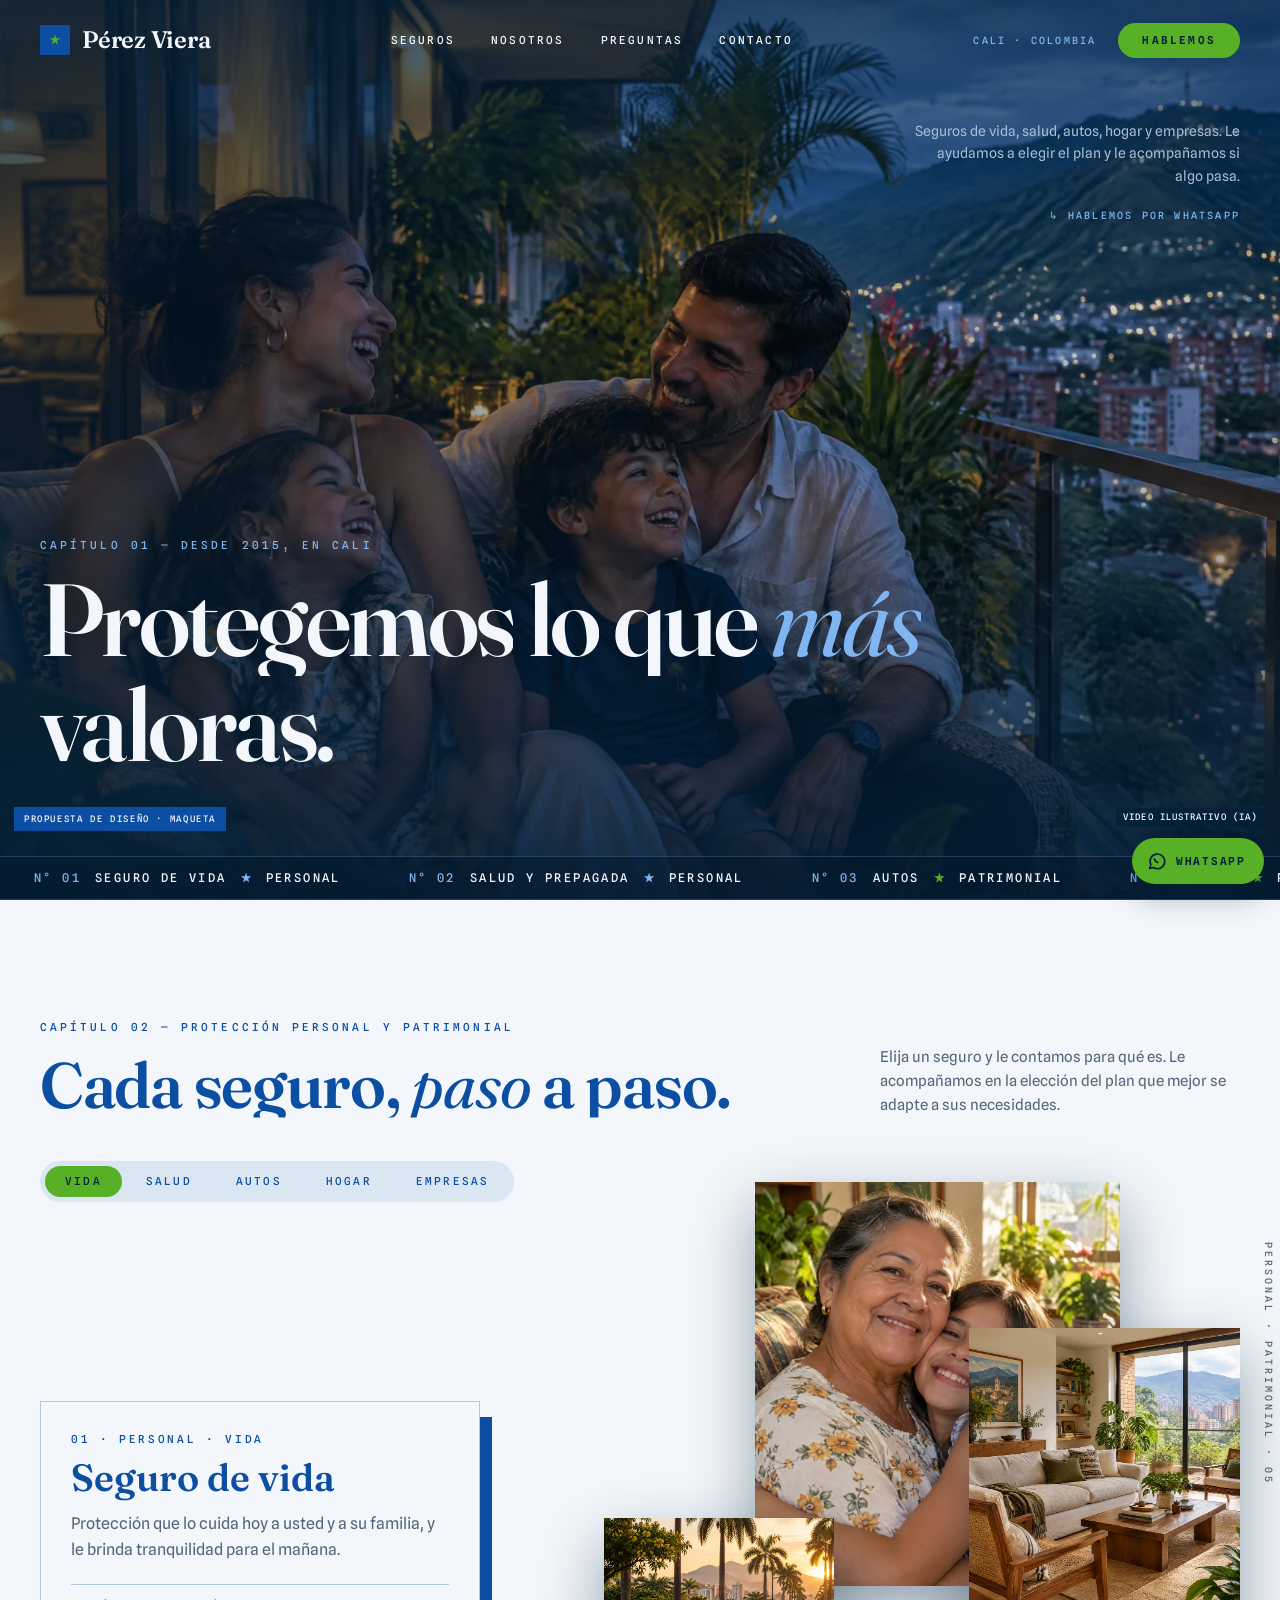
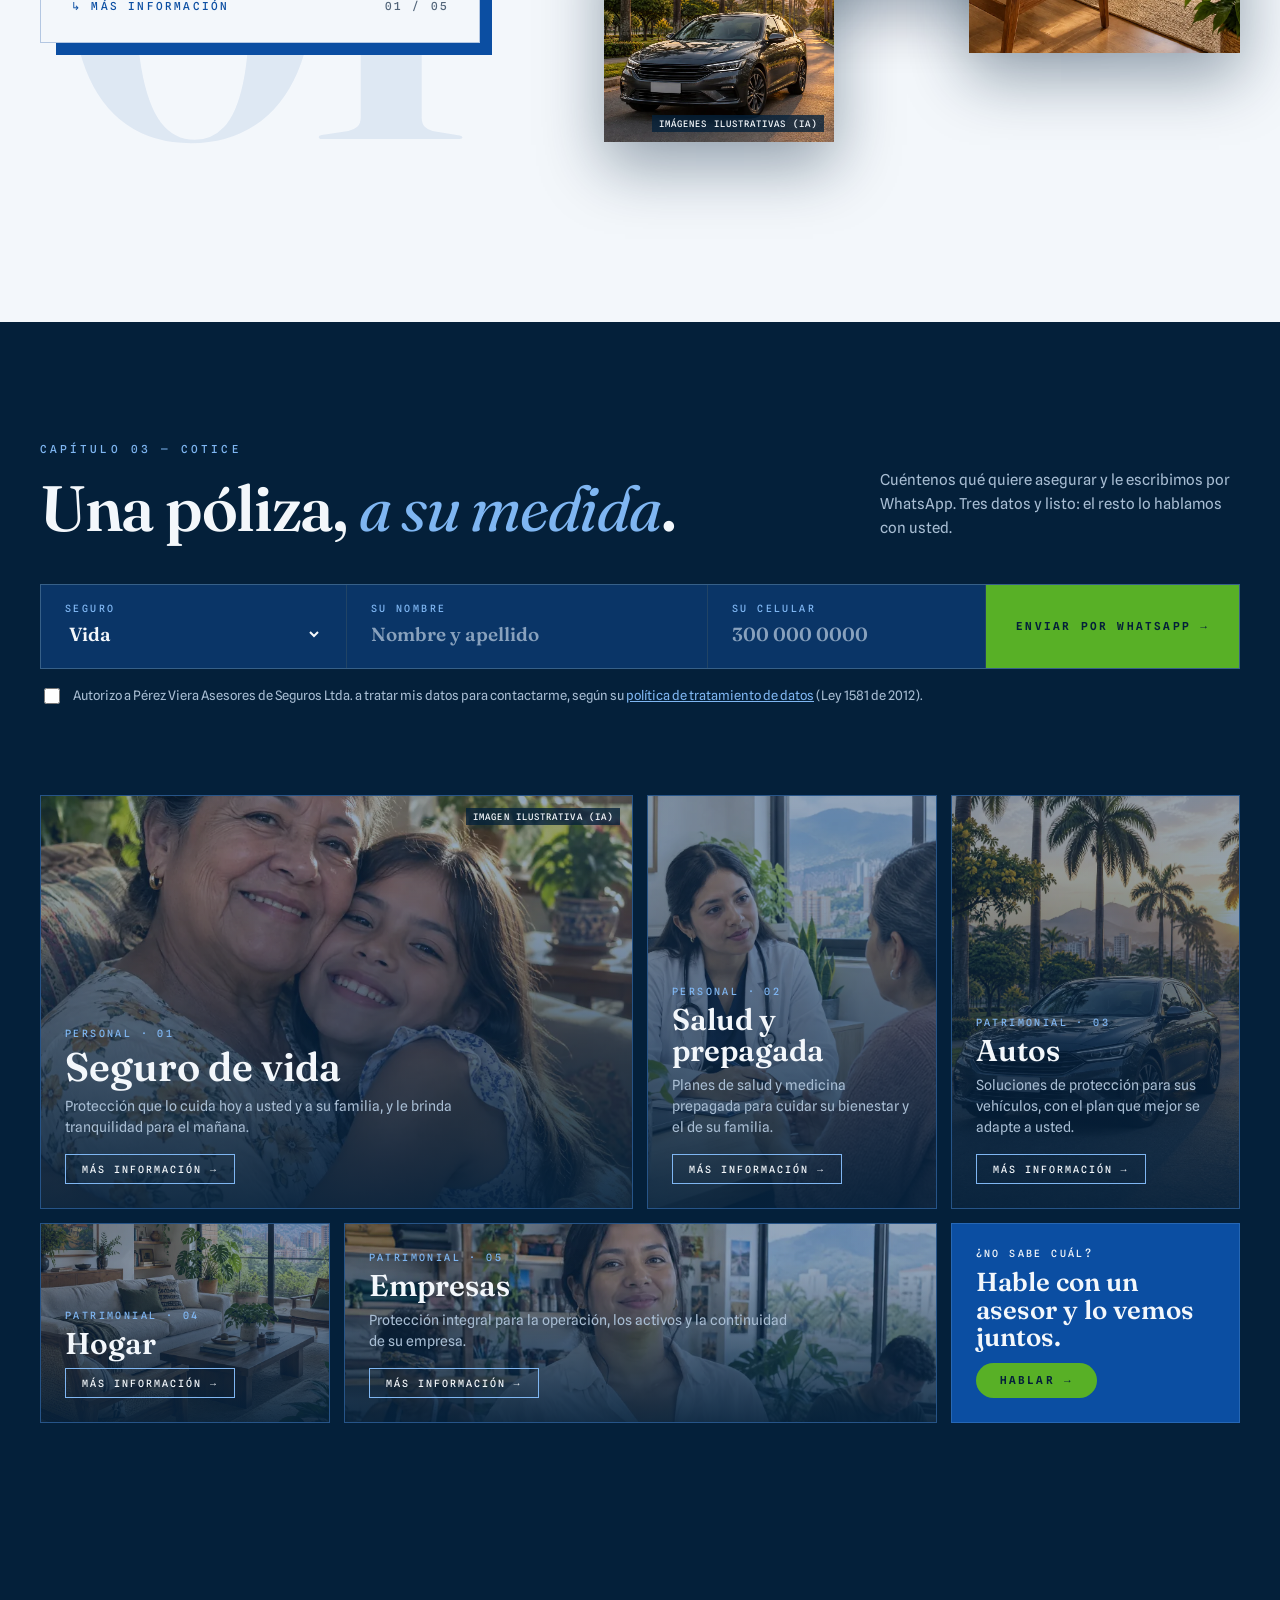
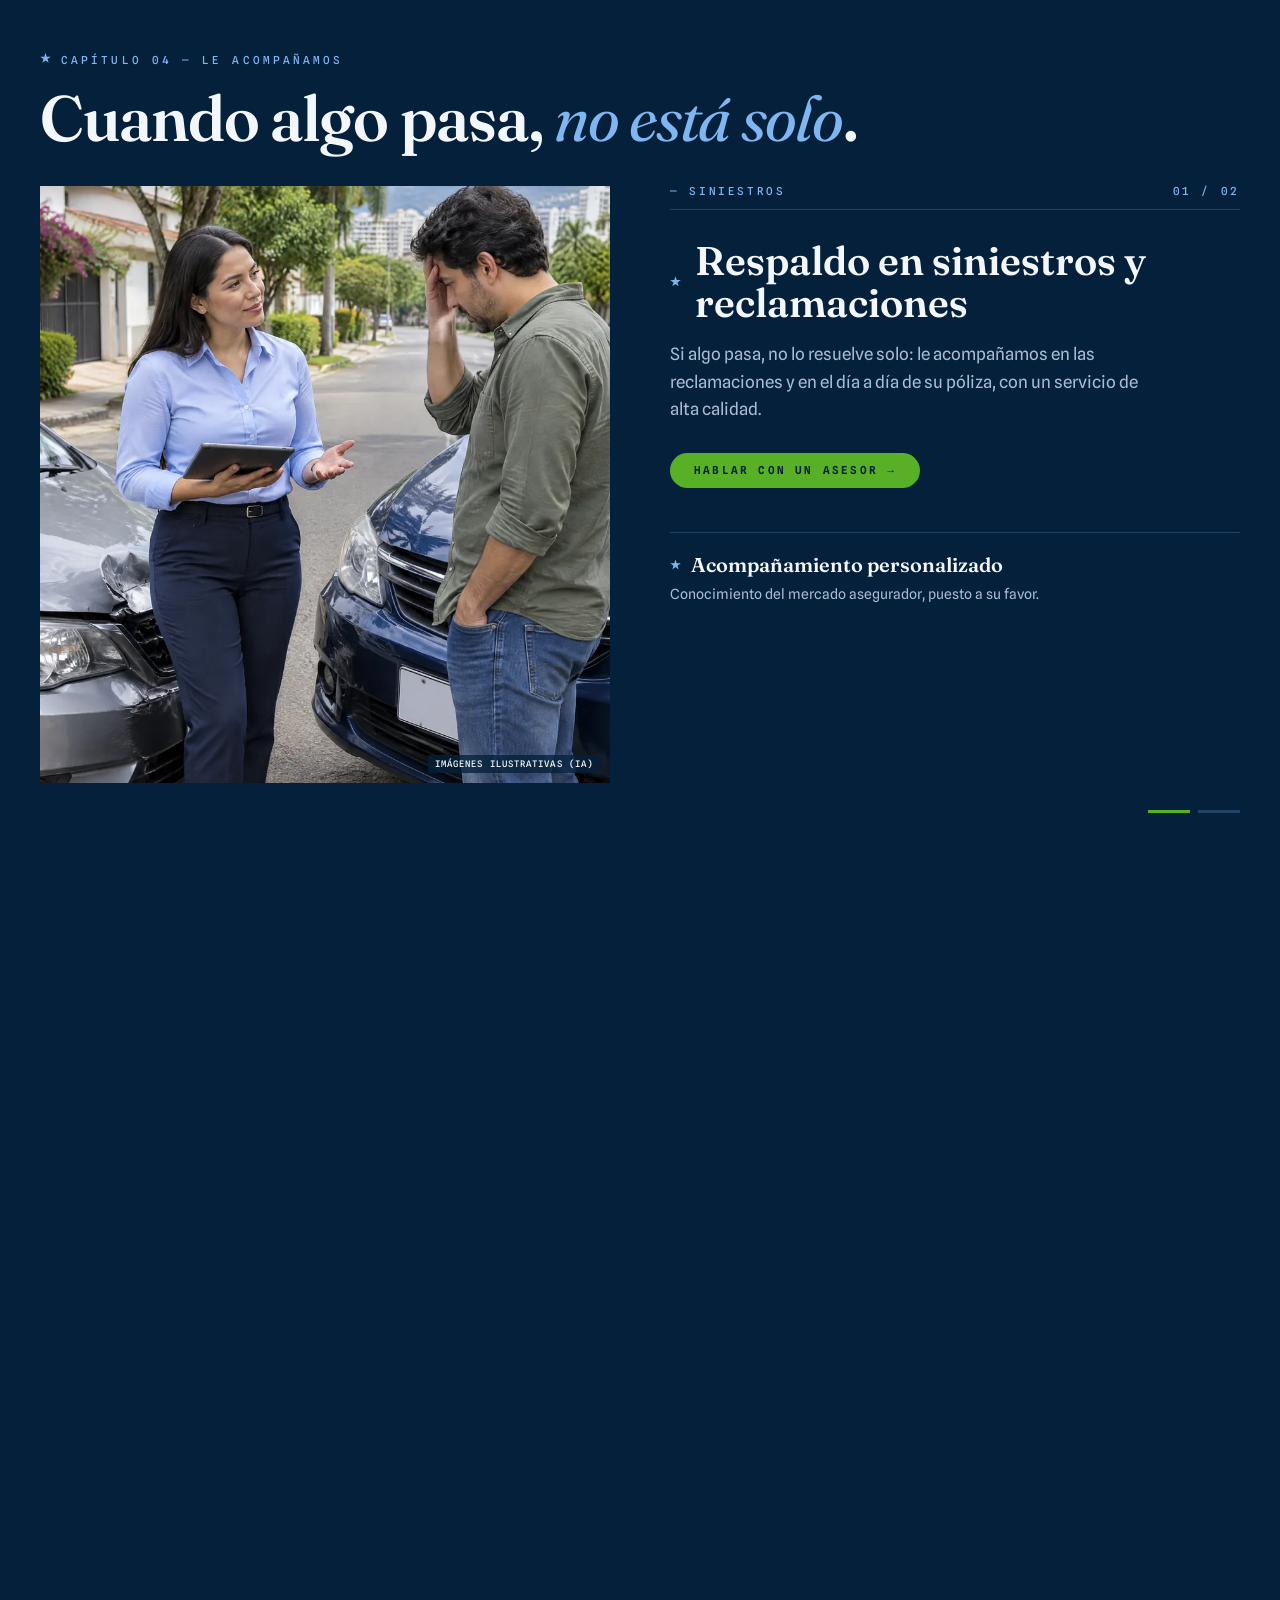
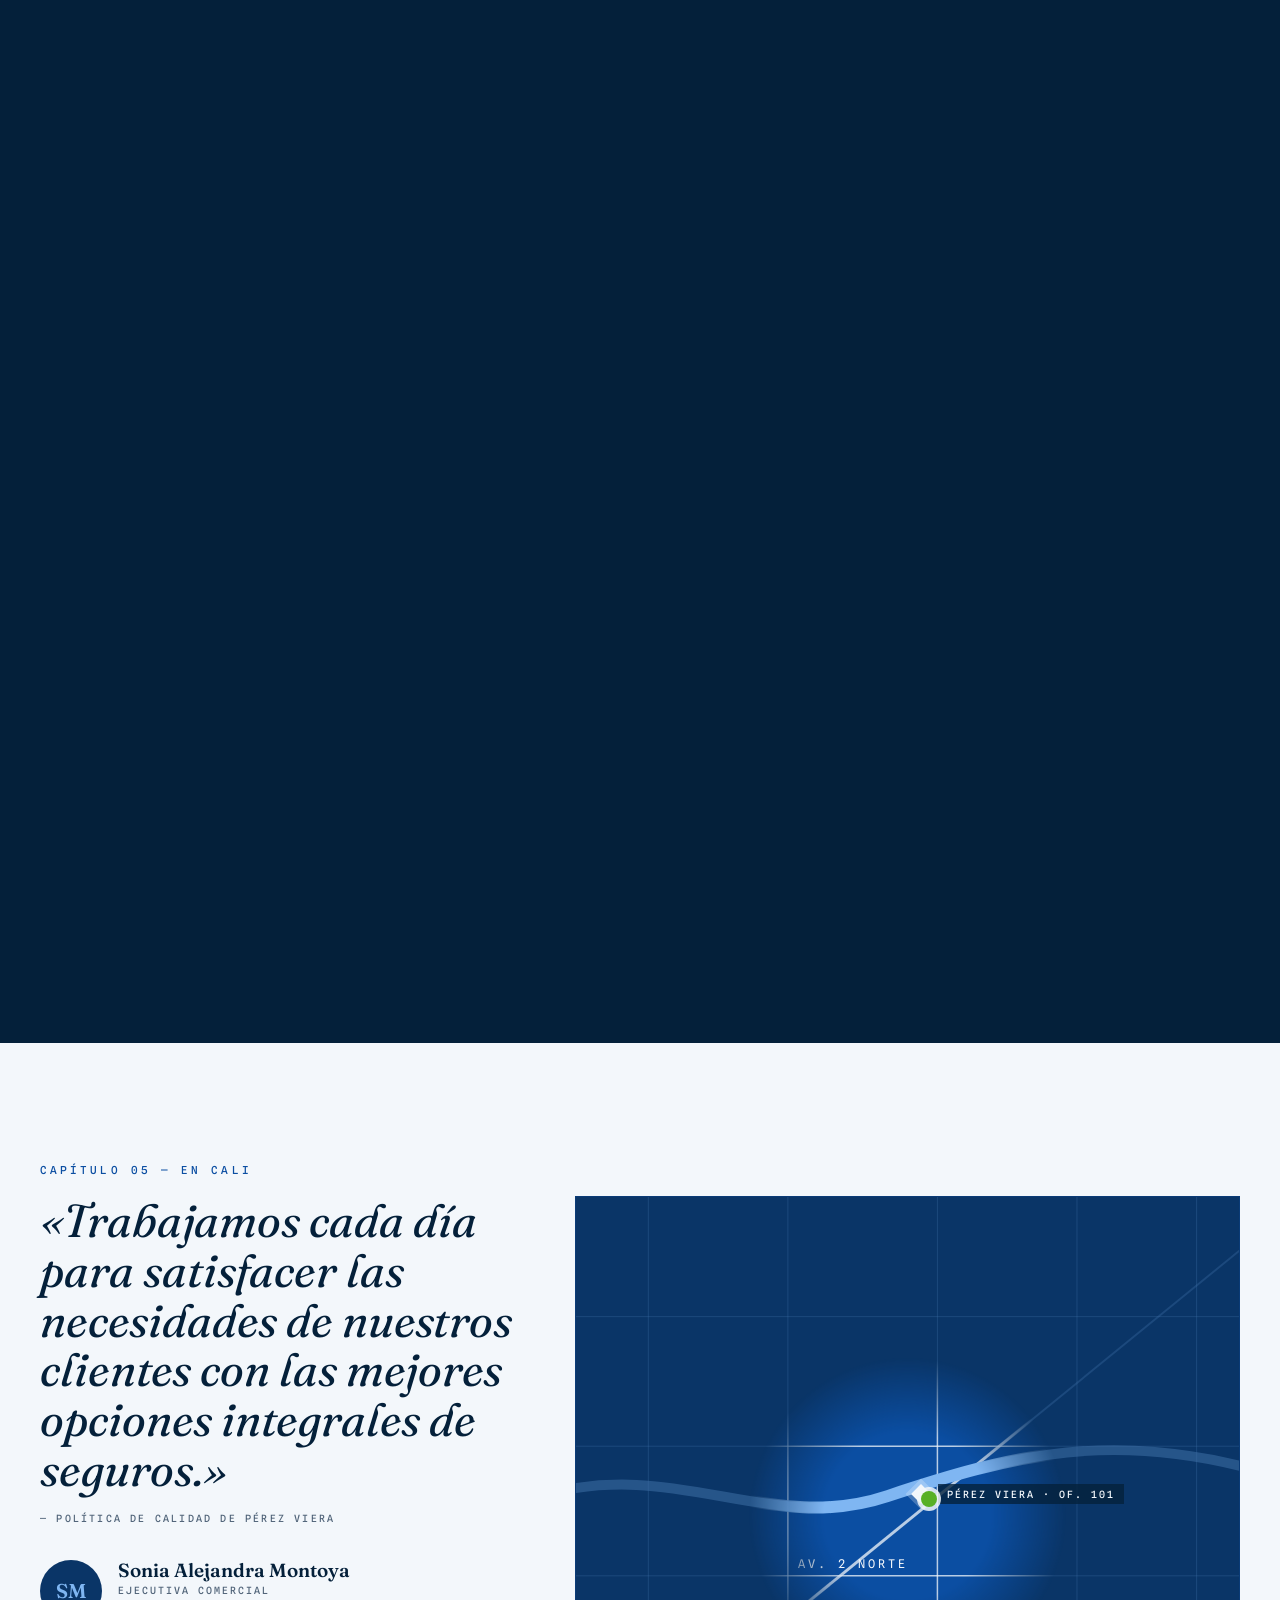
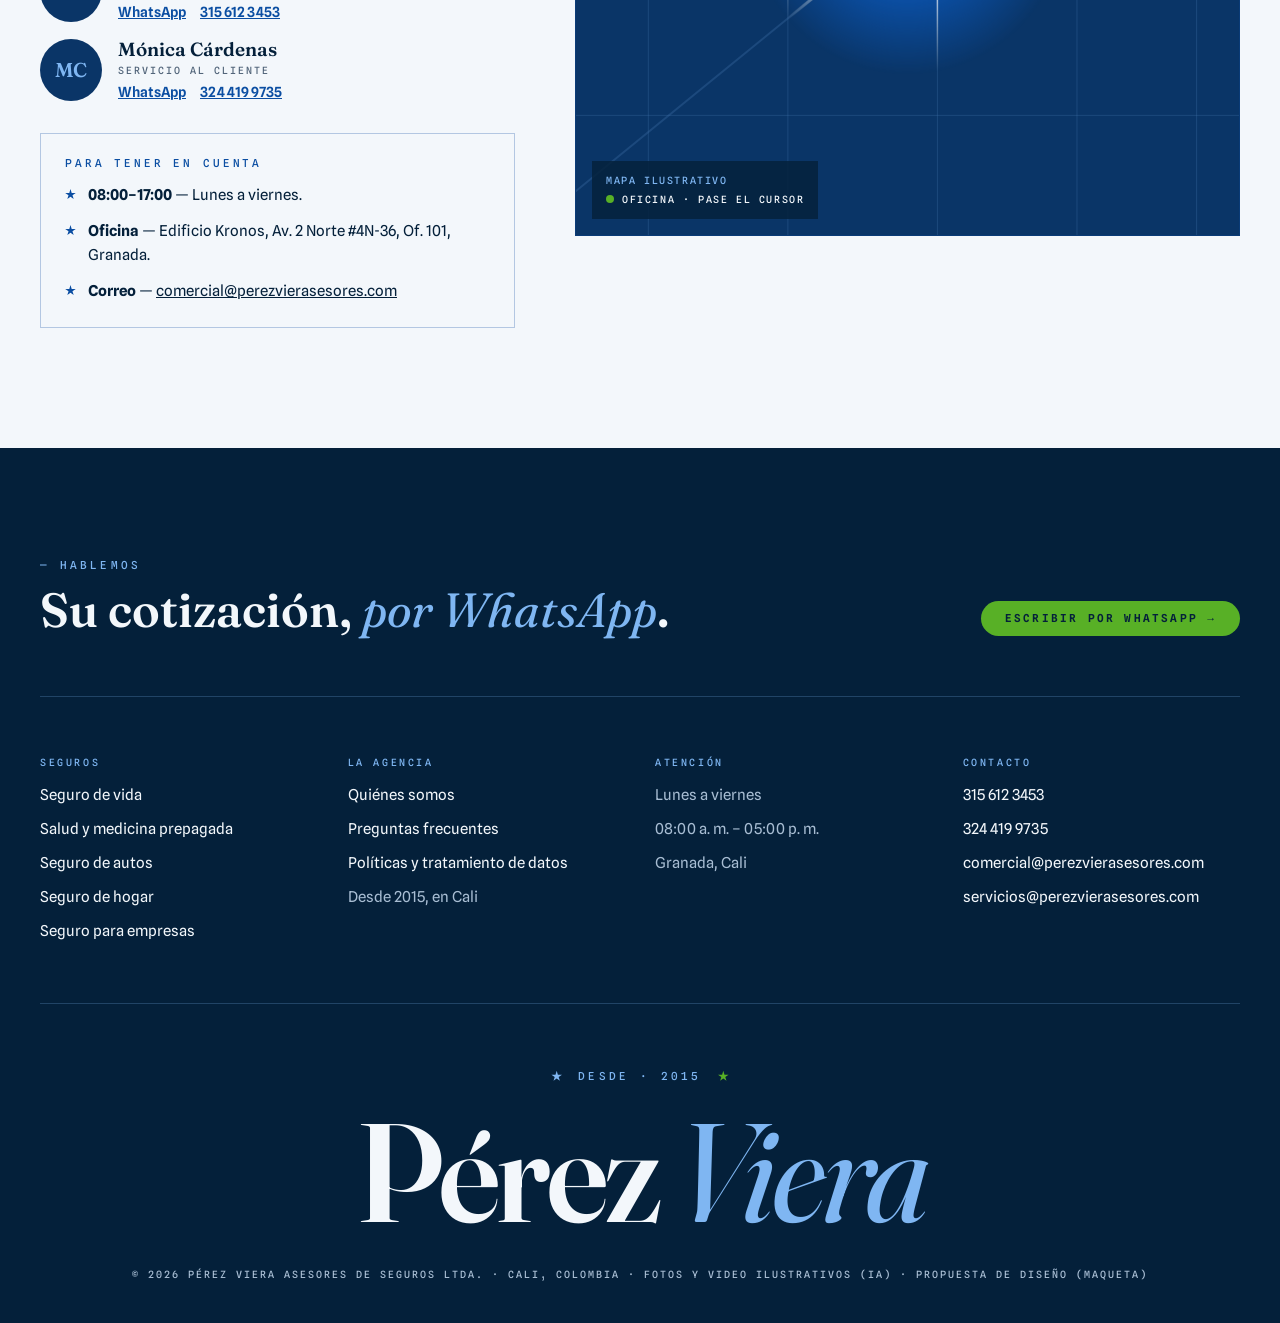
<file: index.html>
<!doctype html>
<html lang="es-CO">
  <head>
    <meta charset="utf-8" />
    <meta name="viewport" content="width=device-width, initial-scale=1" />
    <!-- Propuesta de diseño de Dox para Pérez Viera Asesores (31-10-2026). Maqueta local: no publicada. -->
    <meta name="robots" content="noindex, nofollow" />
    <title>Pérez Viera Asesores de Seguros · Cali</title>
    <meta
      name="description"
      content="Agencia de seguros en Cali desde 2015: vida, salud y medicina prepagada, autos, hogar y empresas. Cotice por WhatsApp."
    />
    <meta property="og:type" content="website" />
    <meta property="og:locale" content="es_CO" />
    <meta property="og:site_name" content="Pérez Viera Asesores de Seguros" />
    <meta property="og:title" content="Pérez Viera Asesores de Seguros · Cali" />
    <meta
      property="og:description"
      content="Agencia de seguros en Cali desde 2015: vida, salud y medicina prepagada, autos, hogar y empresas. Cotice por WhatsApp."
    />
    <meta property="og:url" content="https://project-perez-viera.vercel.app/" />
    <meta property="og:image" content="https://project-perez-viera.vercel.app/img/og.jpg" />
    <meta property="og:image:width" content="1200" />
    <meta property="og:image:height" content="630" />
    <link rel="preconnect" href="https://fonts.googleapis.com" />
    <link rel="preconnect" href="https://fonts.gstatic.com" crossorigin />
    <link
      rel="stylesheet"
      href="https://fonts.googleapis.com/css2?family=Fraunces:ital,opsz,wght@0,9..144,400;0,9..144,600;1,9..144,400&family=Spline+Sans:wght@400;500;600&family=Spline+Sans+Mono:wght@500;600&display=swap"
    />
    <link rel="stylesheet" href="css/estilos.css" />
  </head>
  <body>
    <!-- BARRA -->
    <header class="barra" id="barra">
      <div class="contenedor">
        <a class="marca" href="index.html">
          <span class="marca-sello" aria-hidden="true"><span class="estrella verde"></span></span>
          <span class="marca-nombre">Pérez Viera</span>
        </a>
        <nav class="menu" aria-label="Secciones">
          <div class="menu-grupo">
            <a href="index.html#seguros" class="menu-abre">Seguros</a>
            <ul class="menu-lista">
            <li><a href="seguro-de-vida.html">Vida</a></li>
            <li><a href="seguro-de-salud.html">Salud</a></li>
            <li><a href="seguro-de-autos.html">Autos</a></li>
            <li><a href="seguro-de-hogar.html">Hogar</a></li>
            <li><a href="seguro-de-empresas.html">Empresas</a></li>
            </ul>
          </div>
        <a href="nosotros.html">Nosotros</a>
        <a href="preguntas-frecuentes.html">Preguntas</a>
        <a href="contacto.html">Contacto</a>
        </nav>
        <div class="barra-derecha">
          <span class="barra-lugar">Cali · Colombia</span>
          <a class="boton" href="contacto.html">Hablemos</a>
          <button class="menu-boton" type="button" aria-expanded="false" aria-controls="menuMovil" aria-label="Abrir el menú">
            <span></span><span></span>
          </button>
        </div>
      </div>
      <nav class="menu-movil" id="menuMovil" aria-label="Menú" hidden>
      <a href="index.html" aria-current="page">Inicio</a>
      <a href="seguro-de-vida.html">Seguro de vida</a>
      <a href="seguro-de-salud.html">Seguro de salud</a>
      <a href="seguro-de-autos.html">Seguro de autos</a>
      <a href="seguro-de-hogar.html">Seguro de hogar</a>
      <a href="seguro-de-empresas.html">Seguro de empresas</a>
      <a href="nosotros.html">Nosotros</a>
      <a href="preguntas-frecuentes.html">Preguntas</a>
      <a href="contacto.html">Contacto</a>
      </nav>
    </header>
    <!-- /BARRA -->

    <main>
      <!-- 01 · Portada -->
      <section class="portada" id="inicio" aria-labelledby="portada-titulo">
        <video
          class="portada-video"
          autoplay
          muted
          loop
          playsinline
          poster="img/hero.webp"
          aria-hidden="true"
        >
          <source src="video/portada.mp4" type="video/mp4" />
        </video>
        <div class="portada-velo"></div>
        <span class="etiqueta-ia">Video ilustrativo (IA)</span>
        <div class="contenedor portada-contenido">
          <div class="portada-arriba">
            <p>
              Seguros de vida, salud, autos, hogar y empresas. Le ayudamos a elegir el plan y le acompañamos si algo
              pasa.
            </p>
            <a href="#cotizar">↳ Hablemos por WhatsApp</a>
          </div>
          <div>
            <p class="cejilla">Capítulo 01 — Desde 2015, en Cali</p>
            <h1 id="portada-titulo" data-palabras>Protegemos lo que <em>más</em> valoras.</h1>
          </div>
        </div>
        <div class="coordenadas" aria-hidden="true">
          <div class="coordenadas-pista">
            <span><b>N° 01</b> Seguro de vida <i class="estrella"></i> Personal</span>
            <span><b>N° 02</b> Salud y prepagada <i class="estrella"></i> Personal</span>
            <span><b>N° 03</b> Autos <i class="estrella verde"></i> Patrimonial</span>
            <span><b>N° 04</b> Hogar <i class="estrella verde"></i> Patrimonial</span>
            <span><b>N° 05</b> Empresas <i class="estrella verde"></i> Patrimonial</span>
            <span><b>Cali</b> 3.4516° N <i class="estrella"></i> 76.5320° O</span>
            <span><b>N° 01</b> Seguro de vida <i class="estrella"></i> Personal</span>
            <span><b>N° 02</b> Salud y prepagada <i class="estrella"></i> Personal</span>
            <span><b>N° 03</b> Autos <i class="estrella verde"></i> Patrimonial</span>
            <span><b>N° 04</b> Hogar <i class="estrella verde"></i> Patrimonial</span>
            <span><b>N° 05</b> Empresas <i class="estrella verde"></i> Patrimonial</span>
            <span><b>Cali</b> 3.4516° N <i class="estrella"></i> 76.5320° O</span>
          </div>
        </div>
      </section>

      <!-- 02 · Seguros -->
      <section class="seguros" id="seguros" aria-labelledby="seguros-titulo" data-revelar>
        <div class="contenedor">
          <div class="cabeza">
            <div>
              <p class="cejilla">Capítulo 02 — Protección personal y patrimonial</p>
              <h2 class="titulo descubrir" id="seguros-titulo">Cada seguro, <em>paso</em> a paso.</h2>
            </div>
            <p class="nota">
              Elija un seguro y le contamos para qué es. Le acompañamos en la elección del plan que mejor se adapte a
              sus necesidades.
            </p>
          </div>

          <div class="pastillas" role="tablist" aria-label="Seguros">
            <button class="pastilla" role="tab" aria-selected="true" aria-controls="ficha" data-seguro="0">Vida</button>
            <button class="pastilla" role="tab" aria-selected="false" aria-controls="ficha" data-seguro="1">Salud</button>
            <button class="pastilla" role="tab" aria-selected="false" aria-controls="ficha" data-seguro="2">Autos</button>
            <button class="pastilla" role="tab" aria-selected="false" aria-controls="ficha" data-seguro="3">Hogar</button>
            <button class="pastilla" role="tab" aria-selected="false" aria-controls="ficha" data-seguro="4">Empresas</button>
          </div>

          <div class="escenario">
            <p class="numeral" aria-hidden="true" data-paralaje="0.12">01</p>
            <article class="ficha" id="ficha" role="tabpanel" aria-live="polite">
              <p class="ficha-nivel cambia" id="fichaNivel">01 · Personal · Vida</p>
              <h3 class="cambia" id="fichaTitulo">Seguro de vida</h3>
              <p class="cambia" id="fichaTexto">
                Protección que lo cuida hoy a usted y a su familia, y le brinda tranquilidad para el mañana.
              </p>
              <div class="ficha-pie">
                <a href="seguro-de-vida.html" id="fichaEnlace">↳ Más información</a>
                <span id="fichaCuenta">01 / 05</span>
              </div>
            </article>
            <div class="pila" aria-hidden="true">
              <div class="capa capa-1" data-paralaje="-0.10"><img id="pilaPrincipal" src="img/vida.webp" alt="" /></div>
              <div class="capa capa-2" data-paralaje="-0.22"><img src="img/hogar.webp" alt="" /></div>
              <div class="capa capa-3" data-paralaje="-0.34">
                <img src="img/autos.webp" alt="" /><span class="etiqueta-ia">Imágenes ilustrativas (IA)</span>
              </div>
              <span class="pila-vertical">Personal · Patrimonial · 05</span>
            </div>
          </div>
        </div>
      </section>

      <!-- 03 · Cotizar -->
      <section class="cotizar noche" id="cotizar" aria-labelledby="cotizar-titulo" data-revelar>
        <div class="contenedor">
          <div class="cabeza">
            <div>
              <p class="cejilla">Capítulo 03 — Cotice</p>
              <h2 class="titulo" id="cotizar-titulo">Una póliza, <em class="enrollar">a su medida</em>.</h2>
            </div>
            <p class="nota">
              Cuéntenos qué quiere asegurar y le escribimos por WhatsApp. Tres datos y listo: el resto lo hablamos con
              usted.
            </p>
          </div>

          <form class="cotizador-formulario" id="cotizador" novalidate>
            <div class="cotizador">
              <div class="campo">
                <label for="campoSeguro">Seguro</label>
                <select id="campoSeguro" name="seguro">
                  <option>Vida</option>
                  <option>Salud y medicina prepagada</option>
                  <option>Autos</option>
                  <option>Hogar</option>
                  <option>Empresas</option>
                </select>
              </div>
              <div class="campo">
                <label for="campoNombre">Su nombre</label>
                <input id="campoNombre" name="nombre" type="text" autocomplete="name" placeholder="Nombre y apellido" />
              </div>
              <div class="campo">
                <label for="campoCelular">Su celular</label>
                <input
                  id="campoCelular"
                  name="celular"
                  type="tel"
                  inputmode="tel"
                  autocomplete="tel"
                  placeholder="300 000 0000"
                />
              </div>
              <button class="cotizador-enviar" type="submit">Enviar por WhatsApp →</button>
            </div>
            <label class="permiso">
              <input type="checkbox" id="campoPermiso" name="permiso" />
              <span>
                Autorizo a Pérez Viera Asesores de Seguros Ltda. a tratar mis datos para contactarme, según su
                <a href="politicas.html#datos">política de tratamiento de datos</a>
                (Ley 1581 de 2012).
              </span>
            </label>
            <p class="aviso-cotizador" id="avisoCotizador" role="status"></p>
          </form>

          <div class="bento">
            <article class="baldosa baldosa-vida" style="--retraso: 0.05s">
              <img src="img/vida.webp" alt="" />
              <span class="etiqueta-ia">Imagen ilustrativa (IA)</span>
              <p class="baldosa-tipo">Personal · 01</p>
              <h3>Seguro de vida</h3>
              <p>Protección que lo cuida hoy a usted y a su familia, y le brinda tranquilidad para el mañana.</p>
              <div><a class="boton-linea" href="seguro-de-vida.html">Más información →</a></div>
            </article>
            <article class="baldosa baldosa-salud" style="--retraso: 0.13s">
              <img src="img/salud.webp" alt="" />
              <p class="baldosa-tipo">Personal · 02</p>
              <h3>Salud y prepagada</h3>
              <p>Planes de salud y medicina prepagada para cuidar su bienestar y el de su familia.</p>
              <div>
                <a class="boton-linea" href="seguro-de-salud.html">Más información →</a>
              </div>
            </article>
            <article class="baldosa baldosa-autos" style="--retraso: 0.21s">
              <img src="img/autos.webp" alt="" />
              <p class="baldosa-tipo">Patrimonial · 03</p>
              <h3>Autos</h3>
              <p>Soluciones de protección para sus vehículos, con el plan que mejor se adapte a usted.</p>
              <div><a class="boton-linea" href="seguro-de-autos.html">Más información →</a></div>
            </article>
            <article class="baldosa baldosa-hogar" style="--retraso: 0.29s">
              <img src="img/hogar.webp" alt="" />
              <p class="baldosa-tipo">Patrimonial · 04</p>
              <h3>Hogar</h3>
              <div><a class="boton-linea" href="seguro-de-hogar.html">Más información →</a></div>
            </article>
            <article class="baldosa baldosa-empresas" style="--retraso: 0.37s">
              <img src="img/empresas.webp" alt="" />
              <p class="baldosa-tipo">Patrimonial · 05</p>
              <h3>Empresas</h3>
              <p>Protección integral para la operación, los activos y la continuidad de su empresa.</p>
              <div><a class="boton-linea" href="seguro-de-empresas.html">Más información →</a></div>
            </article>
            <article class="baldosa baldosa-asesor" style="--retraso: 0.45s">
              <p class="baldosa-tipo">¿No sabe cuál?</p>
              <h3>Hable con un asesor y lo vemos juntos.</h3>
              <div><a class="boton" href="#contacto">Hablar →</a></div>
            </article>
          </div>
        </div>
      </section>

      <!-- 04 · Acompañamiento: bloque fijo que cambia a mitad de camino -->
      <section class="acompana noche" id="acompanamiento" aria-labelledby="acompana-titulo" data-revelar>
        <div class="acompana-fijo">
          <div class="contenedor acompana-cabeza">
            <div>
              <p class="cejilla"><span class="estrella"></span> Capítulo 04 — Le acompañamos</p>
              <h2 class="titulo" id="acompana-titulo">Cuando algo pasa, <em>no está solo</em>.</h2>
            </div>
          </div>
          <div class="contenedor acompana-cuerpo">
            <div class="acompana-imagen">
              <img id="imagenA" src="img/siniestros.webp" alt="Asesora acompañando a un conductor después de un choque leve" />
              <img
                id="imagenB"
                src="img/renovaciones.webp"
                alt="Asesora revisando una póliza con una pareja"
                style="opacity: 0"
              />
              <span class="etiqueta-ia">Imágenes ilustrativas (IA)</span>
            </div>
            <div class="acompana-textos">
              <article class="panel activo" id="panelA">
                <div class="panel-foto"><img src="img/siniestros.webp" alt="" /></div>
                <div class="panel-cabeza"><span>— Siniestros</span><span>01 / 02</span></div>
                <div class="panel-titulo">
                  <span class="estrella"></span>
                  <h3>Respaldo en siniestros y reclamaciones</h3>
                </div>
                <p>
                  Si algo pasa, no lo resuelve solo: le acompañamos en las reclamaciones y en el día a día de su póliza,
                  con un servicio de alta calidad.
                </p>
                <a class="boton" href="#contacto">Hablar con un asesor →</a>
                <div class="panel-sub">
                  <h4><span class="estrella"></span>Acompañamiento personalizado</h4>
                  <p>Conocimiento del mercado asegurador, puesto a su favor.</p>
                </div>
              </article>
              <article class="panel" id="panelB">
                <div class="panel-foto"><img src="img/renovaciones.webp" alt="" /></div>
                <div class="panel-cabeza"><span>— Vencimientos</span><span>02 / 02</span></div>
                <div class="panel-titulo">
                  <span class="estrella"></span>
                  <h3>Su póliza, siempre al día</h3>
                </div>
                <p>
                  Estamos pendientes de los vencimientos para que su protección no se quede a medias, y le ayudamos a
                  ajustar el plan cuando su vida cambia.
                </p>
                <a class="boton" href="#contacto">Hablar con un asesor →</a>
                <div class="panel-sub">
                  <h4><span class="estrella"></span>Talento humano calificado</h4>
                  <p>Expertos en todo tipo de seguros, con amabilidad, eficiencia y profesionalismo.</p>
                </div>
              </article>
            </div>
          </div>
          <div class="progreso" aria-hidden="true">
            <span class="activo" id="progreso0"></span><span id="progreso1"></span>
          </div>
        </div>
      </section>

      <!-- 05 · En Cali -->
      <section class="cali" id="contacto" aria-labelledby="cali-titulo" data-revelar>
        <div class="contenedor">
          <p class="cejilla" id="cali-titulo">Capítulo 05 — En Cali</p>
          <div class="cali-rejilla">
            <div>
              <blockquote class="cita">
                «Trabajamos cada día para satisfacer las necesidades de nuestros clientes con las mejores opciones
                integrales de seguros.»
              </blockquote>
              <p class="cita-firma">— Política de calidad de Pérez Viera</p>

              <div class="asesoras">
                <div class="asesora">
                  <span class="asesora-foto" aria-hidden="true">SM</span>
                  <div>
                    <p class="asesora-nombre">Sonia Alejandra Montoya</p>
                    <p class="asesora-rol">Ejecutiva comercial</p>
                    <div class="asesora-contacto">
                      <a href="https://wa.me/573156123453" target="_blank" rel="noopener">WhatsApp</a>
                      <a href="tel:+573156123453">315 612 3453</a>
                    </div>
                  </div>
                </div>
                <div class="asesora">
                  <span class="asesora-foto" aria-hidden="true">MC</span>
                  <div>
                    <p class="asesora-nombre">Mónica Cárdenas</p>
                    <p class="asesora-rol">Servicio al cliente</p>
                    <div class="asesora-contacto">
                      <a href="https://wa.me/573244199735" target="_blank" rel="noopener">WhatsApp</a>
                      <a href="tel:+573244199735">324 419 9735</a>
                    </div>
                  </div>
                </div>
              </div>

              <div class="notas">
                <p class="notas-titulo">Para tener en cuenta</p>
                <ul>
                  <li><span class="estrella"></span><span><b>08:00–17:00</b> — Lunes a viernes.</span></li>
                  <li>
                    <span class="estrella"></span
                    ><span><b>Oficina</b> — Edificio Kronos, Av. 2 Norte #4N-36, Of. 101, Granada.</span>
                  </li>
                  <li>
                    <span class="estrella"></span
                    ><span
                      ><b>Correo</b> —
                      <a href="mailto:comercial@perezvierasesores.com">comercial@perezvierasesores.com</a></span
                    >
                  </li>
                </ul>
              </div>
            </div>

            <div class="mapa" id="mapa" aria-label="Mapa ilustrativo de la oficina en Granada, Cali">
              <svg class="mapa-base" viewBox="0 0 700 640" preserveAspectRatio="xMidYMid slice" aria-hidden="true">
                <g fill="none" stroke="#7fb6f2" stroke-opacity="0.35" stroke-width="1">
                  <path d="M0 120 H700 M0 250 H700 M0 380 H700 M0 520 H700" />
                  <path d="M90 0 V640 M230 0 V640 M380 0 V640 M520 0 V640 M640 0 V640" />
                  <path d="M0 610 L700 40" stroke-width="2" />
                </g>
                <path d="M-20 300 C 120 260 210 340 330 300 S 560 230 720 280" fill="none" stroke="#7fb6f2" stroke-opacity="0.55" stroke-width="10" />
              </svg>
              <svg class="mapa-luz" viewBox="0 0 700 640" preserveAspectRatio="xMidYMid slice" aria-hidden="true">
                <rect width="700" height="640" fill="#0b4ea2" />
                <g fill="none" stroke="#f3f7fb" stroke-opacity="0.75" stroke-width="1.5">
                  <path d="M0 120 H700 M0 250 H700 M0 380 H700 M0 520 H700" />
                  <path d="M90 0 V640 M230 0 V640 M380 0 V640 M520 0 V640 M640 0 V640" />
                  <path d="M0 610 L700 40" stroke-width="3" />
                </g>
                <path d="M-20 300 C 120 260 210 340 330 300 S 560 230 720 280" fill="none" stroke="#7fb6f2" stroke-width="12" />
                <g fill="#f3f7fb" font-family="Spline Sans Mono, monospace" font-size="12" letter-spacing="3">
                  <text x="40" y="262">RÍO CALI</text>
                  <text x="240" y="372">AV. 2 NORTE</text>
                  <text x="100" y="112">GRANADA</text>
                </g>
              </svg>
              <div class="mapa-ancla"><i></i><span>Pérez Viera · Of. 101</span></div>
              <div class="joya" style="top: 46%; left: 52%">
                <button class="joya-punto" aria-label="Ver la oficina"></button>
                <div class="joya-tarjeta">
                  <p class="joya-tipo">Oficina · Granada</p>
                  <p class="joya-nombre">Edificio Kronos, Of. 101</p>
                  <p class="joya-texto">
                    Av. 2 Norte #4N-36, Cali.
                    <a
                      href="https://www.google.com/maps/search/?api=1&query=Edificio%20Kronos%20Av.%202%20Norte%204N-36%20Cali"
                      target="_blank"
                      rel="noopener"
                      >Cómo llegar →</a
                    >
                  </p>
                </div>
              </div>
              <div class="mapa-leyenda"><b>Mapa ilustrativo</b><i></i>Oficina<span class="solo-cursor"> · pase el cursor</span></div>
            </div>
          </div>
        </div>
      </section>
    </main>

    <!-- PIE -->
    <footer class="pie" data-revelar>
      <div class="contenedor">
        <div class="pie-llamada">
          <div>
            <p class="cejilla">— Hablemos</p>
            <h2>Su cotización, <em>por WhatsApp</em>.</h2>
          </div>
          <a class="boton" href="https://wa.me/573156123453?text=Hola%2C%20quiero%20informaci%C3%B3n%20sobre%20un%20seguro." target="_blank" rel="noopener">Escribir por WhatsApp →</a>
        </div>

        <div class="pie-columnas">
          <div>
            <h3>Seguros</h3>
            <ul>
              <li><a href="seguro-de-vida.html">Seguro de vida</a></li>
              <li><a href="seguro-de-salud.html">Salud y medicina prepagada</a></li>
              <li><a href="seguro-de-autos.html">Seguro de autos</a></li>
              <li><a href="seguro-de-hogar.html">Seguro de hogar</a></li>
              <li><a href="seguro-de-empresas.html">Seguro para empresas</a></li>
            </ul>
          </div>
          <div>
            <h3>La agencia</h3>
            <ul>
              <li><a href="nosotros.html">Quiénes somos</a></li>
              <li><a href="preguntas-frecuentes.html">Preguntas frecuentes</a></li>
              <li><a href="politicas.html">Políticas y tratamiento de datos</a></li>
              <li>Desde 2015, en Cali</li>
            </ul>
          </div>
          <div>
            <h3>Atención</h3>
            <ul>
              <li>Lunes a viernes</li>
              <li>08:00 a. m. – 05:00 p. m.</li>
              <li>Granada, Cali</li>
            </ul>
          </div>
          <div>
            <h3>Contacto</h3>
            <ul>
              <li><a href="tel:+573156123453">315 612 3453</a></li>
              <li><a href="tel:+573244199735">324 419 9735</a></li>
              <li><a href="mailto:comercial@perezvierasesores.com">comercial@perezvierasesores.com</a></li>
              <li><a href="mailto:servicios@perezvierasesores.com">servicios@perezvierasesores.com</a></li>
            </ul>
          </div>
        </div>

        <div class="pie-grande">
          <div class="pie-sellos" aria-hidden="true">
            <span class="estrella"></span><span>Desde · 2015</span><span class="estrella verde"></span>
          </div>
          <p class="pie-logo" aria-hidden="true">Pérez <em>Viera</em></p>
          <p class="pie-letra">
            © 2026 Pérez Viera Asesores de Seguros Ltda. · Cali, Colombia · Fotos y video ilustrativos (IA) · Propuesta de diseño (maqueta)
          </p>
        </div>
      </div>
    </footer>
    <a class="whatsapp-flotante" href="https://wa.me/573156123453?text=Hola%2C%20quiero%20informaci%C3%B3n%20sobre%20un%20seguro." target="_blank" rel="noopener" aria-label="Escribir por WhatsApp">
      <svg viewBox="0 0 24 24" aria-hidden="true"><path d="M4 20l1.3-3.9A8 8 0 1 1 8 19.1L4 20z" fill="none" stroke="currentColor" stroke-width="1.8" stroke-linejoin="round"/><path d="M9 9.5c.3 1.9 1.9 3.6 3.9 4.1" fill="none" stroke="currentColor" stroke-width="1.8" stroke-linecap="round"/></svg>
      <span>WhatsApp</span>
    </a>
    <!-- /PIE -->

    <p class="propuesta">Propuesta de diseño · maqueta</p>
    <script src="js/movimiento.js"></script>
  </body>
</html>
</file>
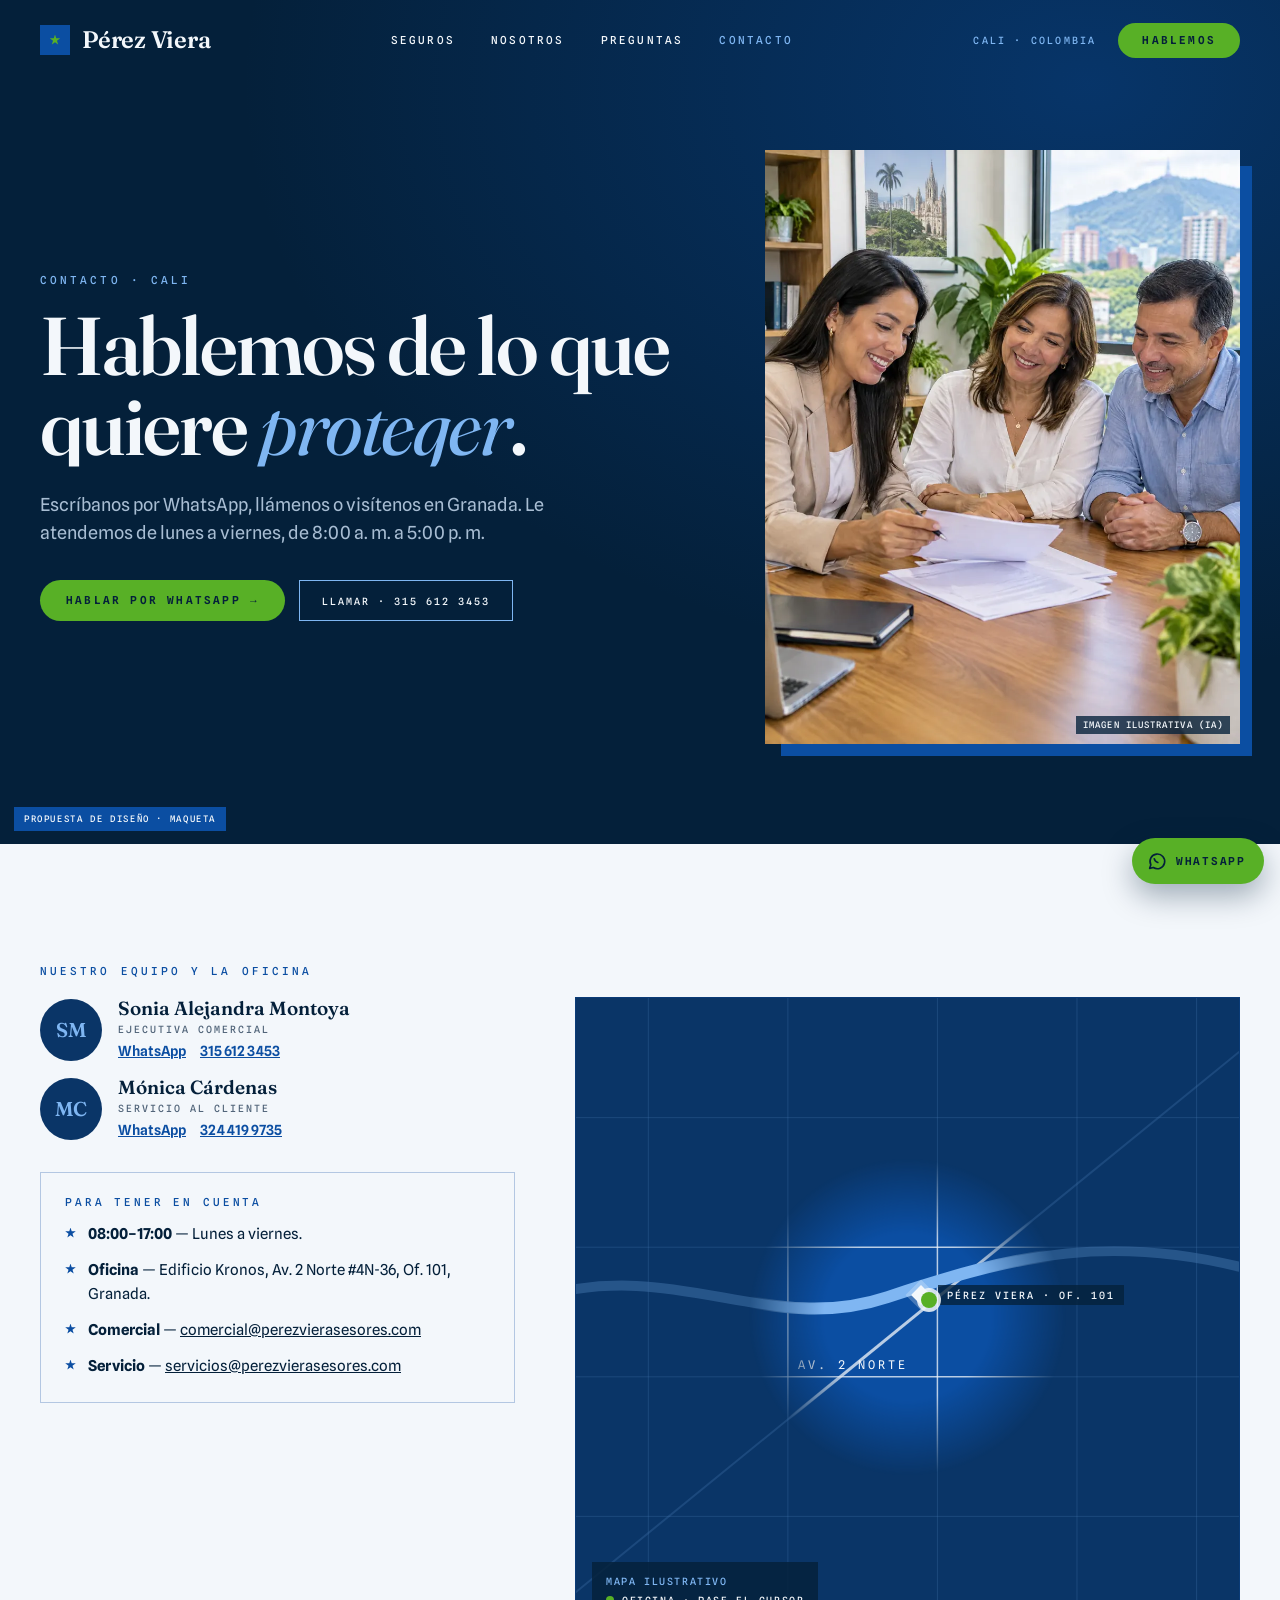
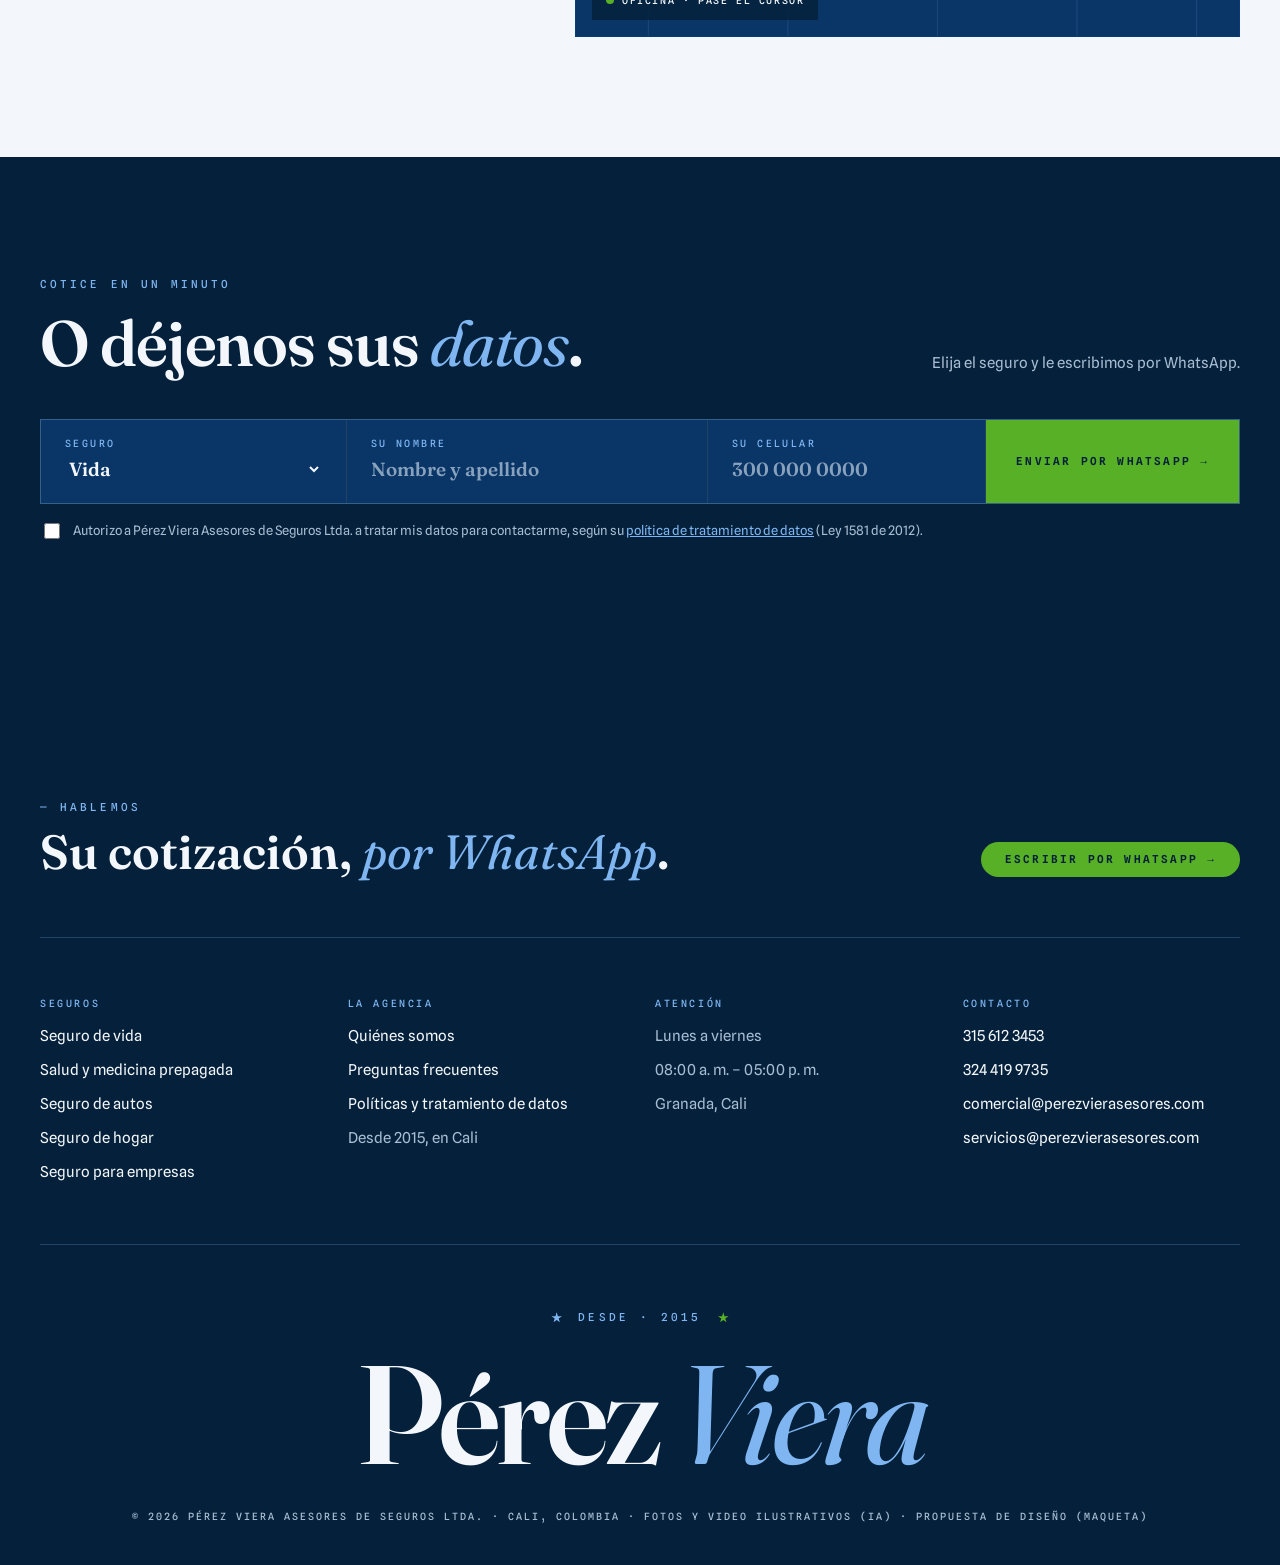
<file: contacto.html>
<!doctype html>
<html lang="es-CO">
  <head>
    <meta charset="utf-8" />
    <meta name="viewport" content="width=device-width, initial-scale=1" />
    <!-- Propuesta de diseño de Dox para Pérez Viera Asesores (31-10-2026). Maqueta local: no publicada. -->
    <meta name="robots" content="noindex, nofollow" />
    <title>Contacto · Pérez Viera Asesores de Seguros, Cali</title>
    <meta name="description" content="Hable con Pérez Viera Asesores: WhatsApp, teléfonos y oficina en Granada, Cali. Lunes a viernes de 8 a 5." />
    <meta property="og:type" content="website" />
    <meta property="og:locale" content="es_CO" />
    <meta property="og:site_name" content="Pérez Viera Asesores de Seguros" />
    <meta property="og:title" content="Contacto · Pérez Viera Asesores de Seguros, Cali" />
    <meta property="og:description" content="Hable con Pérez Viera Asesores: WhatsApp, teléfonos y oficina en Granada, Cali. Lunes a viernes de 8 a 5." />
    <meta property="og:url" content="https://project-perez-viera.vercel.app/contacto.html" />
    <meta property="og:image" content="https://project-perez-viera.vercel.app/img/og.jpg" />
    <meta property="og:image:width" content="1200" />
    <meta property="og:image:height" content="630" />
    <link rel="preconnect" href="https://fonts.googleapis.com" />
    <link rel="preconnect" href="https://fonts.gstatic.com" crossorigin />
    <link rel="stylesheet" href="https://fonts.googleapis.com/css2?family=Fraunces:ital,opsz,wght@0,9..144,400;0,9..144,600;1,9..144,400&family=Spline+Sans:wght@400;500;600&family=Spline+Sans+Mono:wght@500;600&display=swap" />
    <link rel="stylesheet" href="css/estilos.css" />
  </head>
  <body class="subpagina">
    <!-- BARRA -->
    <header class="barra" id="barra">
      <div class="contenedor">
        <a class="marca" href="index.html">
          <span class="marca-sello" aria-hidden="true"><span class="estrella verde"></span></span>
          <span class="marca-nombre">Pérez Viera</span>
        </a>
        <nav class="menu" aria-label="Secciones">
          <div class="menu-grupo">
            <a href="index.html#seguros" class="menu-abre">Seguros</a>
            <ul class="menu-lista">
            <li><a href="seguro-de-vida.html">Vida</a></li>
            <li><a href="seguro-de-salud.html">Salud</a></li>
            <li><a href="seguro-de-autos.html">Autos</a></li>
            <li><a href="seguro-de-hogar.html">Hogar</a></li>
            <li><a href="seguro-de-empresas.html">Empresas</a></li>
            </ul>
          </div>
        <a href="nosotros.html">Nosotros</a>
        <a href="preguntas-frecuentes.html">Preguntas</a>
        <a href="contacto.html" aria-current="page">Contacto</a>
        </nav>
        <div class="barra-derecha">
          <span class="barra-lugar">Cali · Colombia</span>
          <a class="boton" href="contacto.html">Hablemos</a>
          <button class="menu-boton" type="button" aria-expanded="false" aria-controls="menuMovil" aria-label="Abrir el menú">
            <span></span><span></span>
          </button>
        </div>
      </div>
      <nav class="menu-movil" id="menuMovil" aria-label="Menú" hidden>
      <a href="index.html">Inicio</a>
      <a href="seguro-de-vida.html">Seguro de vida</a>
      <a href="seguro-de-salud.html">Seguro de salud</a>
      <a href="seguro-de-autos.html">Seguro de autos</a>
      <a href="seguro-de-hogar.html">Seguro de hogar</a>
      <a href="seguro-de-empresas.html">Seguro de empresas</a>
      <a href="nosotros.html">Nosotros</a>
      <a href="preguntas-frecuentes.html">Preguntas</a>
      <a href="contacto.html" aria-current="page">Contacto</a>
      </nav>
    </header>
    <!-- /BARRA -->

    <main>
      <section class="cabecera-pagina noche" aria-labelledby="pagina-titulo" data-revelar>
        <div class="contenedor cabecera-rejilla">
          <div>
            <p class="cejilla">Contacto · Cali</p>
            <h1 class="titulo-pagina descubrir" id="pagina-titulo">Hablemos de lo que quiere <em>proteger</em>.</h1>
            <p class="entrada">Escríbanos por WhatsApp, llámenos o visítenos en Granada. Le atendemos de lunes a viernes, de 8:00 a. m. a 5:00 p. m.</p>
            <div class="acciones">
              <a class="boton" href="https://wa.me/573156123453?text=Hola%2C%20quiero%20hablar%20con%20un%20asesor." target="_blank" rel="noopener">Hablar por WhatsApp →</a>
              <a class="boton-linea" href="tel:+573156123453">Llamar · 315 612 3453</a>
            </div>
          </div>
          <figure class="cabecera-foto">
            <img src="img/renovaciones.webp" alt="Asesora revisando una póliza con una pareja" width="900" height="1125" />
            <span class="etiqueta-ia">Imagen ilustrativa (IA)</span>
          </figure>
        </div>
      </section>
      <section class="cali" id="contacto" aria-labelledby="cali-titulo" data-revelar>
        <div class="contenedor">
          <p class="cejilla" id="cali-titulo">Nuestro equipo y la oficina</p>
          <div class="cali-rejilla">
            <div>
              <div class="asesoras">
                <div class="asesora">
                  <span class="asesora-foto" aria-hidden="true">SM</span>
                  <div>
                    <p class="asesora-nombre">Sonia Alejandra Montoya</p>
                    <p class="asesora-rol">Ejecutiva comercial</p>
                    <div class="asesora-contacto">
                      <a href="https://wa.me/573156123453" target="_blank" rel="noopener">WhatsApp</a>
                      <a href="tel:+573156123453">315 612 3453</a>
                    </div>
                  </div>
                </div>
                <div class="asesora">
                  <span class="asesora-foto" aria-hidden="true">MC</span>
                  <div>
                    <p class="asesora-nombre">Mónica Cárdenas</p>
                    <p class="asesora-rol">Servicio al cliente</p>
                    <div class="asesora-contacto">
                      <a href="https://wa.me/573244199735" target="_blank" rel="noopener">WhatsApp</a>
                      <a href="tel:+573244199735">324 419 9735</a>
                    </div>
                  </div>
                </div>
              </div>
              <div class="notas">
                <p class="notas-titulo">Para tener en cuenta</p>
                <ul>
                  <li><span class="estrella"></span><span><b>08:00–17:00</b> — Lunes a viernes.</span></li>
                  <li><span class="estrella"></span><span><b>Oficina</b> — Edificio Kronos, Av. 2 Norte #4N-36, Of. 101, Granada.</span></li>
                  <li><span class="estrella"></span><span><b>Comercial</b> — <a href="mailto:comercial@perezvierasesores.com">comercial@perezvierasesores.com</a></span></li>
                  <li><span class="estrella"></span><span><b>Servicio</b> — <a href="mailto:servicios@perezvierasesores.com">servicios@perezvierasesores.com</a></span></li>
                </ul>
              </div>
            </div>
            <div class="mapa" id="mapa" aria-label="Mapa ilustrativo de la oficina en Granada, Cali">
              <svg class="mapa-base" viewBox="0 0 700 640" preserveAspectRatio="xMidYMid slice" aria-hidden="true">
                <g fill="none" stroke="#7fb6f2" stroke-opacity="0.35" stroke-width="1">
                  <path d="M0 120 H700 M0 250 H700 M0 380 H700 M0 520 H700" />
                  <path d="M90 0 V640 M230 0 V640 M380 0 V640 M520 0 V640 M640 0 V640" />
                  <path d="M0 610 L700 40" stroke-width="2" />
                </g>
                <path d="M-20 300 C 120 260 210 340 330 300 S 560 230 720 280" fill="none" stroke="#7fb6f2" stroke-opacity="0.55" stroke-width="10" />
              </svg>
              <svg class="mapa-luz" viewBox="0 0 700 640" preserveAspectRatio="xMidYMid slice" aria-hidden="true">
                <rect width="700" height="640" fill="#0b4ea2" />
                <g fill="none" stroke="#f3f7fb" stroke-opacity="0.75" stroke-width="1.5">
                  <path d="M0 120 H700 M0 250 H700 M0 380 H700 M0 520 H700" />
                  <path d="M90 0 V640 M230 0 V640 M380 0 V640 M520 0 V640 M640 0 V640" />
                  <path d="M0 610 L700 40" stroke-width="3" />
                </g>
                <path d="M-20 300 C 120 260 210 340 330 300 S 560 230 720 280" fill="none" stroke="#7fb6f2" stroke-width="12" />
                <g fill="#f3f7fb" font-family="Spline Sans Mono, monospace" font-size="12" letter-spacing="3">
                  <text x="40" y="262">RÍO CALI</text>
                  <text x="240" y="372">AV. 2 NORTE</text>
                  <text x="100" y="112">GRANADA</text>
                </g>
              </svg>
              <div class="mapa-ancla"><i></i><span>Pérez Viera · Of. 101</span></div>
              <div class="joya" style="top: 46%; left: 52%">
                <button class="joya-punto" aria-label="Ver la oficina"></button>
                <div class="joya-tarjeta">
                  <p class="joya-tipo">Oficina · Granada</p>
                  <p class="joya-nombre">Edificio Kronos, Of. 101</p>
                  <p class="joya-texto">
                    Av. 2 Norte #4N-36, Cali.
                    <a
                      href="https://www.google.com/maps/search/?api=1&query=Edificio%20Kronos%20Av.%202%20Norte%204N-36%20Cali"
                      target="_blank"
                      rel="noopener"
                      >Cómo llegar →</a
                    >
                  </p>
                </div>
              </div>
              <div class="mapa-leyenda"><b>Mapa ilustrativo</b><i></i>Oficina<span class="solo-cursor"> · pase el cursor</span></div>
            </div>
          </div>
        </div>
      </section>
      <section class="cotizar noche" id="cotizar" aria-labelledby="cotizar-titulo" data-revelar>
        <div class="contenedor">
          <div class="cabeza">
            <div>
              <p class="cejilla">Cotice en un minuto</p>
              <h2 class="titulo" id="cotizar-titulo">O déjenos sus <em>datos</em>.</h2>
            </div>
            <p class="nota">Elija el seguro y le escribimos por WhatsApp.</p>
          </div>
          <form class="cotizador-formulario" id="cotizador" novalidate>
            <div class="cotizador">
              <div class="campo">
                <label for="campoSeguro">Seguro</label>
                <select id="campoSeguro" name="seguro">
                  <option selected>Vida</option>
                  <option>Salud y medicina prepagada</option>
                  <option>Autos</option>
                  <option>Hogar</option>
                  <option>Empresas</option>
                </select>
              </div>
              <div class="campo">
                <label for="campoNombre">Su nombre</label>
                <input id="campoNombre" name="nombre" type="text" autocomplete="name" placeholder="Nombre y apellido" />
              </div>
              <div class="campo">
                <label for="campoCelular">Su celular</label>
                <input id="campoCelular" name="celular" type="tel" inputmode="tel" autocomplete="tel" placeholder="300 000 0000" />
              </div>
              <button class="cotizador-enviar" type="submit">Enviar por WhatsApp →</button>
            </div>
            <label class="permiso">
              <input type="checkbox" id="campoPermiso" name="permiso" />
              <span>Autorizo a Pérez Viera Asesores de Seguros Ltda. a tratar mis datos para contactarme, según su
                <a href="politicas.html#datos">política de tratamiento de datos</a> (Ley 1581 de 2012).</span>
            </label>
            <p class="aviso-cotizador" id="avisoCotizador" role="status"></p>
          </form>
        </div>
      </section>
    </main>

    <!-- PIE -->
    <footer class="pie" data-revelar>
      <div class="contenedor">
        <div class="pie-llamada">
          <div>
            <p class="cejilla">— Hablemos</p>
            <h2>Su cotización, <em>por WhatsApp</em>.</h2>
          </div>
          <a class="boton" href="https://wa.me/573156123453?text=Hola%2C%20quiero%20informaci%C3%B3n%20sobre%20un%20seguro." target="_blank" rel="noopener">Escribir por WhatsApp →</a>
        </div>

        <div class="pie-columnas">
          <div>
            <h3>Seguros</h3>
            <ul>
              <li><a href="seguro-de-vida.html">Seguro de vida</a></li>
              <li><a href="seguro-de-salud.html">Salud y medicina prepagada</a></li>
              <li><a href="seguro-de-autos.html">Seguro de autos</a></li>
              <li><a href="seguro-de-hogar.html">Seguro de hogar</a></li>
              <li><a href="seguro-de-empresas.html">Seguro para empresas</a></li>
            </ul>
          </div>
          <div>
            <h3>La agencia</h3>
            <ul>
              <li><a href="nosotros.html">Quiénes somos</a></li>
              <li><a href="preguntas-frecuentes.html">Preguntas frecuentes</a></li>
              <li><a href="politicas.html">Políticas y tratamiento de datos</a></li>
              <li>Desde 2015, en Cali</li>
            </ul>
          </div>
          <div>
            <h3>Atención</h3>
            <ul>
              <li>Lunes a viernes</li>
              <li>08:00 a. m. – 05:00 p. m.</li>
              <li>Granada, Cali</li>
            </ul>
          </div>
          <div>
            <h3>Contacto</h3>
            <ul>
              <li><a href="tel:+573156123453">315 612 3453</a></li>
              <li><a href="tel:+573244199735">324 419 9735</a></li>
              <li><a href="mailto:comercial@perezvierasesores.com">comercial@perezvierasesores.com</a></li>
              <li><a href="mailto:servicios@perezvierasesores.com">servicios@perezvierasesores.com</a></li>
            </ul>
          </div>
        </div>

        <div class="pie-grande">
          <div class="pie-sellos" aria-hidden="true">
            <span class="estrella"></span><span>Desde · 2015</span><span class="estrella verde"></span>
          </div>
          <p class="pie-logo" aria-hidden="true">Pérez <em>Viera</em></p>
          <p class="pie-letra">
            © 2026 Pérez Viera Asesores de Seguros Ltda. · Cali, Colombia · Fotos y video ilustrativos (IA) · Propuesta de diseño (maqueta)
          </p>
        </div>
      </div>
    </footer>
    <a class="whatsapp-flotante" href="https://wa.me/573156123453?text=Hola%2C%20quiero%20informaci%C3%B3n%20sobre%20un%20seguro." target="_blank" rel="noopener" aria-label="Escribir por WhatsApp">
      <svg viewBox="0 0 24 24" aria-hidden="true"><path d="M4 20l1.3-3.9A8 8 0 1 1 8 19.1L4 20z" fill="none" stroke="currentColor" stroke-width="1.8" stroke-linejoin="round"/><path d="M9 9.5c.3 1.9 1.9 3.6 3.9 4.1" fill="none" stroke="currentColor" stroke-width="1.8" stroke-linecap="round"/></svg>
      <span>WhatsApp</span>
    </a>
    <!-- /PIE -->
    <p class="propuesta">Propuesta de diseño · maqueta</p>
    <script src="js/movimiento.js"></script>
  </body>
</html>
</file>
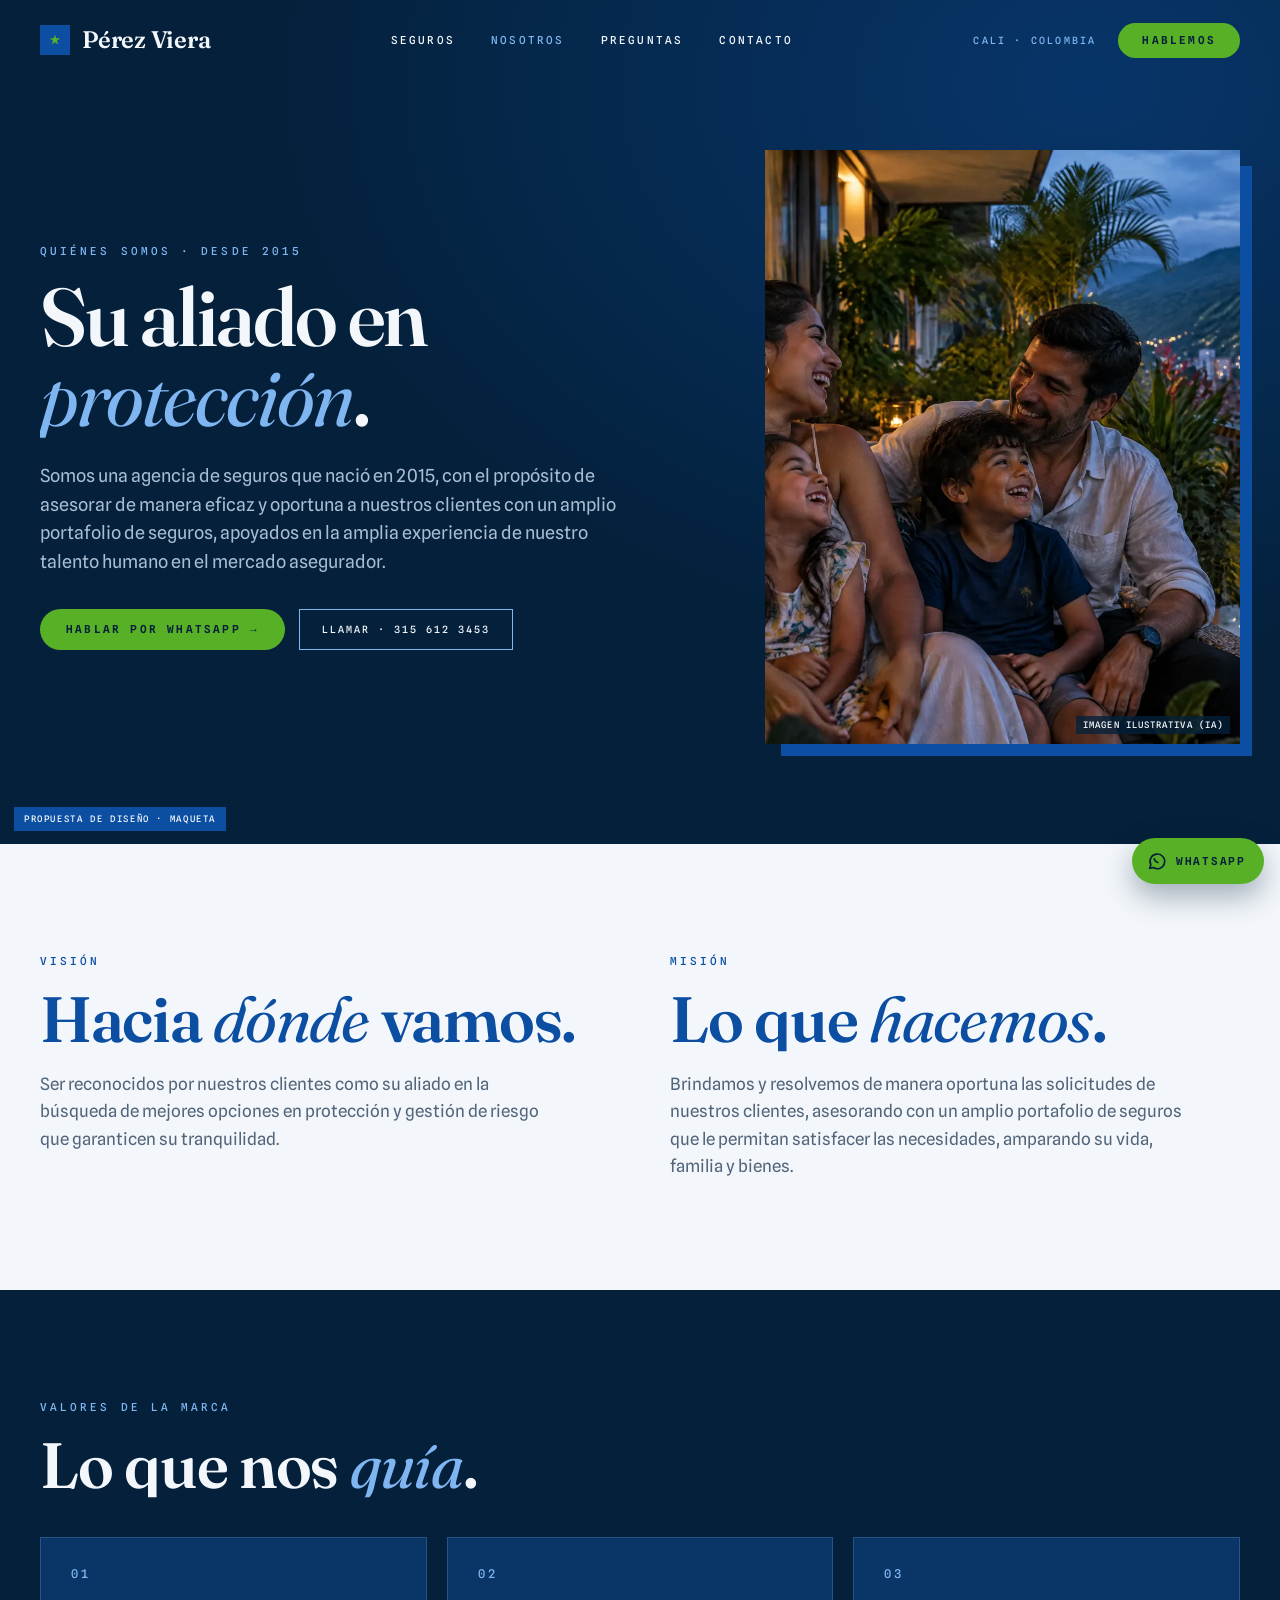
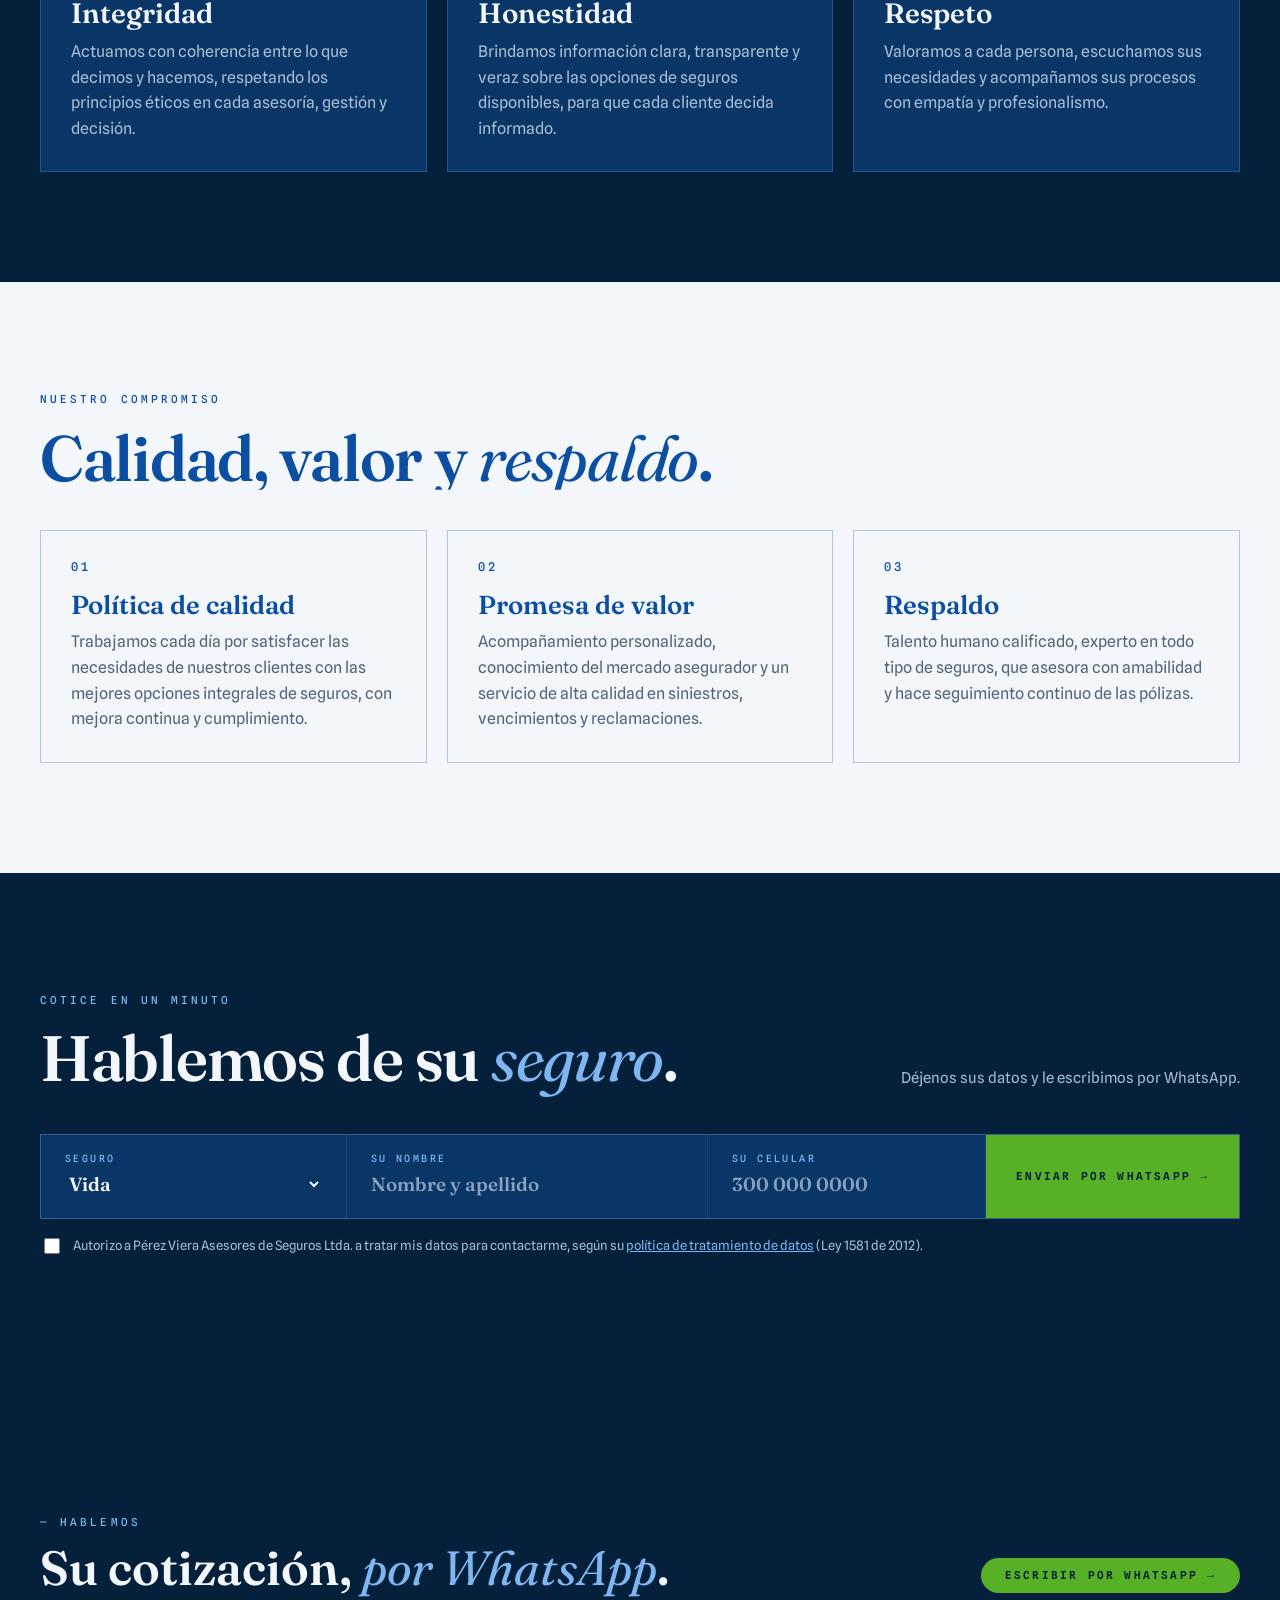
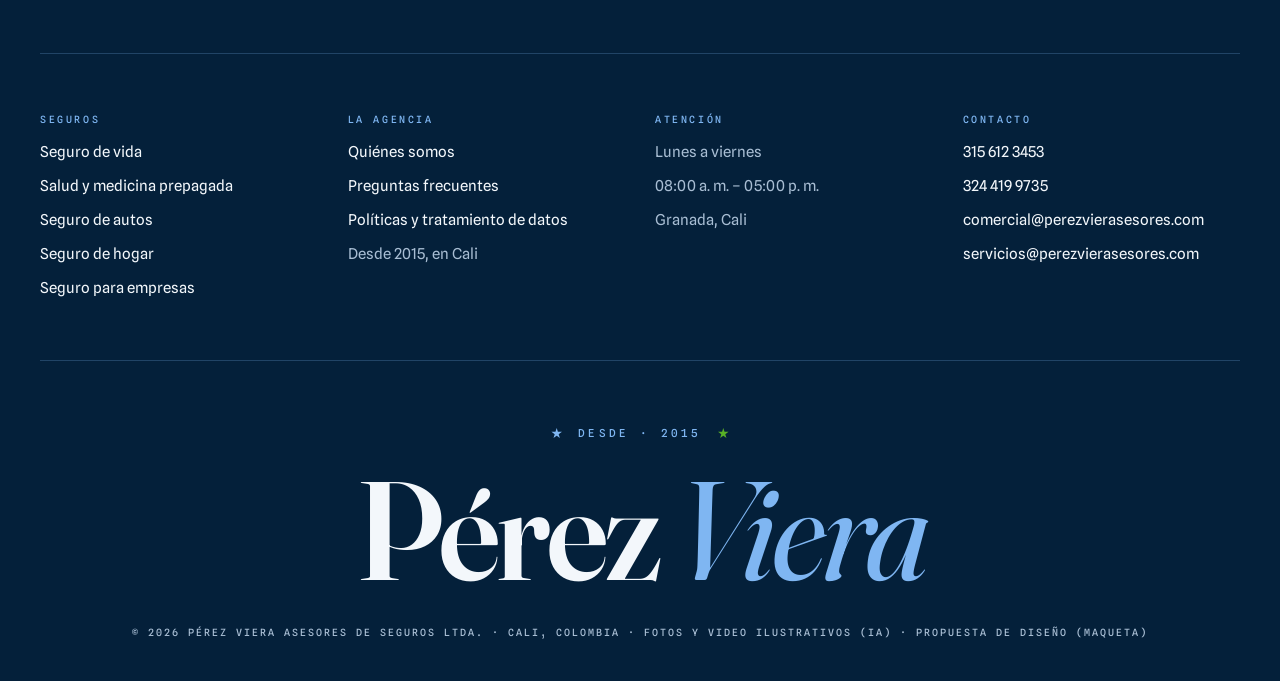
<file: nosotros.html>
<!doctype html>
<html lang="es-CO">
  <head>
    <meta charset="utf-8" />
    <meta name="viewport" content="width=device-width, initial-scale=1" />
    <!-- Propuesta de diseño de Dox para Pérez Viera Asesores (31-10-2026). Maqueta local: no publicada. -->
    <meta name="robots" content="noindex, nofollow" />
    <title>Quiénes somos · Pérez Viera Asesores de Seguros</title>
    <meta name="description" content="Agencia de seguros en Cali desde 2015: visión, misión, valores y compromiso." />
    <meta property="og:type" content="website" />
    <meta property="og:locale" content="es_CO" />
    <meta property="og:site_name" content="Pérez Viera Asesores de Seguros" />
    <meta property="og:title" content="Quiénes somos · Pérez Viera Asesores de Seguros" />
    <meta property="og:description" content="Agencia de seguros en Cali desde 2015: visión, misión, valores y compromiso." />
    <meta property="og:url" content="https://project-perez-viera.vercel.app/nosotros.html" />
    <meta property="og:image" content="https://project-perez-viera.vercel.app/img/og.jpg" />
    <meta property="og:image:width" content="1200" />
    <meta property="og:image:height" content="630" />
    <link rel="preconnect" href="https://fonts.googleapis.com" />
    <link rel="preconnect" href="https://fonts.gstatic.com" crossorigin />
    <link rel="stylesheet" href="https://fonts.googleapis.com/css2?family=Fraunces:ital,opsz,wght@0,9..144,400;0,9..144,600;1,9..144,400&family=Spline+Sans:wght@400;500;600&family=Spline+Sans+Mono:wght@500;600&display=swap" />
    <link rel="stylesheet" href="css/estilos.css" />
  </head>
  <body class="subpagina">
    <!-- BARRA -->
    <header class="barra" id="barra">
      <div class="contenedor">
        <a class="marca" href="index.html">
          <span class="marca-sello" aria-hidden="true"><span class="estrella verde"></span></span>
          <span class="marca-nombre">Pérez Viera</span>
        </a>
        <nav class="menu" aria-label="Secciones">
          <div class="menu-grupo">
            <a href="index.html#seguros" class="menu-abre">Seguros</a>
            <ul class="menu-lista">
            <li><a href="seguro-de-vida.html">Vida</a></li>
            <li><a href="seguro-de-salud.html">Salud</a></li>
            <li><a href="seguro-de-autos.html">Autos</a></li>
            <li><a href="seguro-de-hogar.html">Hogar</a></li>
            <li><a href="seguro-de-empresas.html">Empresas</a></li>
            </ul>
          </div>
        <a href="nosotros.html" aria-current="page">Nosotros</a>
        <a href="preguntas-frecuentes.html">Preguntas</a>
        <a href="contacto.html">Contacto</a>
        </nav>
        <div class="barra-derecha">
          <span class="barra-lugar">Cali · Colombia</span>
          <a class="boton" href="contacto.html">Hablemos</a>
          <button class="menu-boton" type="button" aria-expanded="false" aria-controls="menuMovil" aria-label="Abrir el menú">
            <span></span><span></span>
          </button>
        </div>
      </div>
      <nav class="menu-movil" id="menuMovil" aria-label="Menú" hidden>
      <a href="index.html">Inicio</a>
      <a href="seguro-de-vida.html">Seguro de vida</a>
      <a href="seguro-de-salud.html">Seguro de salud</a>
      <a href="seguro-de-autos.html">Seguro de autos</a>
      <a href="seguro-de-hogar.html">Seguro de hogar</a>
      <a href="seguro-de-empresas.html">Seguro de empresas</a>
      <a href="nosotros.html" aria-current="page">Nosotros</a>
      <a href="preguntas-frecuentes.html">Preguntas</a>
      <a href="contacto.html">Contacto</a>
      </nav>
    </header>
    <!-- /BARRA -->

    <main>
      <section class="cabecera-pagina noche" aria-labelledby="pagina-titulo" data-revelar>
        <div class="contenedor cabecera-rejilla">
          <div>
            <p class="cejilla">Quiénes somos · Desde 2015</p>
            <h1 class="titulo-pagina descubrir" id="pagina-titulo">Su aliado en <em>protección</em>.</h1>
            <p class="entrada">Somos una agencia de seguros que nació en 2015, con el propósito de asesorar de manera eficaz y oportuna a nuestros clientes con un amplio portafolio de seguros, apoyados en la amplia experiencia de nuestro talento humano en el mercado asegurador.</p>
            <div class="acciones">
              <a class="boton" href="https://wa.me/573156123453?text=Hola%2C%20quiero%20conocer%20m%C3%A1s%20de%20P%C3%A9rez%20Viera." target="_blank" rel="noopener">Hablar por WhatsApp →</a>
              <a class="boton-linea" href="tel:+573156123453">Llamar · 315 612 3453</a>
            </div>
          </div>
          <figure class="cabecera-foto">
            <img src="img/hero.webp" alt="Familia riendo en un balcón de Cali al anochecer" width="900" height="1125" />
            <span class="etiqueta-ia">Imagen ilustrativa (IA)</span>
          </figure>
        </div>
      </section>
      <section class="nosotros" aria-labelledby="mision-titulo" data-revelar>
        <div class="contenedor">
          <div class="dos-columnas">
            <article class="bloque-texto">
              <p class="cejilla">Visión</p>
              <h2 class="titulo descubrir" id="mision-titulo">Hacia <em>dónde</em> vamos.</h2>
              <p>Ser reconocidos por nuestros clientes como su aliado en la búsqueda de mejores opciones en protección y
                gestión de riesgo que garanticen su tranquilidad.</p>
            </article>
            <article class="bloque-texto">
              <p class="cejilla">Misión</p>
              <h2 class="titulo descubrir">Lo que <em>hacemos</em>.</h2>
              <p>Brindamos y resolvemos de manera oportuna las solicitudes de nuestros clientes, asesorando con un amplio
                portafolio de seguros que le permitan satisfacer las necesidades, amparando su vida, familia y bienes.</p>
            </article>
          </div>
        </div>
      </section>
      <section class="valores noche" aria-labelledby="valores-titulo" data-revelar>
        <div class="contenedor">
          <p class="cejilla">Valores de la marca</p>
          <h2 class="titulo descubrir" id="valores-titulo">Lo que nos <em>guía</em>.</h2>
          <div class="valores-lista">
            <article class="valor"><span class="paso-numero">01</span><h3>Integridad</h3>
              <p>Actuamos con coherencia entre lo que decimos y hacemos, respetando los principios éticos en cada asesoría, gestión y decisión.</p></article>
            <article class="valor"><span class="paso-numero">02</span><h3>Honestidad</h3>
              <p>Brindamos información clara, transparente y veraz sobre las opciones de seguros disponibles, para que cada cliente decida informado.</p></article>
            <article class="valor"><span class="paso-numero">03</span><h3>Respeto</h3>
              <p>Valoramos a cada persona, escuchamos sus necesidades y acompañamos sus procesos con empatía y profesionalismo.</p></article>
          </div>
        </div>
      </section>
      <section class="pasos" aria-labelledby="compromiso-titulo" data-revelar>
        <div class="contenedor">
          <p class="cejilla">Nuestro compromiso</p>
          <h2 class="titulo descubrir" id="compromiso-titulo">Calidad, valor y <em>respaldo</em>.</h2>
          <ol class="pasos-lista">
            <li class="paso"><span class="paso-numero">01</span><h3>Política de calidad</h3>
              <p>Trabajamos cada día por satisfacer las necesidades de nuestros clientes con las mejores opciones integrales de seguros, con mejora continua y cumplimiento.</p></li>
            <li class="paso"><span class="paso-numero">02</span><h3>Promesa de valor</h3>
              <p>Acompañamiento personalizado, conocimiento del mercado asegurador y un servicio de alta calidad en siniestros, vencimientos y reclamaciones.</p></li>
            <li class="paso"><span class="paso-numero">03</span><h3>Respaldo</h3>
              <p>Talento humano calificado, experto en todo tipo de seguros, que asesora con amabilidad y hace seguimiento continuo de las pólizas.</p></li>
          </ol>
        </div>
      </section>
      <section class="cotizar noche" id="cotizar" aria-labelledby="cotizar-titulo" data-revelar>
        <div class="contenedor">
          <div class="cabeza">
            <div>
              <p class="cejilla">Cotice en un minuto</p>
              <h2 class="titulo" id="cotizar-titulo">Hablemos de su <em>seguro</em>.</h2>
            </div>
            <p class="nota">Déjenos sus datos y le escribimos por WhatsApp.</p>
          </div>
          <form class="cotizador-formulario" id="cotizador" novalidate>
            <div class="cotizador">
              <div class="campo">
                <label for="campoSeguro">Seguro</label>
                <select id="campoSeguro" name="seguro">
                  <option selected>Vida</option>
                  <option>Salud y medicina prepagada</option>
                  <option>Autos</option>
                  <option>Hogar</option>
                  <option>Empresas</option>
                </select>
              </div>
              <div class="campo">
                <label for="campoNombre">Su nombre</label>
                <input id="campoNombre" name="nombre" type="text" autocomplete="name" placeholder="Nombre y apellido" />
              </div>
              <div class="campo">
                <label for="campoCelular">Su celular</label>
                <input id="campoCelular" name="celular" type="tel" inputmode="tel" autocomplete="tel" placeholder="300 000 0000" />
              </div>
              <button class="cotizador-enviar" type="submit">Enviar por WhatsApp →</button>
            </div>
            <label class="permiso">
              <input type="checkbox" id="campoPermiso" name="permiso" />
              <span>Autorizo a Pérez Viera Asesores de Seguros Ltda. a tratar mis datos para contactarme, según su
                <a href="politicas.html#datos">política de tratamiento de datos</a> (Ley 1581 de 2012).</span>
            </label>
            <p class="aviso-cotizador" id="avisoCotizador" role="status"></p>
          </form>
        </div>
      </section>
    </main>

    <!-- PIE -->
    <footer class="pie" data-revelar>
      <div class="contenedor">
        <div class="pie-llamada">
          <div>
            <p class="cejilla">— Hablemos</p>
            <h2>Su cotización, <em>por WhatsApp</em>.</h2>
          </div>
          <a class="boton" href="https://wa.me/573156123453?text=Hola%2C%20quiero%20informaci%C3%B3n%20sobre%20un%20seguro." target="_blank" rel="noopener">Escribir por WhatsApp →</a>
        </div>

        <div class="pie-columnas">
          <div>
            <h3>Seguros</h3>
            <ul>
              <li><a href="seguro-de-vida.html">Seguro de vida</a></li>
              <li><a href="seguro-de-salud.html">Salud y medicina prepagada</a></li>
              <li><a href="seguro-de-autos.html">Seguro de autos</a></li>
              <li><a href="seguro-de-hogar.html">Seguro de hogar</a></li>
              <li><a href="seguro-de-empresas.html">Seguro para empresas</a></li>
            </ul>
          </div>
          <div>
            <h3>La agencia</h3>
            <ul>
              <li><a href="nosotros.html">Quiénes somos</a></li>
              <li><a href="preguntas-frecuentes.html">Preguntas frecuentes</a></li>
              <li><a href="politicas.html">Políticas y tratamiento de datos</a></li>
              <li>Desde 2015, en Cali</li>
            </ul>
          </div>
          <div>
            <h3>Atención</h3>
            <ul>
              <li>Lunes a viernes</li>
              <li>08:00 a. m. – 05:00 p. m.</li>
              <li>Granada, Cali</li>
            </ul>
          </div>
          <div>
            <h3>Contacto</h3>
            <ul>
              <li><a href="tel:+573156123453">315 612 3453</a></li>
              <li><a href="tel:+573244199735">324 419 9735</a></li>
              <li><a href="mailto:comercial@perezvierasesores.com">comercial@perezvierasesores.com</a></li>
              <li><a href="mailto:servicios@perezvierasesores.com">servicios@perezvierasesores.com</a></li>
            </ul>
          </div>
        </div>

        <div class="pie-grande">
          <div class="pie-sellos" aria-hidden="true">
            <span class="estrella"></span><span>Desde · 2015</span><span class="estrella verde"></span>
          </div>
          <p class="pie-logo" aria-hidden="true">Pérez <em>Viera</em></p>
          <p class="pie-letra">
            © 2026 Pérez Viera Asesores de Seguros Ltda. · Cali, Colombia · Fotos y video ilustrativos (IA) · Propuesta de diseño (maqueta)
          </p>
        </div>
      </div>
    </footer>
    <a class="whatsapp-flotante" href="https://wa.me/573156123453?text=Hola%2C%20quiero%20informaci%C3%B3n%20sobre%20un%20seguro." target="_blank" rel="noopener" aria-label="Escribir por WhatsApp">
      <svg viewBox="0 0 24 24" aria-hidden="true"><path d="M4 20l1.3-3.9A8 8 0 1 1 8 19.1L4 20z" fill="none" stroke="currentColor" stroke-width="1.8" stroke-linejoin="round"/><path d="M9 9.5c.3 1.9 1.9 3.6 3.9 4.1" fill="none" stroke="currentColor" stroke-width="1.8" stroke-linecap="round"/></svg>
      <span>WhatsApp</span>
    </a>
    <!-- /PIE -->
    <p class="propuesta">Propuesta de diseño · maqueta</p>
    <script src="js/movimiento.js"></script>
  </body>
</html>
</file>
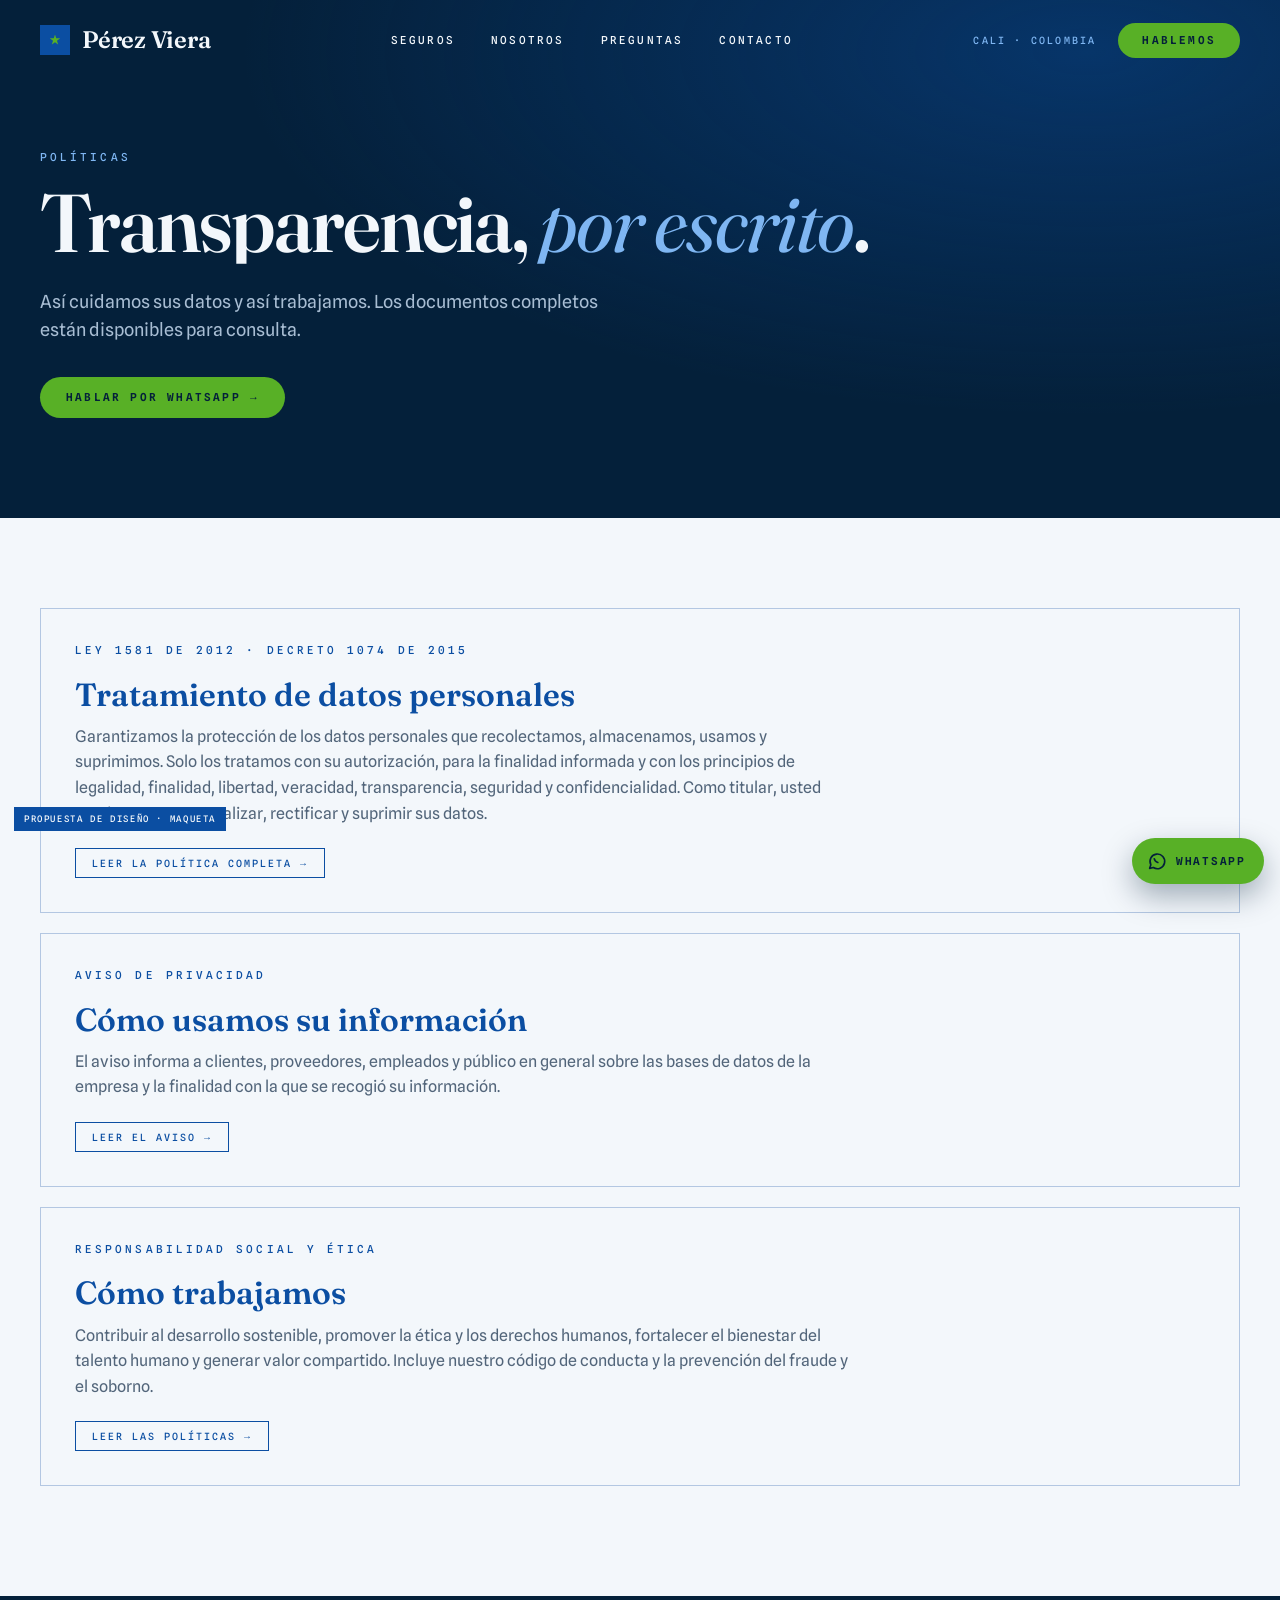
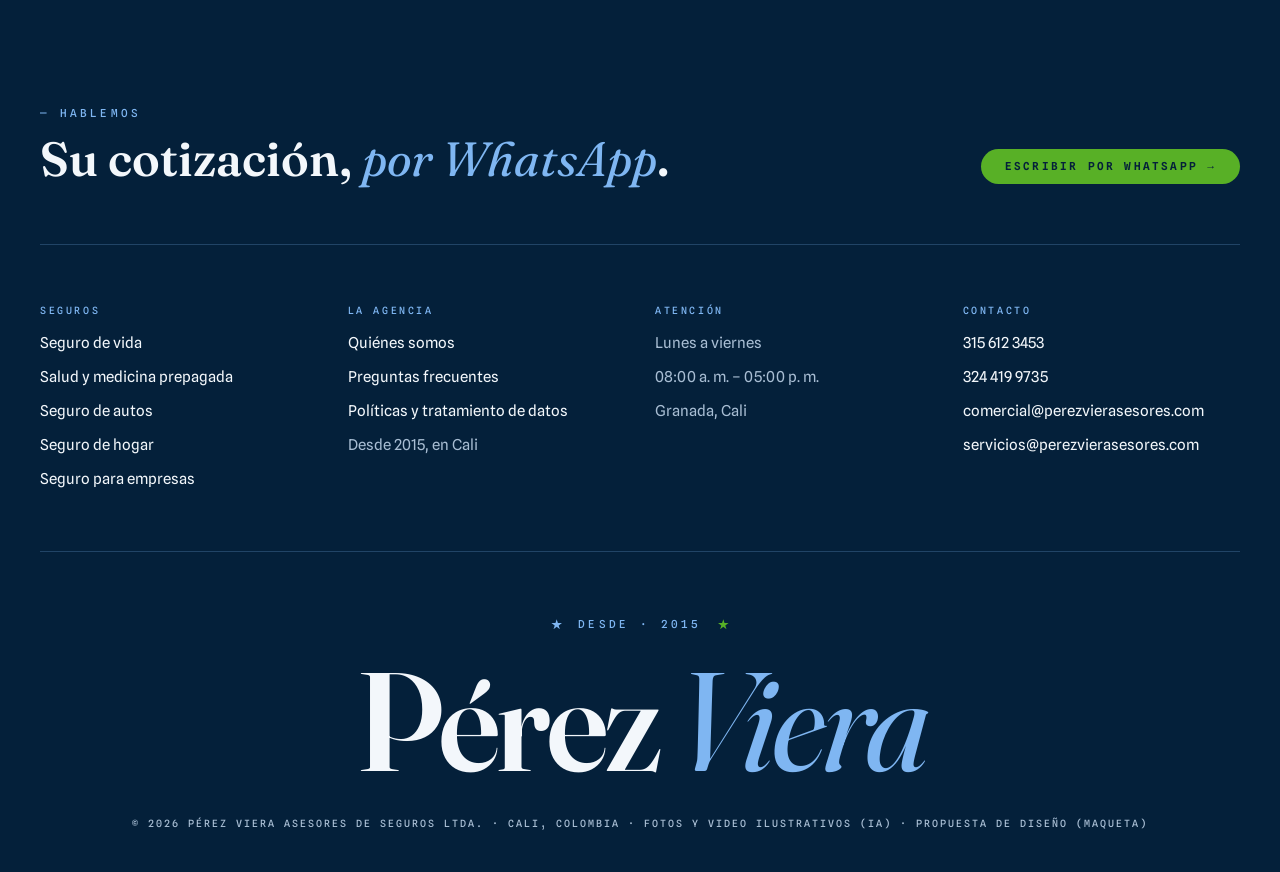
<file: politicas.html>
<!doctype html>
<html lang="es-CO">
  <head>
    <meta charset="utf-8" />
    <meta name="viewport" content="width=device-width, initial-scale=1" />
    <!-- Propuesta de diseño de Dox para Pérez Viera Asesores (31-10-2026). Maqueta local: no publicada. -->
    <meta name="robots" content="noindex, nofollow" />
    <title>Políticas y tratamiento de datos · Pérez Viera Asesores</title>
    <meta name="description" content="Política de tratamiento de datos personales (Ley 1581 de 2012), aviso de privacidad y políticas de la agencia." />
    <meta property="og:type" content="website" />
    <meta property="og:locale" content="es_CO" />
    <meta property="og:site_name" content="Pérez Viera Asesores de Seguros" />
    <meta property="og:title" content="Políticas y tratamiento de datos · Pérez Viera Asesores" />
    <meta property="og:description" content="Política de tratamiento de datos personales (Ley 1581 de 2012), aviso de privacidad y políticas de la agencia." />
    <meta property="og:url" content="https://project-perez-viera.vercel.app/politicas.html" />
    <meta property="og:image" content="https://project-perez-viera.vercel.app/img/og.jpg" />
    <meta property="og:image:width" content="1200" />
    <meta property="og:image:height" content="630" />
    <link rel="preconnect" href="https://fonts.googleapis.com" />
    <link rel="preconnect" href="https://fonts.gstatic.com" crossorigin />
    <link rel="stylesheet" href="https://fonts.googleapis.com/css2?family=Fraunces:ital,opsz,wght@0,9..144,400;0,9..144,600;1,9..144,400&family=Spline+Sans:wght@400;500;600&family=Spline+Sans+Mono:wght@500;600&display=swap" />
    <link rel="stylesheet" href="css/estilos.css" />
  </head>
  <body class="subpagina">
    <!-- BARRA -->
    <header class="barra" id="barra">
      <div class="contenedor">
        <a class="marca" href="index.html">
          <span class="marca-sello" aria-hidden="true"><span class="estrella verde"></span></span>
          <span class="marca-nombre">Pérez Viera</span>
        </a>
        <nav class="menu" aria-label="Secciones">
          <div class="menu-grupo">
            <a href="index.html#seguros" class="menu-abre">Seguros</a>
            <ul class="menu-lista">
            <li><a href="seguro-de-vida.html">Vida</a></li>
            <li><a href="seguro-de-salud.html">Salud</a></li>
            <li><a href="seguro-de-autos.html">Autos</a></li>
            <li><a href="seguro-de-hogar.html">Hogar</a></li>
            <li><a href="seguro-de-empresas.html">Empresas</a></li>
            </ul>
          </div>
        <a href="nosotros.html">Nosotros</a>
        <a href="preguntas-frecuentes.html">Preguntas</a>
        <a href="contacto.html">Contacto</a>
        </nav>
        <div class="barra-derecha">
          <span class="barra-lugar">Cali · Colombia</span>
          <a class="boton" href="contacto.html">Hablemos</a>
          <button class="menu-boton" type="button" aria-expanded="false" aria-controls="menuMovil" aria-label="Abrir el menú">
            <span></span><span></span>
          </button>
        </div>
      </div>
      <nav class="menu-movil" id="menuMovil" aria-label="Menú" hidden>
      <a href="index.html">Inicio</a>
      <a href="seguro-de-vida.html">Seguro de vida</a>
      <a href="seguro-de-salud.html">Seguro de salud</a>
      <a href="seguro-de-autos.html">Seguro de autos</a>
      <a href="seguro-de-hogar.html">Seguro de hogar</a>
      <a href="seguro-de-empresas.html">Seguro de empresas</a>
      <a href="nosotros.html">Nosotros</a>
      <a href="preguntas-frecuentes.html">Preguntas</a>
      <a href="contacto.html">Contacto</a>
      </nav>
    </header>
    <!-- /BARRA -->

    <main>
      <section class="cabecera-pagina noche" aria-labelledby="pagina-titulo" data-revelar>
        <div class="contenedor cabecera-rejilla sin-foto">
          <div>
            <p class="cejilla">Políticas</p>
            <h1 class="titulo-pagina descubrir" id="pagina-titulo">Transparencia, <em>por escrito</em>.</h1>
            <p class="entrada">Así cuidamos sus datos y así trabajamos. Los documentos completos están disponibles para consulta.</p>
            <div class="acciones">
              <a class="boton" href="https://wa.me/573156123453?text=Hola%2C%20tengo%20una%20pregunta%20sobre%20el%20tratamiento%20de%20mis%20datos." target="_blank" rel="noopener">Hablar por WhatsApp →</a>
            </div>
          </div>
        </div>
      </section>
      <section class="politicas" aria-label="Documentos" data-revelar>
        <div class="contenedor politicas-lista">
          <article class="politica" id="datos">
            <p class="cejilla">Ley 1581 de 2012 · Decreto 1074 de 2015</p>
            <h2>Tratamiento de datos personales</h2>
            <p>Garantizamos la protección de los datos personales que recolectamos, almacenamos, usamos y suprimimos. Solo
              los tratamos con su autorización, para la finalidad informada y con los principios de legalidad, finalidad,
              libertad, veracidad, transparencia, seguridad y confidencialidad. Como titular, usted puede conocer,
              actualizar, rectificar y suprimir sus datos.</p>
            <a class="boton-linea oscuro" href="https://perezvierasesores.com/politica-de-privacidad/" target="_blank" rel="noopener">Leer la política completa →</a>
          </article>
          <article class="politica">
            <p class="cejilla">Aviso de privacidad</p>
            <h2>Cómo usamos su información</h2>
            <p>El aviso informa a clientes, proveedores, empleados y público en general sobre las bases de datos de la
              empresa y la finalidad con la que se recogió su información.</p>
            <a class="boton-linea oscuro" href="https://perezvierasesores.com/aviso-de-privacidad/" target="_blank" rel="noopener">Leer el aviso →</a>
          </article>
          <article class="politica">
            <p class="cejilla">Responsabilidad social y ética</p>
            <h2>Cómo trabajamos</h2>
            <p>Contribuir al desarrollo sostenible, promover la ética y los derechos humanos, fortalecer el bienestar del
              talento humano y generar valor compartido. Incluye nuestro código de conducta y la prevención del fraude y el
              soborno.</p>
            <a class="boton-linea oscuro" href="https://perezvierasesores.com/politicas/" target="_blank" rel="noopener">Leer las políticas →</a>
          </article>
        </div>
      </section>
    </main>

    <!-- PIE -->
    <footer class="pie" data-revelar>
      <div class="contenedor">
        <div class="pie-llamada">
          <div>
            <p class="cejilla">— Hablemos</p>
            <h2>Su cotización, <em>por WhatsApp</em>.</h2>
          </div>
          <a class="boton" href="https://wa.me/573156123453?text=Hola%2C%20quiero%20informaci%C3%B3n%20sobre%20un%20seguro." target="_blank" rel="noopener">Escribir por WhatsApp →</a>
        </div>

        <div class="pie-columnas">
          <div>
            <h3>Seguros</h3>
            <ul>
              <li><a href="seguro-de-vida.html">Seguro de vida</a></li>
              <li><a href="seguro-de-salud.html">Salud y medicina prepagada</a></li>
              <li><a href="seguro-de-autos.html">Seguro de autos</a></li>
              <li><a href="seguro-de-hogar.html">Seguro de hogar</a></li>
              <li><a href="seguro-de-empresas.html">Seguro para empresas</a></li>
            </ul>
          </div>
          <div>
            <h3>La agencia</h3>
            <ul>
              <li><a href="nosotros.html">Quiénes somos</a></li>
              <li><a href="preguntas-frecuentes.html">Preguntas frecuentes</a></li>
              <li><a href="politicas.html">Políticas y tratamiento de datos</a></li>
              <li>Desde 2015, en Cali</li>
            </ul>
          </div>
          <div>
            <h3>Atención</h3>
            <ul>
              <li>Lunes a viernes</li>
              <li>08:00 a. m. – 05:00 p. m.</li>
              <li>Granada, Cali</li>
            </ul>
          </div>
          <div>
            <h3>Contacto</h3>
            <ul>
              <li><a href="tel:+573156123453">315 612 3453</a></li>
              <li><a href="tel:+573244199735">324 419 9735</a></li>
              <li><a href="mailto:comercial@perezvierasesores.com">comercial@perezvierasesores.com</a></li>
              <li><a href="mailto:servicios@perezvierasesores.com">servicios@perezvierasesores.com</a></li>
            </ul>
          </div>
        </div>

        <div class="pie-grande">
          <div class="pie-sellos" aria-hidden="true">
            <span class="estrella"></span><span>Desde · 2015</span><span class="estrella verde"></span>
          </div>
          <p class="pie-logo" aria-hidden="true">Pérez <em>Viera</em></p>
          <p class="pie-letra">
            © 2026 Pérez Viera Asesores de Seguros Ltda. · Cali, Colombia · Fotos y video ilustrativos (IA) · Propuesta de diseño (maqueta)
          </p>
        </div>
      </div>
    </footer>
    <a class="whatsapp-flotante" href="https://wa.me/573156123453?text=Hola%2C%20quiero%20informaci%C3%B3n%20sobre%20un%20seguro." target="_blank" rel="noopener" aria-label="Escribir por WhatsApp">
      <svg viewBox="0 0 24 24" aria-hidden="true"><path d="M4 20l1.3-3.9A8 8 0 1 1 8 19.1L4 20z" fill="none" stroke="currentColor" stroke-width="1.8" stroke-linejoin="round"/><path d="M9 9.5c.3 1.9 1.9 3.6 3.9 4.1" fill="none" stroke="currentColor" stroke-width="1.8" stroke-linecap="round"/></svg>
      <span>WhatsApp</span>
    </a>
    <!-- /PIE -->
    <p class="propuesta">Propuesta de diseño · maqueta</p>
    <script src="js/movimiento.js"></script>
  </body>
</html>
</file>
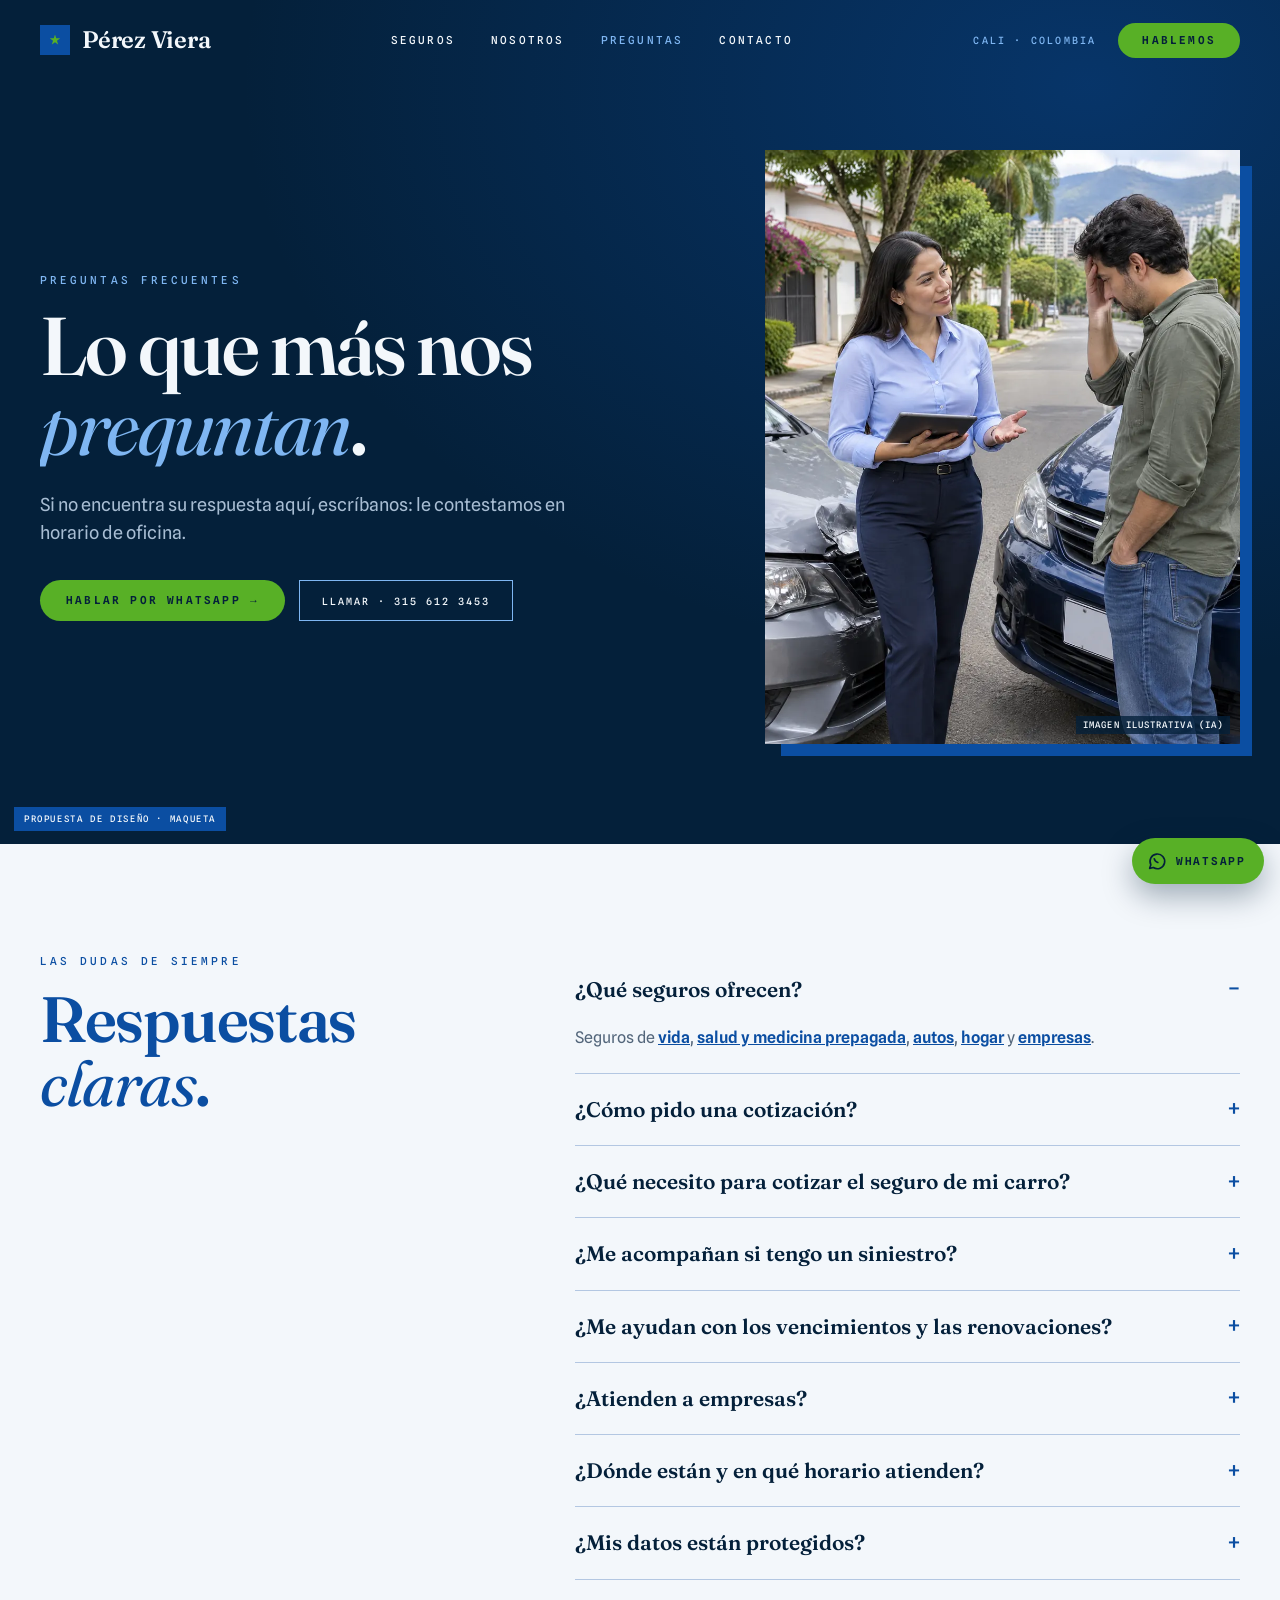
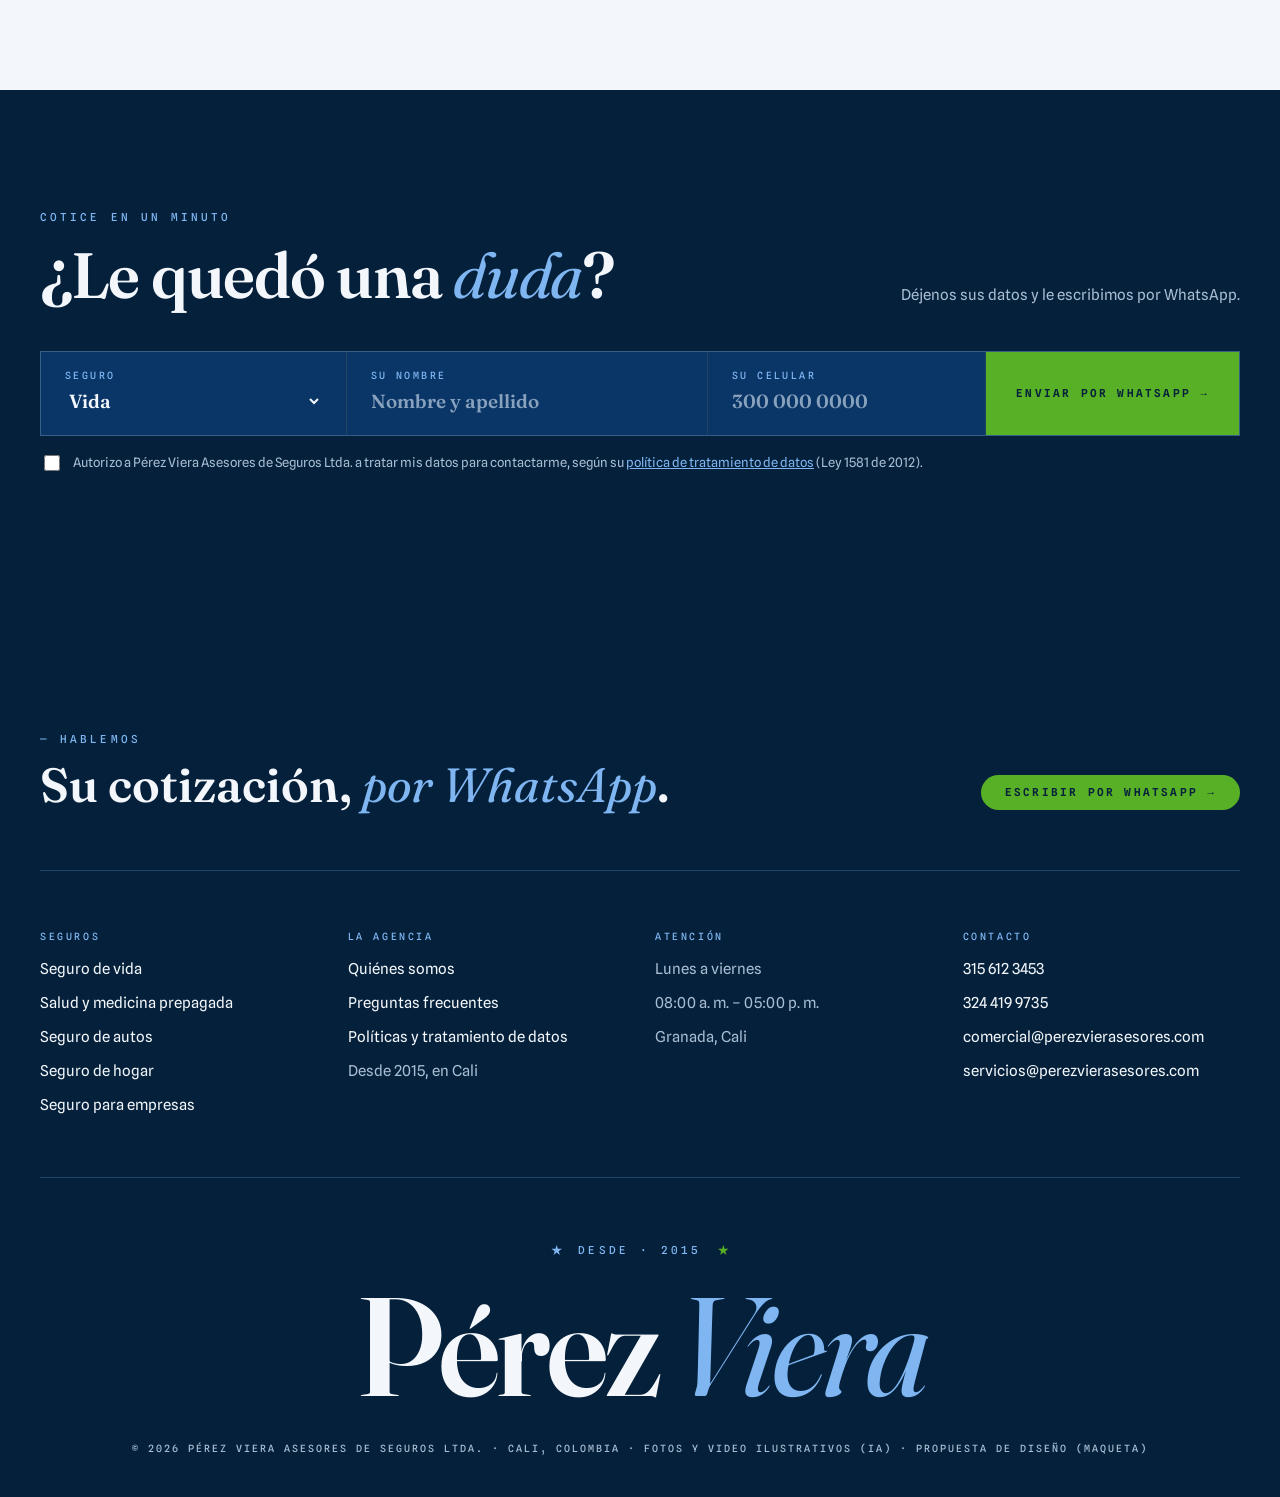
<file: preguntas-frecuentes.html>
<!doctype html>
<html lang="es-CO">
  <head>
    <meta charset="utf-8" />
    <meta name="viewport" content="width=device-width, initial-scale=1" />
    <!-- Propuesta de diseño de Dox para Pérez Viera Asesores (31-10-2026). Maqueta local: no publicada. -->
    <meta name="robots" content="noindex, nofollow" />
    <title>Preguntas frecuentes · Pérez Viera Asesores</title>
    <meta name="description" content="Respuestas sobre seguros de vida, salud, autos, hogar y empresas con Pérez Viera Asesores en Cali." />
    <meta property="og:type" content="website" />
    <meta property="og:locale" content="es_CO" />
    <meta property="og:site_name" content="Pérez Viera Asesores de Seguros" />
    <meta property="og:title" content="Preguntas frecuentes · Pérez Viera Asesores" />
    <meta property="og:description" content="Respuestas sobre seguros de vida, salud, autos, hogar y empresas con Pérez Viera Asesores en Cali." />
    <meta property="og:url" content="https://project-perez-viera.vercel.app/preguntas-frecuentes.html" />
    <meta property="og:image" content="https://project-perez-viera.vercel.app/img/og.jpg" />
    <meta property="og:image:width" content="1200" />
    <meta property="og:image:height" content="630" />
    <link rel="preconnect" href="https://fonts.googleapis.com" />
    <link rel="preconnect" href="https://fonts.gstatic.com" crossorigin />
    <link rel="stylesheet" href="https://fonts.googleapis.com/css2?family=Fraunces:ital,opsz,wght@0,9..144,400;0,9..144,600;1,9..144,400&family=Spline+Sans:wght@400;500;600&family=Spline+Sans+Mono:wght@500;600&display=swap" />
    <link rel="stylesheet" href="css/estilos.css" />
  </head>
  <body class="subpagina">
    <!-- BARRA -->
    <header class="barra" id="barra">
      <div class="contenedor">
        <a class="marca" href="index.html">
          <span class="marca-sello" aria-hidden="true"><span class="estrella verde"></span></span>
          <span class="marca-nombre">Pérez Viera</span>
        </a>
        <nav class="menu" aria-label="Secciones">
          <div class="menu-grupo">
            <a href="index.html#seguros" class="menu-abre">Seguros</a>
            <ul class="menu-lista">
            <li><a href="seguro-de-vida.html">Vida</a></li>
            <li><a href="seguro-de-salud.html">Salud</a></li>
            <li><a href="seguro-de-autos.html">Autos</a></li>
            <li><a href="seguro-de-hogar.html">Hogar</a></li>
            <li><a href="seguro-de-empresas.html">Empresas</a></li>
            </ul>
          </div>
        <a href="nosotros.html">Nosotros</a>
        <a href="preguntas-frecuentes.html" aria-current="page">Preguntas</a>
        <a href="contacto.html">Contacto</a>
        </nav>
        <div class="barra-derecha">
          <span class="barra-lugar">Cali · Colombia</span>
          <a class="boton" href="contacto.html">Hablemos</a>
          <button class="menu-boton" type="button" aria-expanded="false" aria-controls="menuMovil" aria-label="Abrir el menú">
            <span></span><span></span>
          </button>
        </div>
      </div>
      <nav class="menu-movil" id="menuMovil" aria-label="Menú" hidden>
      <a href="index.html">Inicio</a>
      <a href="seguro-de-vida.html">Seguro de vida</a>
      <a href="seguro-de-salud.html">Seguro de salud</a>
      <a href="seguro-de-autos.html">Seguro de autos</a>
      <a href="seguro-de-hogar.html">Seguro de hogar</a>
      <a href="seguro-de-empresas.html">Seguro de empresas</a>
      <a href="nosotros.html">Nosotros</a>
      <a href="preguntas-frecuentes.html" aria-current="page">Preguntas</a>
      <a href="contacto.html">Contacto</a>
      </nav>
    </header>
    <!-- /BARRA -->

    <main>
      <section class="cabecera-pagina noche" aria-labelledby="pagina-titulo" data-revelar>
        <div class="contenedor cabecera-rejilla">
          <div>
            <p class="cejilla">Preguntas frecuentes</p>
            <h1 class="titulo-pagina descubrir" id="pagina-titulo">Lo que más nos <em>preguntan</em>.</h1>
            <p class="entrada">Si no encuentra su respuesta aquí, escríbanos: le contestamos en horario de oficina.</p>
            <div class="acciones">
              <a class="boton" href="https://wa.me/573156123453?text=Hola%2C%20tengo%20una%20pregunta%20sobre%20un%20seguro." target="_blank" rel="noopener">Hablar por WhatsApp →</a>
              <a class="boton-linea" href="tel:+573156123453">Llamar · 315 612 3453</a>
            </div>
          </div>
          <figure class="cabecera-foto">
            <img src="img/siniestros.webp" alt="Asesora acompañando a un conductor después de un choque leve" width="900" height="1125" />
            <span class="etiqueta-ia">Imagen ilustrativa (IA)</span>
          </figure>
        </div>
      </section>
      <section class="preguntas" aria-labelledby="preguntas-titulo" data-revelar>
        <div class="contenedor preguntas-rejilla">
          <div>
            <p class="cejilla">Las dudas de siempre</p>
            <h2 class="titulo descubrir" id="preguntas-titulo">Respuestas <em>claras</em>.</h2>
          </div>
          <div class="preguntas-lista">
            <details class="pregunta" open>
              <summary>¿Qué seguros ofrecen?</summary>
              <p>Seguros de <a href="seguro-de-vida.html">vida</a>, <a href="seguro-de-salud.html">salud y medicina prepagada</a>, <a href="seguro-de-autos.html">autos</a>, <a href="seguro-de-hogar.html">hogar</a> y <a href="seguro-de-empresas.html">empresas</a>.</p>
            </details>
            <details class="pregunta">
              <summary>¿Cómo pido una cotización?</summary>
              <p>Por WhatsApp, por teléfono o dejando sus datos en el formulario. Con su nombre y su celular basta para empezar.</p>
            </details>
            <details class="pregunta">
              <summary>¿Qué necesito para cotizar el seguro de mi carro?</summary>
              <p>Tenga a mano la placa, la marca y el modelo del vehículo, y su fecha de nacimiento.</p>
            </details>
            <details class="pregunta">
              <summary>¿Me acompañan si tengo un siniestro?</summary>
              <p>Sí. Nuestra promesa de valor incluye un servicio de alta calidad en siniestros, vencimientos y reclamaciones, además del seguimiento continuo de su póliza.</p>
            </details>
            <details class="pregunta">
              <summary>¿Me ayudan con los vencimientos y las renovaciones?</summary>
              <p>Sí. Hacemos seguimiento continuo de las pólizas que tiene con nosotros, incluidos los vencimientos.</p>
            </details>
            <details class="pregunta">
              <summary>¿Atienden a empresas?</summary>
              <p>Sí: protección integral para la operación, los activos y la continuidad de su empresa. <a href="seguro-de-empresas.html">Ver el seguro para empresas</a>.</p>
            </details>
            <details class="pregunta">
              <summary>¿Dónde están y en qué horario atienden?</summary>
              <p>En el Edificio Kronos, Av. 2 Norte #4N-36, Of. 101, barrio Granada, Cali. De lunes a viernes, de 8:00 a. m. a 5:00 p. m.</p>
            </details>
            <details class="pregunta">
              <summary>¿Mis datos están protegidos?</summary>
              <p>Sí. Solo los usamos para contactarle, con su autorización y según nuestra <a href="politicas.html#datos">política de tratamiento de datos</a>, que cumple la Ley 1581 de 2012.</p>
            </details>
          </div>
        </div>
      </section>
      <section class="cotizar noche" id="cotizar" aria-labelledby="cotizar-titulo" data-revelar>
        <div class="contenedor">
          <div class="cabeza">
            <div>
              <p class="cejilla">Cotice en un minuto</p>
              <h2 class="titulo" id="cotizar-titulo">¿Le quedó una <em>duda</em>?</h2>
            </div>
            <p class="nota">Déjenos sus datos y le escribimos por WhatsApp.</p>
          </div>
          <form class="cotizador-formulario" id="cotizador" novalidate>
            <div class="cotizador">
              <div class="campo">
                <label for="campoSeguro">Seguro</label>
                <select id="campoSeguro" name="seguro">
                  <option selected>Vida</option>
                  <option>Salud y medicina prepagada</option>
                  <option>Autos</option>
                  <option>Hogar</option>
                  <option>Empresas</option>
                </select>
              </div>
              <div class="campo">
                <label for="campoNombre">Su nombre</label>
                <input id="campoNombre" name="nombre" type="text" autocomplete="name" placeholder="Nombre y apellido" />
              </div>
              <div class="campo">
                <label for="campoCelular">Su celular</label>
                <input id="campoCelular" name="celular" type="tel" inputmode="tel" autocomplete="tel" placeholder="300 000 0000" />
              </div>
              <button class="cotizador-enviar" type="submit">Enviar por WhatsApp →</button>
            </div>
            <label class="permiso">
              <input type="checkbox" id="campoPermiso" name="permiso" />
              <span>Autorizo a Pérez Viera Asesores de Seguros Ltda. a tratar mis datos para contactarme, según su
                <a href="politicas.html#datos">política de tratamiento de datos</a> (Ley 1581 de 2012).</span>
            </label>
            <p class="aviso-cotizador" id="avisoCotizador" role="status"></p>
          </form>
        </div>
      </section>
    </main>

    <!-- PIE -->
    <footer class="pie" data-revelar>
      <div class="contenedor">
        <div class="pie-llamada">
          <div>
            <p class="cejilla">— Hablemos</p>
            <h2>Su cotización, <em>por WhatsApp</em>.</h2>
          </div>
          <a class="boton" href="https://wa.me/573156123453?text=Hola%2C%20quiero%20informaci%C3%B3n%20sobre%20un%20seguro." target="_blank" rel="noopener">Escribir por WhatsApp →</a>
        </div>

        <div class="pie-columnas">
          <div>
            <h3>Seguros</h3>
            <ul>
              <li><a href="seguro-de-vida.html">Seguro de vida</a></li>
              <li><a href="seguro-de-salud.html">Salud y medicina prepagada</a></li>
              <li><a href="seguro-de-autos.html">Seguro de autos</a></li>
              <li><a href="seguro-de-hogar.html">Seguro de hogar</a></li>
              <li><a href="seguro-de-empresas.html">Seguro para empresas</a></li>
            </ul>
          </div>
          <div>
            <h3>La agencia</h3>
            <ul>
              <li><a href="nosotros.html">Quiénes somos</a></li>
              <li><a href="preguntas-frecuentes.html">Preguntas frecuentes</a></li>
              <li><a href="politicas.html">Políticas y tratamiento de datos</a></li>
              <li>Desde 2015, en Cali</li>
            </ul>
          </div>
          <div>
            <h3>Atención</h3>
            <ul>
              <li>Lunes a viernes</li>
              <li>08:00 a. m. – 05:00 p. m.</li>
              <li>Granada, Cali</li>
            </ul>
          </div>
          <div>
            <h3>Contacto</h3>
            <ul>
              <li><a href="tel:+573156123453">315 612 3453</a></li>
              <li><a href="tel:+573244199735">324 419 9735</a></li>
              <li><a href="mailto:comercial@perezvierasesores.com">comercial@perezvierasesores.com</a></li>
              <li><a href="mailto:servicios@perezvierasesores.com">servicios@perezvierasesores.com</a></li>
            </ul>
          </div>
        </div>

        <div class="pie-grande">
          <div class="pie-sellos" aria-hidden="true">
            <span class="estrella"></span><span>Desde · 2015</span><span class="estrella verde"></span>
          </div>
          <p class="pie-logo" aria-hidden="true">Pérez <em>Viera</em></p>
          <p class="pie-letra">
            © 2026 Pérez Viera Asesores de Seguros Ltda. · Cali, Colombia · Fotos y video ilustrativos (IA) · Propuesta de diseño (maqueta)
          </p>
        </div>
      </div>
    </footer>
    <a class="whatsapp-flotante" href="https://wa.me/573156123453?text=Hola%2C%20quiero%20informaci%C3%B3n%20sobre%20un%20seguro." target="_blank" rel="noopener" aria-label="Escribir por WhatsApp">
      <svg viewBox="0 0 24 24" aria-hidden="true"><path d="M4 20l1.3-3.9A8 8 0 1 1 8 19.1L4 20z" fill="none" stroke="currentColor" stroke-width="1.8" stroke-linejoin="round"/><path d="M9 9.5c.3 1.9 1.9 3.6 3.9 4.1" fill="none" stroke="currentColor" stroke-width="1.8" stroke-linecap="round"/></svg>
      <span>WhatsApp</span>
    </a>
    <!-- /PIE -->
    <p class="propuesta">Propuesta de diseño · maqueta</p>
    <script src="js/movimiento.js"></script>
  </body>
</html>
</file>
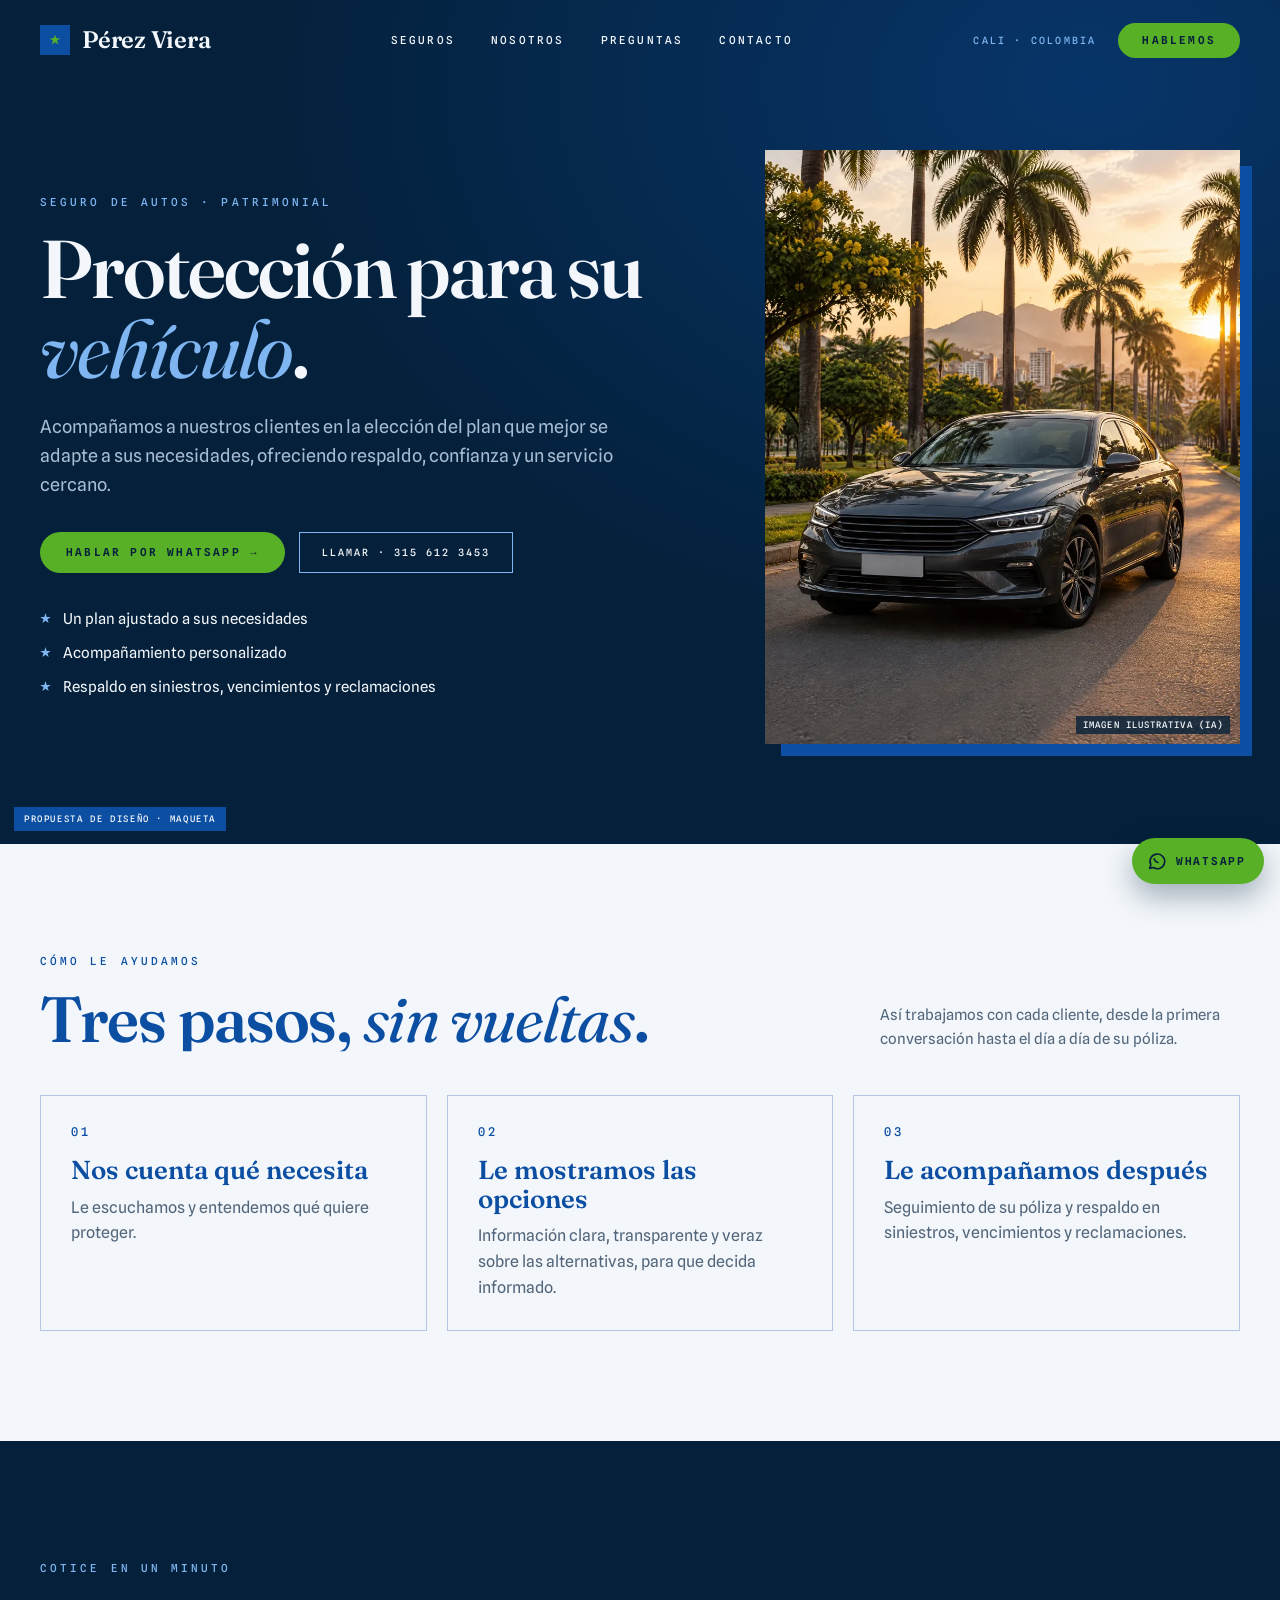
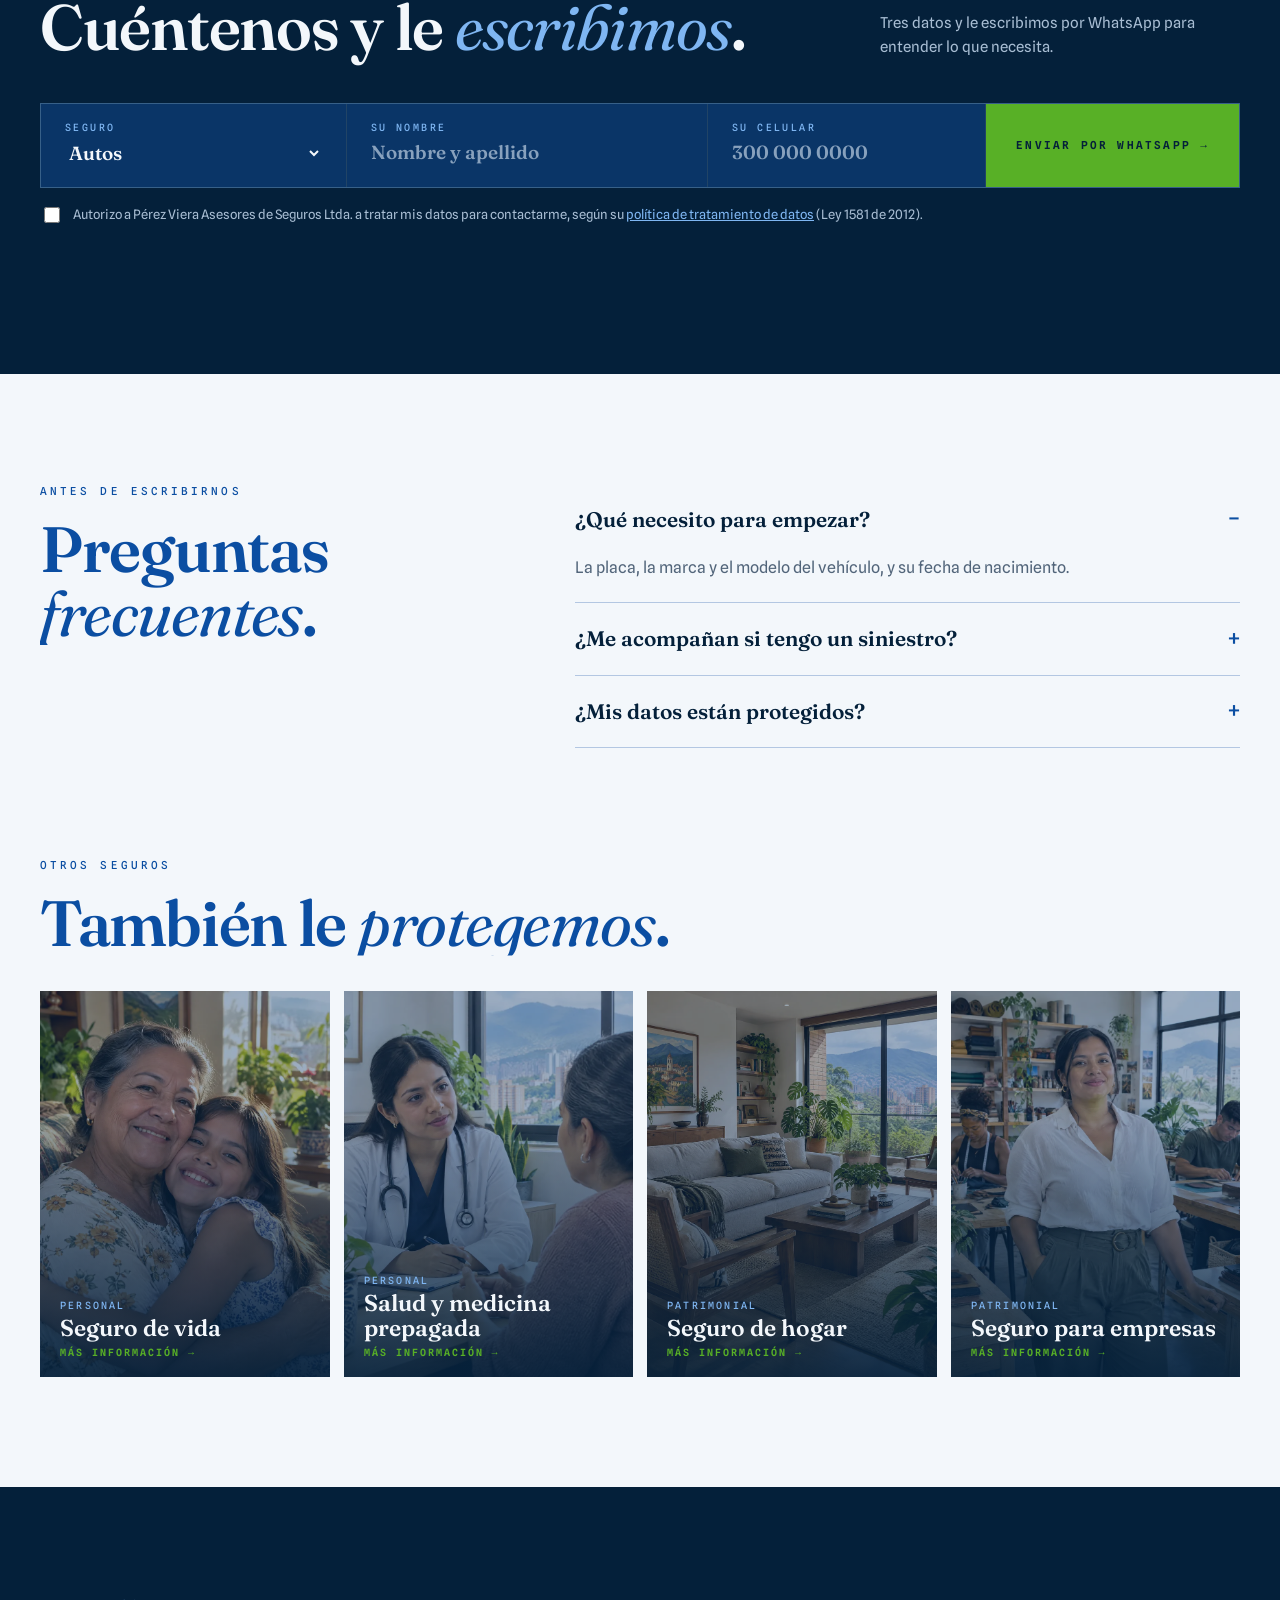
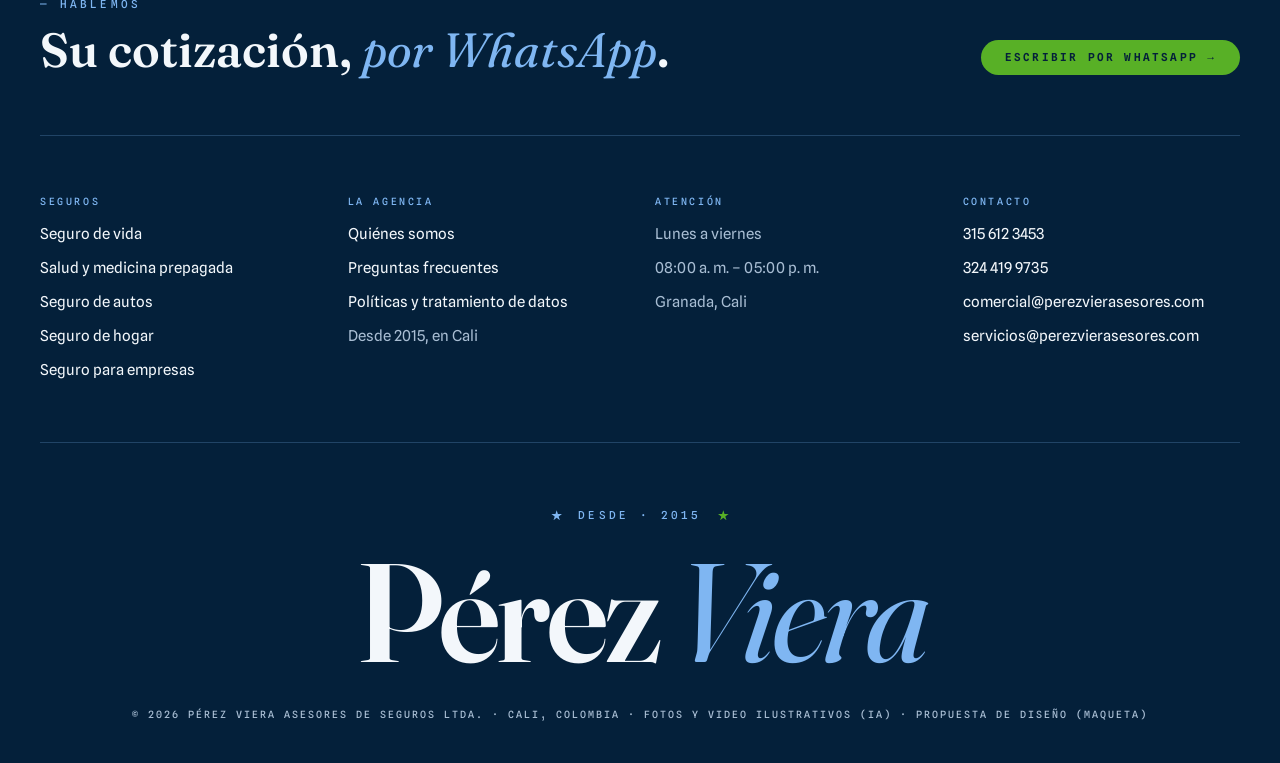
<file: seguro-de-autos.html>
<!doctype html>
<html lang="es-CO">
  <head>
    <meta charset="utf-8" />
    <meta name="viewport" content="width=device-width, initial-scale=1" />
    <!-- Propuesta de diseño de Dox para Pérez Viera Asesores (31-10-2026). Maqueta local: no publicada. -->
    <meta name="robots" content="noindex, nofollow" />
    <title>Seguro de autos en Cali · Pérez Viera Asesores</title>
    <meta name="description" content="Seguro de autos con Pérez Viera Asesores, agencia de seguros en Cali desde 2015. Hable con un asesor por WhatsApp." />
    <meta property="og:type" content="website" />
    <meta property="og:locale" content="es_CO" />
    <meta property="og:site_name" content="Pérez Viera Asesores de Seguros" />
    <meta property="og:title" content="Seguro de autos en Cali · Pérez Viera Asesores" />
    <meta property="og:description" content="Seguro de autos con Pérez Viera Asesores, agencia de seguros en Cali desde 2015. Hable con un asesor por WhatsApp." />
    <meta property="og:url" content="https://project-perez-viera.vercel.app/seguro-de-autos.html" />
    <meta property="og:image" content="https://project-perez-viera.vercel.app/img/og.jpg" />
    <meta property="og:image:width" content="1200" />
    <meta property="og:image:height" content="630" />
    <link rel="preconnect" href="https://fonts.googleapis.com" />
    <link rel="preconnect" href="https://fonts.gstatic.com" crossorigin />
    <link rel="stylesheet" href="https://fonts.googleapis.com/css2?family=Fraunces:ital,opsz,wght@0,9..144,400;0,9..144,600;1,9..144,400&family=Spline+Sans:wght@400;500;600&family=Spline+Sans+Mono:wght@500;600&display=swap" />
    <link rel="stylesheet" href="css/estilos.css" />
  </head>
  <body class="subpagina">
    <!-- BARRA -->
    <header class="barra" id="barra">
      <div class="contenedor">
        <a class="marca" href="index.html">
          <span class="marca-sello" aria-hidden="true"><span class="estrella verde"></span></span>
          <span class="marca-nombre">Pérez Viera</span>
        </a>
        <nav class="menu" aria-label="Secciones">
          <div class="menu-grupo">
            <a href="index.html#seguros" class="menu-abre">Seguros</a>
            <ul class="menu-lista">
            <li><a href="seguro-de-vida.html">Vida</a></li>
            <li><a href="seguro-de-salud.html">Salud</a></li>
            <li><a href="seguro-de-autos.html" aria-current="page">Autos</a></li>
            <li><a href="seguro-de-hogar.html">Hogar</a></li>
            <li><a href="seguro-de-empresas.html">Empresas</a></li>
            </ul>
          </div>
        <a href="nosotros.html">Nosotros</a>
        <a href="preguntas-frecuentes.html">Preguntas</a>
        <a href="contacto.html">Contacto</a>
        </nav>
        <div class="barra-derecha">
          <span class="barra-lugar">Cali · Colombia</span>
          <a class="boton" href="contacto.html">Hablemos</a>
          <button class="menu-boton" type="button" aria-expanded="false" aria-controls="menuMovil" aria-label="Abrir el menú">
            <span></span><span></span>
          </button>
        </div>
      </div>
      <nav class="menu-movil" id="menuMovil" aria-label="Menú" hidden>
      <a href="index.html">Inicio</a>
      <a href="seguro-de-vida.html">Seguro de vida</a>
      <a href="seguro-de-salud.html">Seguro de salud</a>
      <a href="seguro-de-autos.html" aria-current="page">Seguro de autos</a>
      <a href="seguro-de-hogar.html">Seguro de hogar</a>
      <a href="seguro-de-empresas.html">Seguro de empresas</a>
      <a href="nosotros.html">Nosotros</a>
      <a href="preguntas-frecuentes.html">Preguntas</a>
      <a href="contacto.html">Contacto</a>
      </nav>
    </header>
    <!-- /BARRA -->

    <main>
      <section class="cabecera-pagina noche" aria-labelledby="pagina-titulo" data-revelar>
        <div class="contenedor cabecera-rejilla">
          <div>
            <p class="cejilla">Seguro de autos · Patrimonial</p>
            <h1 class="titulo-pagina descubrir" id="pagina-titulo">Protección para su <em>vehículo</em>.</h1>
            <p class="entrada">Acompañamos a nuestros clientes en la elección del plan que mejor se adapte a sus necesidades, ofreciendo respaldo, confianza y un servicio cercano.</p>
            <div class="acciones">
              <a class="boton" href="https://wa.me/573156123453?text=Hola%2C%20quiero%20informaci%C3%B3n%20sobre%20el%20seguro%20de%20autos." target="_blank" rel="noopener">Hablar por WhatsApp →</a>
              <a class="boton-linea" href="tel:+573156123453">Llamar · 315 612 3453</a>
            </div>
            <ul class="garantias">
              <li><span class="estrella"></span>Un plan ajustado a sus necesidades</li>
              <li><span class="estrella"></span>Acompañamiento personalizado</li>
              <li><span class="estrella"></span>Respaldo en siniestros, vencimientos y reclamaciones</li>
            </ul>
          </div>
          <figure class="cabecera-foto">
            <img src="img/autos.webp" alt="Sedán gris en una avenida con palmeras al atardecer" width="900" height="1125" />
            <span class="etiqueta-ia">Imagen ilustrativa (IA)</span>
          </figure>
        </div>
      </section>
      <section class="pasos" aria-labelledby="pasos-titulo" data-revelar>
        <div class="contenedor">
          <div class="cabeza">
            <div>
              <p class="cejilla">Cómo le ayudamos</p>
              <h2 class="titulo descubrir" id="pasos-titulo">Tres pasos, <em>sin vueltas</em>.</h2>
            </div>
            <p class="nota">Así trabajamos con cada cliente, desde la primera conversación hasta el día a día de su póliza.</p>
          </div>
          <ol class="pasos-lista">
            <li class="paso"><span class="paso-numero">01</span><h3>Nos cuenta qué necesita</h3>
              <p>Le escuchamos y entendemos qué quiere proteger.</p></li>
            <li class="paso"><span class="paso-numero">02</span><h3>Le mostramos las opciones</h3>
              <p>Información clara, transparente y veraz sobre las alternativas, para que decida informado.</p></li>
            <li class="paso"><span class="paso-numero">03</span><h3>Le acompañamos después</h3>
              <p>Seguimiento de su póliza y respaldo en siniestros, vencimientos y reclamaciones.</p></li>
          </ol>
        </div>
      </section>
      <section class="cotizar noche" id="cotizar" aria-labelledby="cotizar-titulo" data-revelar>
        <div class="contenedor">
          <div class="cabeza">
            <div>
              <p class="cejilla">Cotice en un minuto</p>
              <h2 class="titulo" id="cotizar-titulo">Cuéntenos y le <em>escribimos</em>.</h2>
            </div>
            <p class="nota">Tres datos y le escribimos por WhatsApp para entender lo que necesita.</p>
          </div>
          <form class="cotizador-formulario" id="cotizador" novalidate>
            <div class="cotizador">
              <div class="campo">
                <label for="campoSeguro">Seguro</label>
                <select id="campoSeguro" name="seguro">
                  <option>Vida</option>
                  <option>Salud y medicina prepagada</option>
                  <option selected>Autos</option>
                  <option>Hogar</option>
                  <option>Empresas</option>
                </select>
              </div>
              <div class="campo">
                <label for="campoNombre">Su nombre</label>
                <input id="campoNombre" name="nombre" type="text" autocomplete="name" placeholder="Nombre y apellido" />
              </div>
              <div class="campo">
                <label for="campoCelular">Su celular</label>
                <input id="campoCelular" name="celular" type="tel" inputmode="tel" autocomplete="tel" placeholder="300 000 0000" />
              </div>
              <button class="cotizador-enviar" type="submit">Enviar por WhatsApp →</button>
            </div>
            <label class="permiso">
              <input type="checkbox" id="campoPermiso" name="permiso" />
              <span>Autorizo a Pérez Viera Asesores de Seguros Ltda. a tratar mis datos para contactarme, según su
                <a href="politicas.html#datos">política de tratamiento de datos</a> (Ley 1581 de 2012).</span>
            </label>
            <p class="aviso-cotizador" id="avisoCotizador" role="status"></p>
          </form>
        </div>
      </section>
      <section class="preguntas" aria-labelledby="preguntas-titulo" data-revelar>
        <div class="contenedor preguntas-rejilla">
          <div>
            <p class="cejilla">Antes de escribirnos</p>
            <h2 class="titulo descubrir" id="preguntas-titulo">Preguntas <em>frecuentes</em>.</h2>
          </div>
          <div class="preguntas-lista">
            <details class="pregunta" open>
              <summary>¿Qué necesito para empezar?</summary>
              <p>La placa, la marca y el modelo del vehículo, y su fecha de nacimiento.</p>
            </details>
            <details class="pregunta">
              <summary>¿Me acompañan si tengo un siniestro?</summary>
              <p>Sí. Nuestra promesa de valor incluye un servicio de alta calidad en siniestros, vencimientos y reclamaciones, además del seguimiento continuo de su póliza.</p>
            </details>
            <details class="pregunta">
              <summary>¿Mis datos están protegidos?</summary>
              <p>Sí. Solo los usamos para contactarle, con su autorización y según nuestra <a href="politicas.html#datos">política de tratamiento de datos</a>, que cumple la Ley 1581 de 2012.</p>
            </details>
          </div>
        </div>
      </section>
      <section class="otros" aria-labelledby="otros-titulo" data-revelar>
        <div class="contenedor">
          <p class="cejilla">Otros seguros</p>
          <h2 class="titulo descubrir" id="otros-titulo">También le <em>protegemos</em>.</h2>
          <div class="otros-lista">
            <a class="otro" href="seguro-de-vida.html">
              <img src="img/vida.webp" alt="" loading="lazy" />
              <span class="otro-tipo">Personal</span>
              <span class="otro-nombre">Seguro de vida</span>
              <span class="otro-mas">Más información →</span>
            </a>
            <a class="otro" href="seguro-de-salud.html">
              <img src="img/salud.webp" alt="" loading="lazy" />
              <span class="otro-tipo">Personal</span>
              <span class="otro-nombre">Salud y medicina prepagada</span>
              <span class="otro-mas">Más información →</span>
            </a>
            <a class="otro" href="seguro-de-hogar.html">
              <img src="img/hogar.webp" alt="" loading="lazy" />
              <span class="otro-tipo">Patrimonial</span>
              <span class="otro-nombre">Seguro de hogar</span>
              <span class="otro-mas">Más información →</span>
            </a>
            <a class="otro" href="seguro-de-empresas.html">
              <img src="img/empresas.webp" alt="" loading="lazy" />
              <span class="otro-tipo">Patrimonial</span>
              <span class="otro-nombre">Seguro para empresas</span>
              <span class="otro-mas">Más información →</span>
            </a>
          </div>
        </div>
      </section>
    </main>

    <!-- PIE -->
    <footer class="pie" data-revelar>
      <div class="contenedor">
        <div class="pie-llamada">
          <div>
            <p class="cejilla">— Hablemos</p>
            <h2>Su cotización, <em>por WhatsApp</em>.</h2>
          </div>
          <a class="boton" href="https://wa.me/573156123453?text=Hola%2C%20quiero%20informaci%C3%B3n%20sobre%20un%20seguro." target="_blank" rel="noopener">Escribir por WhatsApp →</a>
        </div>

        <div class="pie-columnas">
          <div>
            <h3>Seguros</h3>
            <ul>
              <li><a href="seguro-de-vida.html">Seguro de vida</a></li>
              <li><a href="seguro-de-salud.html">Salud y medicina prepagada</a></li>
              <li><a href="seguro-de-autos.html">Seguro de autos</a></li>
              <li><a href="seguro-de-hogar.html">Seguro de hogar</a></li>
              <li><a href="seguro-de-empresas.html">Seguro para empresas</a></li>
            </ul>
          </div>
          <div>
            <h3>La agencia</h3>
            <ul>
              <li><a href="nosotros.html">Quiénes somos</a></li>
              <li><a href="preguntas-frecuentes.html">Preguntas frecuentes</a></li>
              <li><a href="politicas.html">Políticas y tratamiento de datos</a></li>
              <li>Desde 2015, en Cali</li>
            </ul>
          </div>
          <div>
            <h3>Atención</h3>
            <ul>
              <li>Lunes a viernes</li>
              <li>08:00 a. m. – 05:00 p. m.</li>
              <li>Granada, Cali</li>
            </ul>
          </div>
          <div>
            <h3>Contacto</h3>
            <ul>
              <li><a href="tel:+573156123453">315 612 3453</a></li>
              <li><a href="tel:+573244199735">324 419 9735</a></li>
              <li><a href="mailto:comercial@perezvierasesores.com">comercial@perezvierasesores.com</a></li>
              <li><a href="mailto:servicios@perezvierasesores.com">servicios@perezvierasesores.com</a></li>
            </ul>
          </div>
        </div>

        <div class="pie-grande">
          <div class="pie-sellos" aria-hidden="true">
            <span class="estrella"></span><span>Desde · 2015</span><span class="estrella verde"></span>
          </div>
          <p class="pie-logo" aria-hidden="true">Pérez <em>Viera</em></p>
          <p class="pie-letra">
            © 2026 Pérez Viera Asesores de Seguros Ltda. · Cali, Colombia · Fotos y video ilustrativos (IA) · Propuesta de diseño (maqueta)
          </p>
        </div>
      </div>
    </footer>
    <a class="whatsapp-flotante" href="https://wa.me/573156123453?text=Hola%2C%20quiero%20informaci%C3%B3n%20sobre%20un%20seguro." target="_blank" rel="noopener" aria-label="Escribir por WhatsApp">
      <svg viewBox="0 0 24 24" aria-hidden="true"><path d="M4 20l1.3-3.9A8 8 0 1 1 8 19.1L4 20z" fill="none" stroke="currentColor" stroke-width="1.8" stroke-linejoin="round"/><path d="M9 9.5c.3 1.9 1.9 3.6 3.9 4.1" fill="none" stroke="currentColor" stroke-width="1.8" stroke-linecap="round"/></svg>
      <span>WhatsApp</span>
    </a>
    <!-- /PIE -->
    <p class="propuesta">Propuesta de diseño · maqueta</p>
    <script src="js/movimiento.js"></script>
  </body>
</html>
</file>
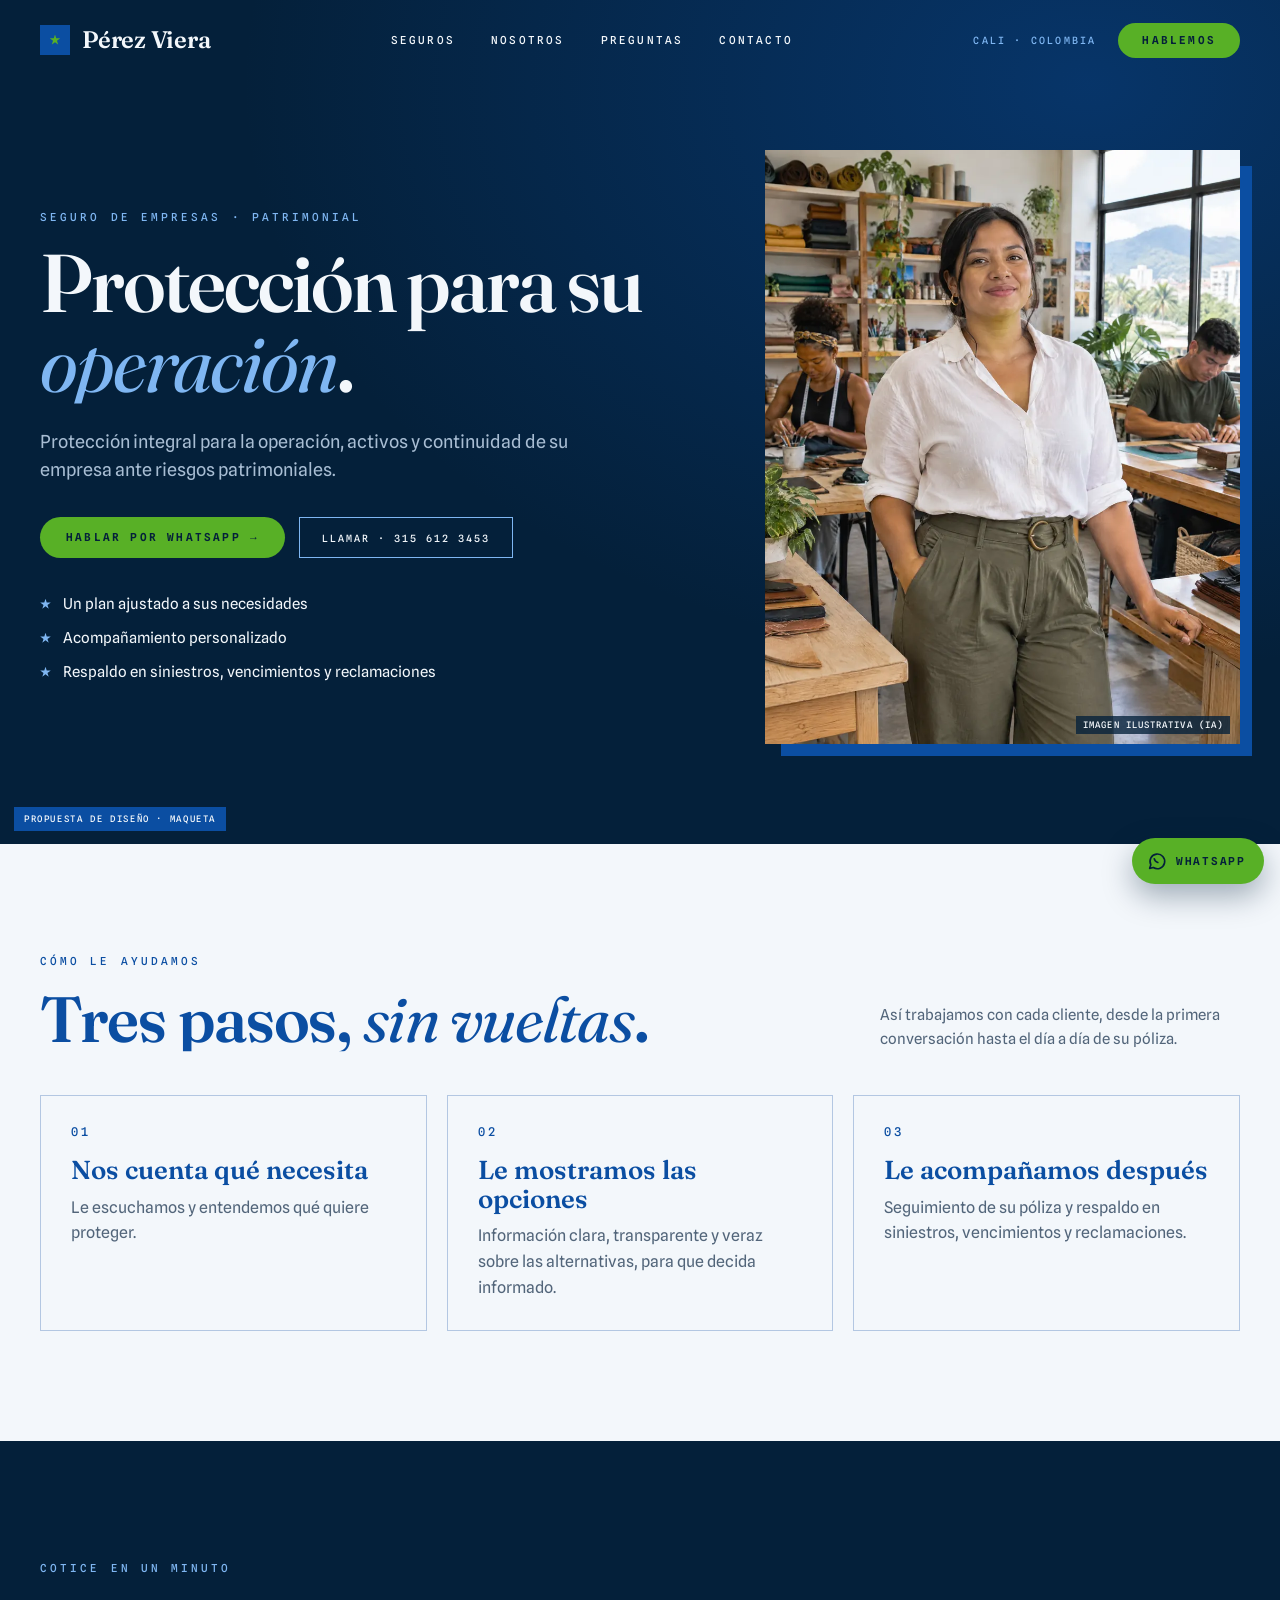
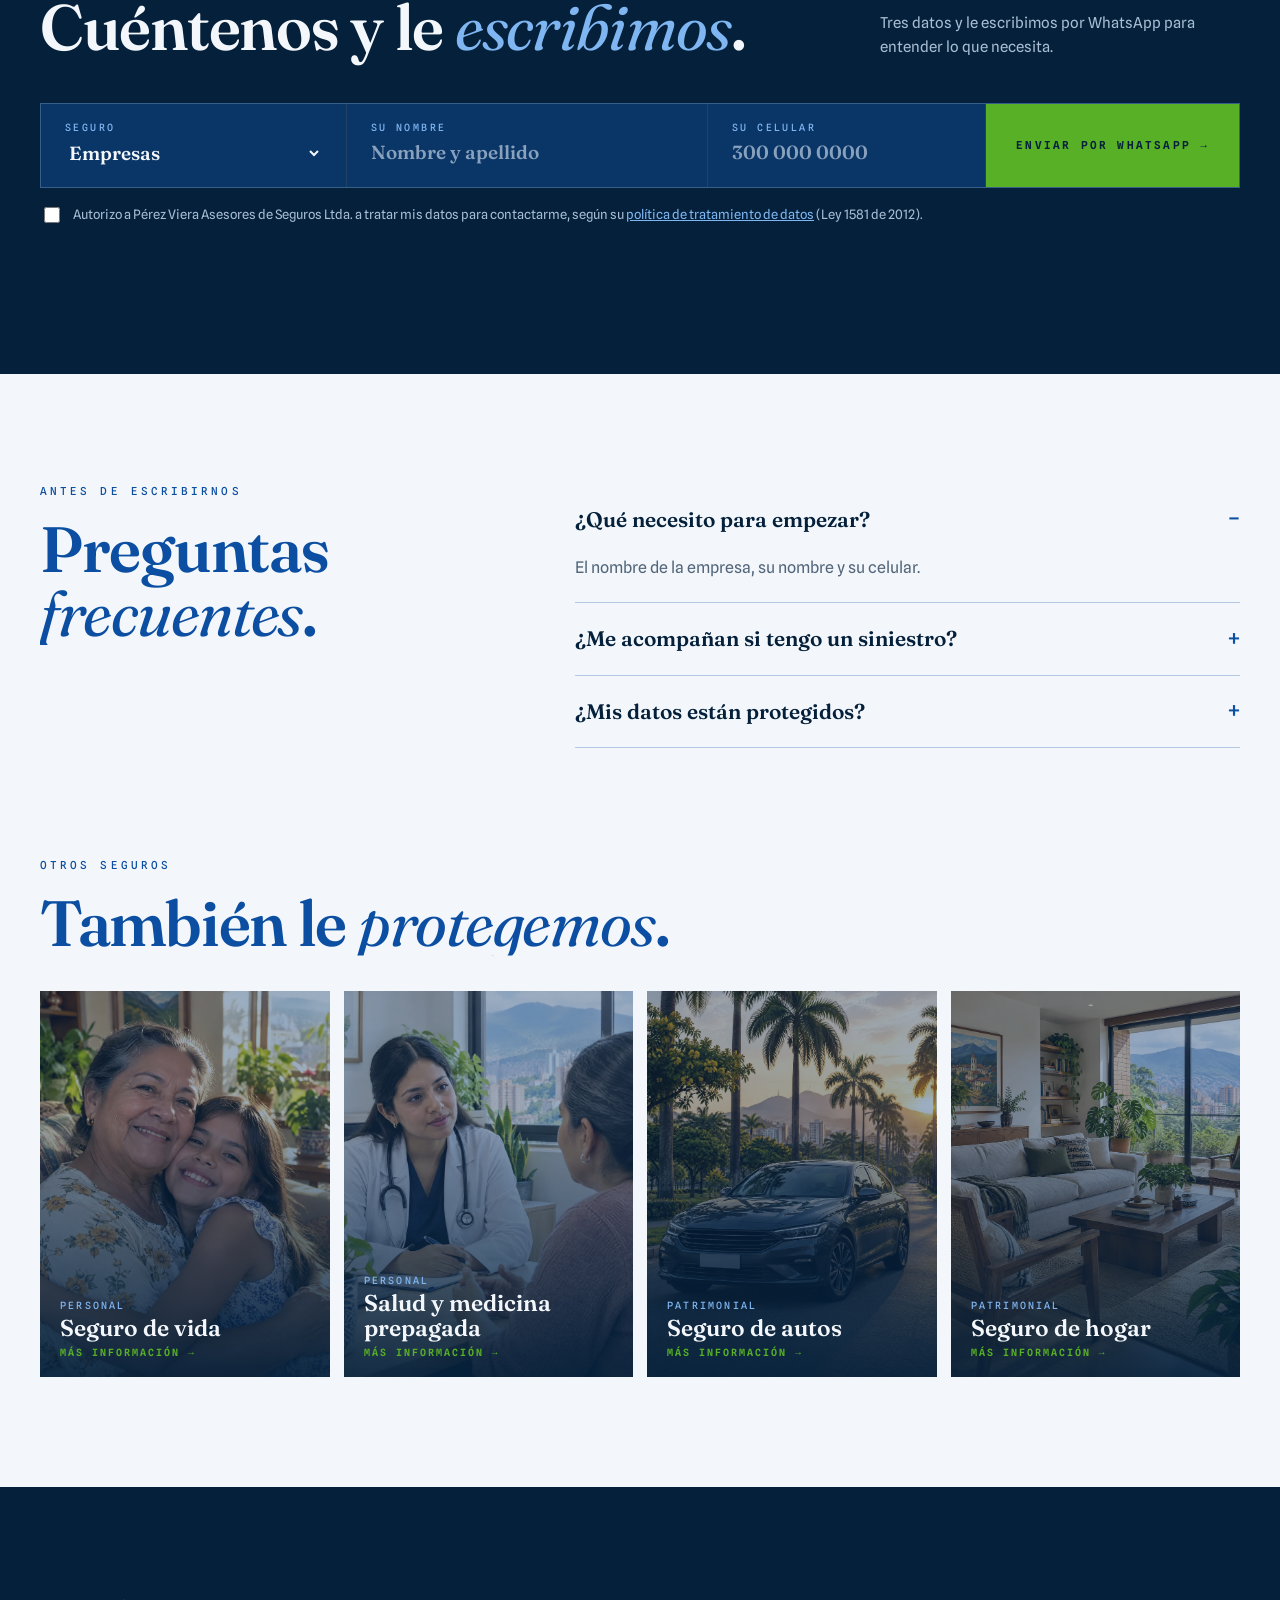
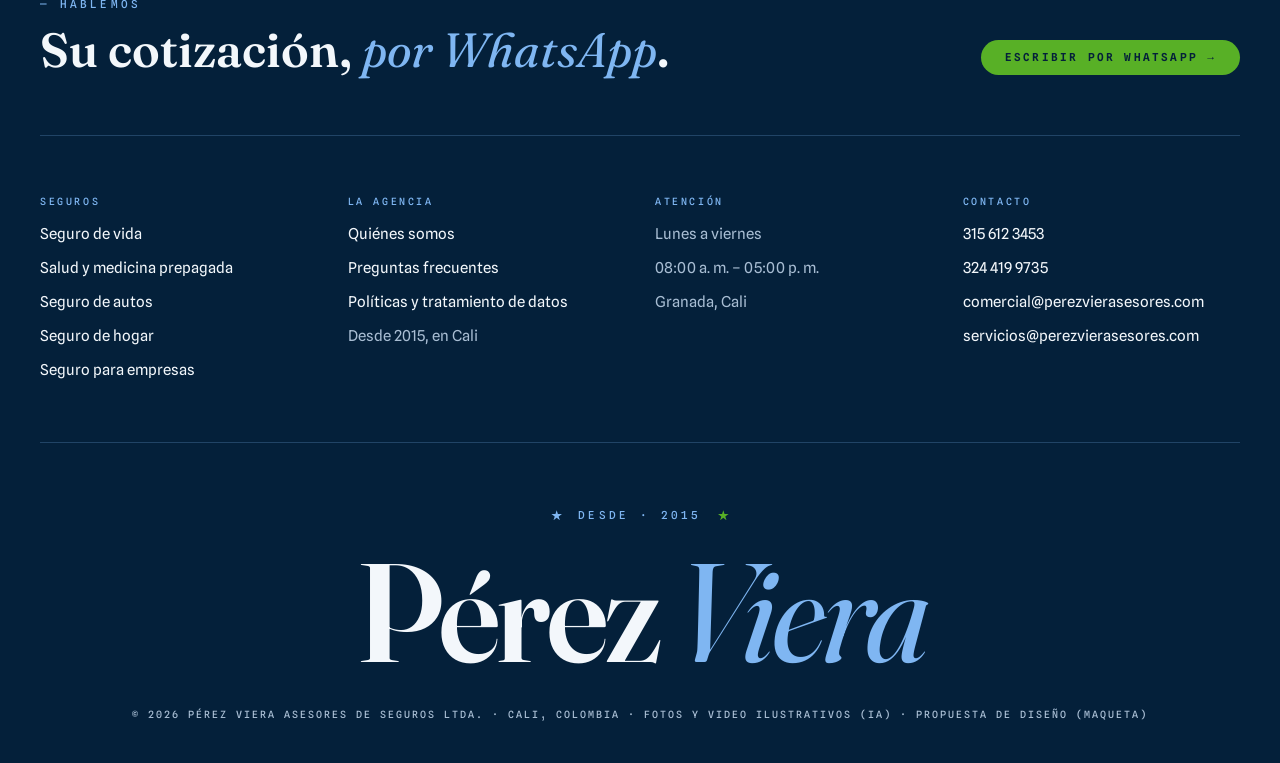
<file: seguro-de-empresas.html>
<!doctype html>
<html lang="es-CO">
  <head>
    <meta charset="utf-8" />
    <meta name="viewport" content="width=device-width, initial-scale=1" />
    <!-- Propuesta de diseño de Dox para Pérez Viera Asesores (31-10-2026). Maqueta local: no publicada. -->
    <meta name="robots" content="noindex, nofollow" />
    <title>Seguro para empresas en Cali · Pérez Viera Asesores</title>
    <meta name="description" content="Seguro para empresas con Pérez Viera Asesores, agencia de seguros en Cali desde 2015. Hable con un asesor por WhatsApp." />
    <meta property="og:type" content="website" />
    <meta property="og:locale" content="es_CO" />
    <meta property="og:site_name" content="Pérez Viera Asesores de Seguros" />
    <meta property="og:title" content="Seguro para empresas en Cali · Pérez Viera Asesores" />
    <meta property="og:description" content="Seguro para empresas con Pérez Viera Asesores, agencia de seguros en Cali desde 2015. Hable con un asesor por WhatsApp." />
    <meta property="og:url" content="https://project-perez-viera.vercel.app/seguro-de-empresas.html" />
    <meta property="og:image" content="https://project-perez-viera.vercel.app/img/og.jpg" />
    <meta property="og:image:width" content="1200" />
    <meta property="og:image:height" content="630" />
    <link rel="preconnect" href="https://fonts.googleapis.com" />
    <link rel="preconnect" href="https://fonts.gstatic.com" crossorigin />
    <link rel="stylesheet" href="https://fonts.googleapis.com/css2?family=Fraunces:ital,opsz,wght@0,9..144,400;0,9..144,600;1,9..144,400&family=Spline+Sans:wght@400;500;600&family=Spline+Sans+Mono:wght@500;600&display=swap" />
    <link rel="stylesheet" href="css/estilos.css" />
  </head>
  <body class="subpagina">
    <!-- BARRA -->
    <header class="barra" id="barra">
      <div class="contenedor">
        <a class="marca" href="index.html">
          <span class="marca-sello" aria-hidden="true"><span class="estrella verde"></span></span>
          <span class="marca-nombre">Pérez Viera</span>
        </a>
        <nav class="menu" aria-label="Secciones">
          <div class="menu-grupo">
            <a href="index.html#seguros" class="menu-abre">Seguros</a>
            <ul class="menu-lista">
            <li><a href="seguro-de-vida.html">Vida</a></li>
            <li><a href="seguro-de-salud.html">Salud</a></li>
            <li><a href="seguro-de-autos.html">Autos</a></li>
            <li><a href="seguro-de-hogar.html">Hogar</a></li>
            <li><a href="seguro-de-empresas.html" aria-current="page">Empresas</a></li>
            </ul>
          </div>
        <a href="nosotros.html">Nosotros</a>
        <a href="preguntas-frecuentes.html">Preguntas</a>
        <a href="contacto.html">Contacto</a>
        </nav>
        <div class="barra-derecha">
          <span class="barra-lugar">Cali · Colombia</span>
          <a class="boton" href="contacto.html">Hablemos</a>
          <button class="menu-boton" type="button" aria-expanded="false" aria-controls="menuMovil" aria-label="Abrir el menú">
            <span></span><span></span>
          </button>
        </div>
      </div>
      <nav class="menu-movil" id="menuMovil" aria-label="Menú" hidden>
      <a href="index.html">Inicio</a>
      <a href="seguro-de-vida.html">Seguro de vida</a>
      <a href="seguro-de-salud.html">Seguro de salud</a>
      <a href="seguro-de-autos.html">Seguro de autos</a>
      <a href="seguro-de-hogar.html">Seguro de hogar</a>
      <a href="seguro-de-empresas.html" aria-current="page">Seguro de empresas</a>
      <a href="nosotros.html">Nosotros</a>
      <a href="preguntas-frecuentes.html">Preguntas</a>
      <a href="contacto.html">Contacto</a>
      </nav>
    </header>
    <!-- /BARRA -->

    <main>
      <section class="cabecera-pagina noche" aria-labelledby="pagina-titulo" data-revelar>
        <div class="contenedor cabecera-rejilla">
          <div>
            <p class="cejilla">Seguro de empresas · Patrimonial</p>
            <h1 class="titulo-pagina descubrir" id="pagina-titulo">Protección para su <em>operación</em>.</h1>
            <p class="entrada">Protección integral para la operación, activos y continuidad de su empresa ante riesgos patrimoniales.</p>
            <div class="acciones">
              <a class="boton" href="https://wa.me/573156123453?text=Hola%2C%20quiero%20informaci%C3%B3n%20sobre%20el%20seguro%20de%20empresas." target="_blank" rel="noopener">Hablar por WhatsApp →</a>
              <a class="boton-linea" href="tel:+573156123453">Llamar · 315 612 3453</a>
            </div>
            <ul class="garantias">
              <li><span class="estrella"></span>Un plan ajustado a sus necesidades</li>
              <li><span class="estrella"></span>Acompañamiento personalizado</li>
              <li><span class="estrella"></span>Respaldo en siniestros, vencimientos y reclamaciones</li>
            </ul>
          </div>
          <figure class="cabecera-foto">
            <img src="img/empresas.webp" alt="Dueña de un pequeño negocio en su taller con dos empleados" width="900" height="1125" />
            <span class="etiqueta-ia">Imagen ilustrativa (IA)</span>
          </figure>
        </div>
      </section>
      <section class="pasos" aria-labelledby="pasos-titulo" data-revelar>
        <div class="contenedor">
          <div class="cabeza">
            <div>
              <p class="cejilla">Cómo le ayudamos</p>
              <h2 class="titulo descubrir" id="pasos-titulo">Tres pasos, <em>sin vueltas</em>.</h2>
            </div>
            <p class="nota">Así trabajamos con cada cliente, desde la primera conversación hasta el día a día de su póliza.</p>
          </div>
          <ol class="pasos-lista">
            <li class="paso"><span class="paso-numero">01</span><h3>Nos cuenta qué necesita</h3>
              <p>Le escuchamos y entendemos qué quiere proteger.</p></li>
            <li class="paso"><span class="paso-numero">02</span><h3>Le mostramos las opciones</h3>
              <p>Información clara, transparente y veraz sobre las alternativas, para que decida informado.</p></li>
            <li class="paso"><span class="paso-numero">03</span><h3>Le acompañamos después</h3>
              <p>Seguimiento de su póliza y respaldo en siniestros, vencimientos y reclamaciones.</p></li>
          </ol>
        </div>
      </section>
      <section class="cotizar noche" id="cotizar" aria-labelledby="cotizar-titulo" data-revelar>
        <div class="contenedor">
          <div class="cabeza">
            <div>
              <p class="cejilla">Cotice en un minuto</p>
              <h2 class="titulo" id="cotizar-titulo">Cuéntenos y le <em>escribimos</em>.</h2>
            </div>
            <p class="nota">Tres datos y le escribimos por WhatsApp para entender lo que necesita.</p>
          </div>
          <form class="cotizador-formulario" id="cotizador" novalidate>
            <div class="cotizador">
              <div class="campo">
                <label for="campoSeguro">Seguro</label>
                <select id="campoSeguro" name="seguro">
                  <option>Vida</option>
                  <option>Salud y medicina prepagada</option>
                  <option>Autos</option>
                  <option>Hogar</option>
                  <option selected>Empresas</option>
                </select>
              </div>
              <div class="campo">
                <label for="campoNombre">Su nombre</label>
                <input id="campoNombre" name="nombre" type="text" autocomplete="name" placeholder="Nombre y apellido" />
              </div>
              <div class="campo">
                <label for="campoCelular">Su celular</label>
                <input id="campoCelular" name="celular" type="tel" inputmode="tel" autocomplete="tel" placeholder="300 000 0000" />
              </div>
              <button class="cotizador-enviar" type="submit">Enviar por WhatsApp →</button>
            </div>
            <label class="permiso">
              <input type="checkbox" id="campoPermiso" name="permiso" />
              <span>Autorizo a Pérez Viera Asesores de Seguros Ltda. a tratar mis datos para contactarme, según su
                <a href="politicas.html#datos">política de tratamiento de datos</a> (Ley 1581 de 2012).</span>
            </label>
            <p class="aviso-cotizador" id="avisoCotizador" role="status"></p>
          </form>
        </div>
      </section>
      <section class="preguntas" aria-labelledby="preguntas-titulo" data-revelar>
        <div class="contenedor preguntas-rejilla">
          <div>
            <p class="cejilla">Antes de escribirnos</p>
            <h2 class="titulo descubrir" id="preguntas-titulo">Preguntas <em>frecuentes</em>.</h2>
          </div>
          <div class="preguntas-lista">
            <details class="pregunta" open>
              <summary>¿Qué necesito para empezar?</summary>
              <p>El nombre de la empresa, su nombre y su celular.</p>
            </details>
            <details class="pregunta">
              <summary>¿Me acompañan si tengo un siniestro?</summary>
              <p>Sí. Nuestra promesa de valor incluye un servicio de alta calidad en siniestros, vencimientos y reclamaciones, además del seguimiento continuo de su póliza.</p>
            </details>
            <details class="pregunta">
              <summary>¿Mis datos están protegidos?</summary>
              <p>Sí. Solo los usamos para contactarle, con su autorización y según nuestra <a href="politicas.html#datos">política de tratamiento de datos</a>, que cumple la Ley 1581 de 2012.</p>
            </details>
          </div>
        </div>
      </section>
      <section class="otros" aria-labelledby="otros-titulo" data-revelar>
        <div class="contenedor">
          <p class="cejilla">Otros seguros</p>
          <h2 class="titulo descubrir" id="otros-titulo">También le <em>protegemos</em>.</h2>
          <div class="otros-lista">
            <a class="otro" href="seguro-de-vida.html">
              <img src="img/vida.webp" alt="" loading="lazy" />
              <span class="otro-tipo">Personal</span>
              <span class="otro-nombre">Seguro de vida</span>
              <span class="otro-mas">Más información →</span>
            </a>
            <a class="otro" href="seguro-de-salud.html">
              <img src="img/salud.webp" alt="" loading="lazy" />
              <span class="otro-tipo">Personal</span>
              <span class="otro-nombre">Salud y medicina prepagada</span>
              <span class="otro-mas">Más información →</span>
            </a>
            <a class="otro" href="seguro-de-autos.html">
              <img src="img/autos.webp" alt="" loading="lazy" />
              <span class="otro-tipo">Patrimonial</span>
              <span class="otro-nombre">Seguro de autos</span>
              <span class="otro-mas">Más información →</span>
            </a>
            <a class="otro" href="seguro-de-hogar.html">
              <img src="img/hogar.webp" alt="" loading="lazy" />
              <span class="otro-tipo">Patrimonial</span>
              <span class="otro-nombre">Seguro de hogar</span>
              <span class="otro-mas">Más información →</span>
            </a>
          </div>
        </div>
      </section>
    </main>

    <!-- PIE -->
    <footer class="pie" data-revelar>
      <div class="contenedor">
        <div class="pie-llamada">
          <div>
            <p class="cejilla">— Hablemos</p>
            <h2>Su cotización, <em>por WhatsApp</em>.</h2>
          </div>
          <a class="boton" href="https://wa.me/573156123453?text=Hola%2C%20quiero%20informaci%C3%B3n%20sobre%20un%20seguro." target="_blank" rel="noopener">Escribir por WhatsApp →</a>
        </div>

        <div class="pie-columnas">
          <div>
            <h3>Seguros</h3>
            <ul>
              <li><a href="seguro-de-vida.html">Seguro de vida</a></li>
              <li><a href="seguro-de-salud.html">Salud y medicina prepagada</a></li>
              <li><a href="seguro-de-autos.html">Seguro de autos</a></li>
              <li><a href="seguro-de-hogar.html">Seguro de hogar</a></li>
              <li><a href="seguro-de-empresas.html">Seguro para empresas</a></li>
            </ul>
          </div>
          <div>
            <h3>La agencia</h3>
            <ul>
              <li><a href="nosotros.html">Quiénes somos</a></li>
              <li><a href="preguntas-frecuentes.html">Preguntas frecuentes</a></li>
              <li><a href="politicas.html">Políticas y tratamiento de datos</a></li>
              <li>Desde 2015, en Cali</li>
            </ul>
          </div>
          <div>
            <h3>Atención</h3>
            <ul>
              <li>Lunes a viernes</li>
              <li>08:00 a. m. – 05:00 p. m.</li>
              <li>Granada, Cali</li>
            </ul>
          </div>
          <div>
            <h3>Contacto</h3>
            <ul>
              <li><a href="tel:+573156123453">315 612 3453</a></li>
              <li><a href="tel:+573244199735">324 419 9735</a></li>
              <li><a href="mailto:comercial@perezvierasesores.com">comercial@perezvierasesores.com</a></li>
              <li><a href="mailto:servicios@perezvierasesores.com">servicios@perezvierasesores.com</a></li>
            </ul>
          </div>
        </div>

        <div class="pie-grande">
          <div class="pie-sellos" aria-hidden="true">
            <span class="estrella"></span><span>Desde · 2015</span><span class="estrella verde"></span>
          </div>
          <p class="pie-logo" aria-hidden="true">Pérez <em>Viera</em></p>
          <p class="pie-letra">
            © 2026 Pérez Viera Asesores de Seguros Ltda. · Cali, Colombia · Fotos y video ilustrativos (IA) · Propuesta de diseño (maqueta)
          </p>
        </div>
      </div>
    </footer>
    <a class="whatsapp-flotante" href="https://wa.me/573156123453?text=Hola%2C%20quiero%20informaci%C3%B3n%20sobre%20un%20seguro." target="_blank" rel="noopener" aria-label="Escribir por WhatsApp">
      <svg viewBox="0 0 24 24" aria-hidden="true"><path d="M4 20l1.3-3.9A8 8 0 1 1 8 19.1L4 20z" fill="none" stroke="currentColor" stroke-width="1.8" stroke-linejoin="round"/><path d="M9 9.5c.3 1.9 1.9 3.6 3.9 4.1" fill="none" stroke="currentColor" stroke-width="1.8" stroke-linecap="round"/></svg>
      <span>WhatsApp</span>
    </a>
    <!-- /PIE -->
    <p class="propuesta">Propuesta de diseño · maqueta</p>
    <script src="js/movimiento.js"></script>
  </body>
</html>
</file>
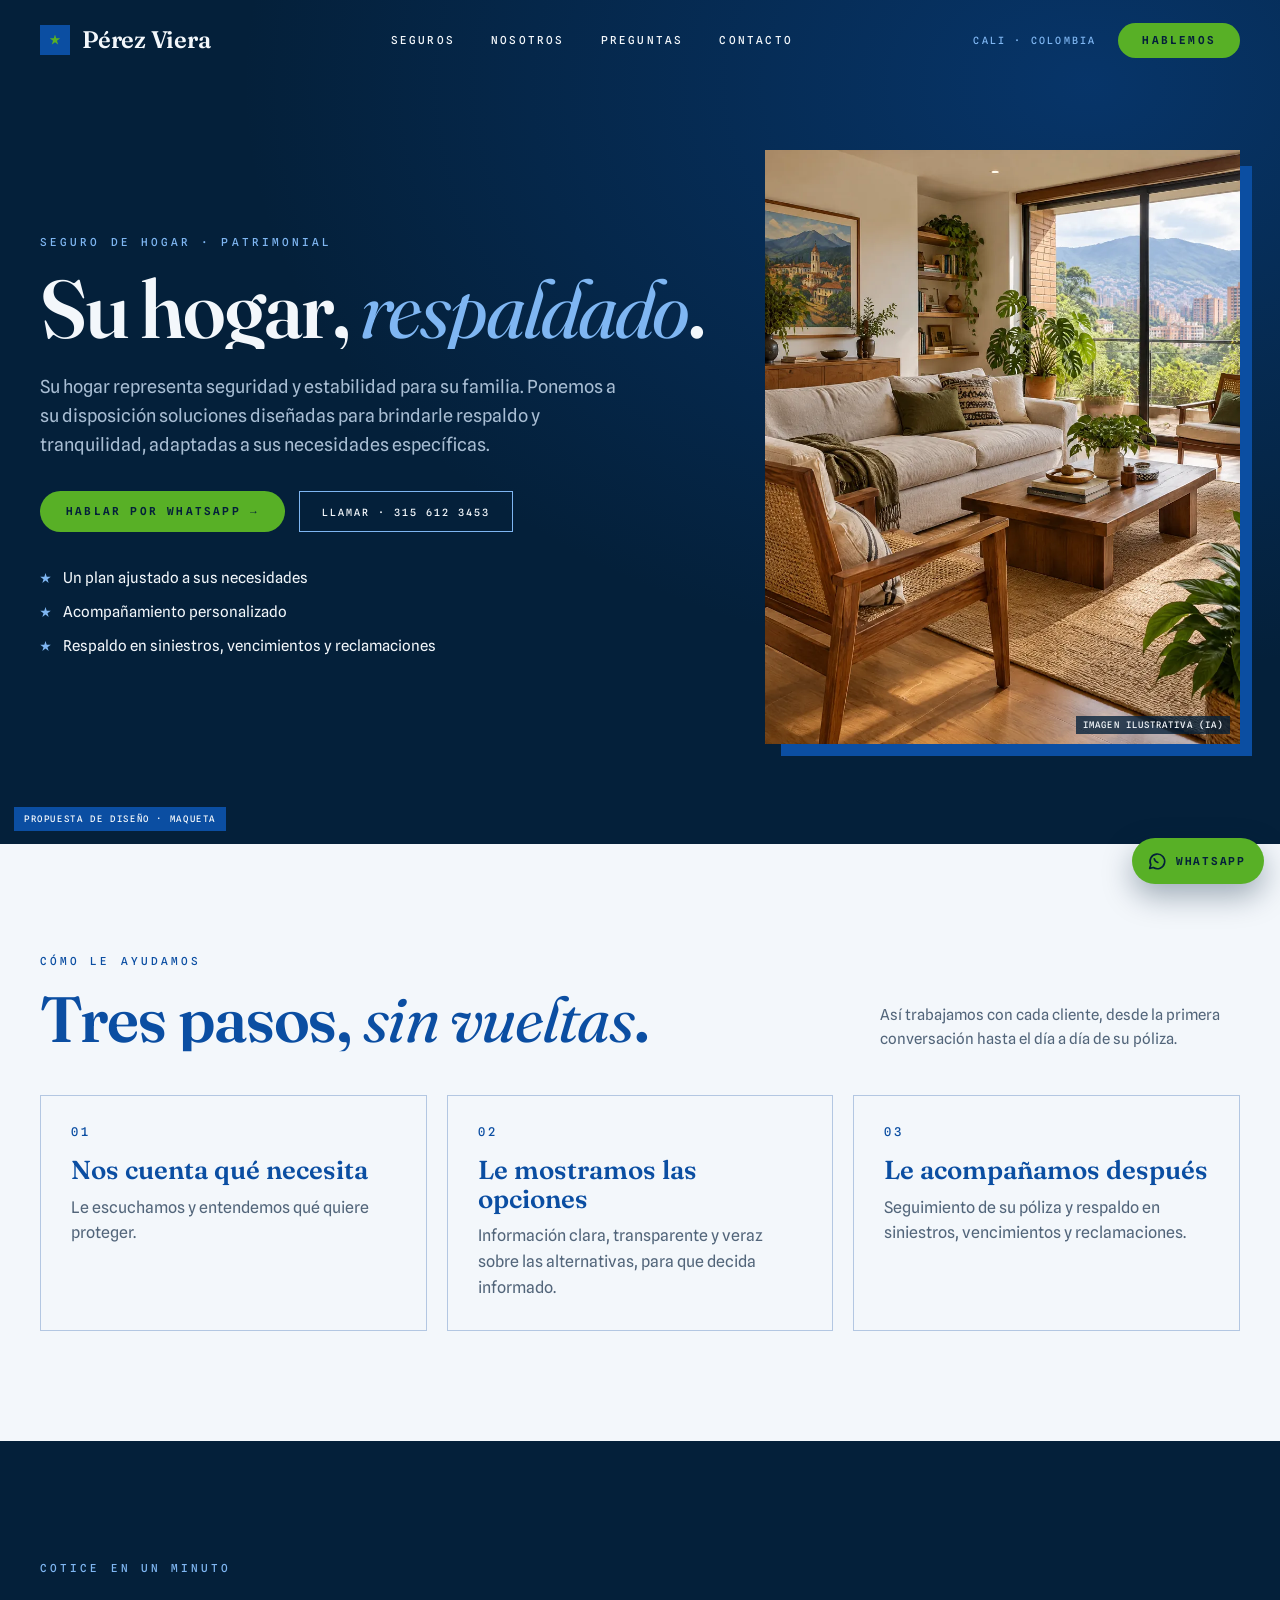
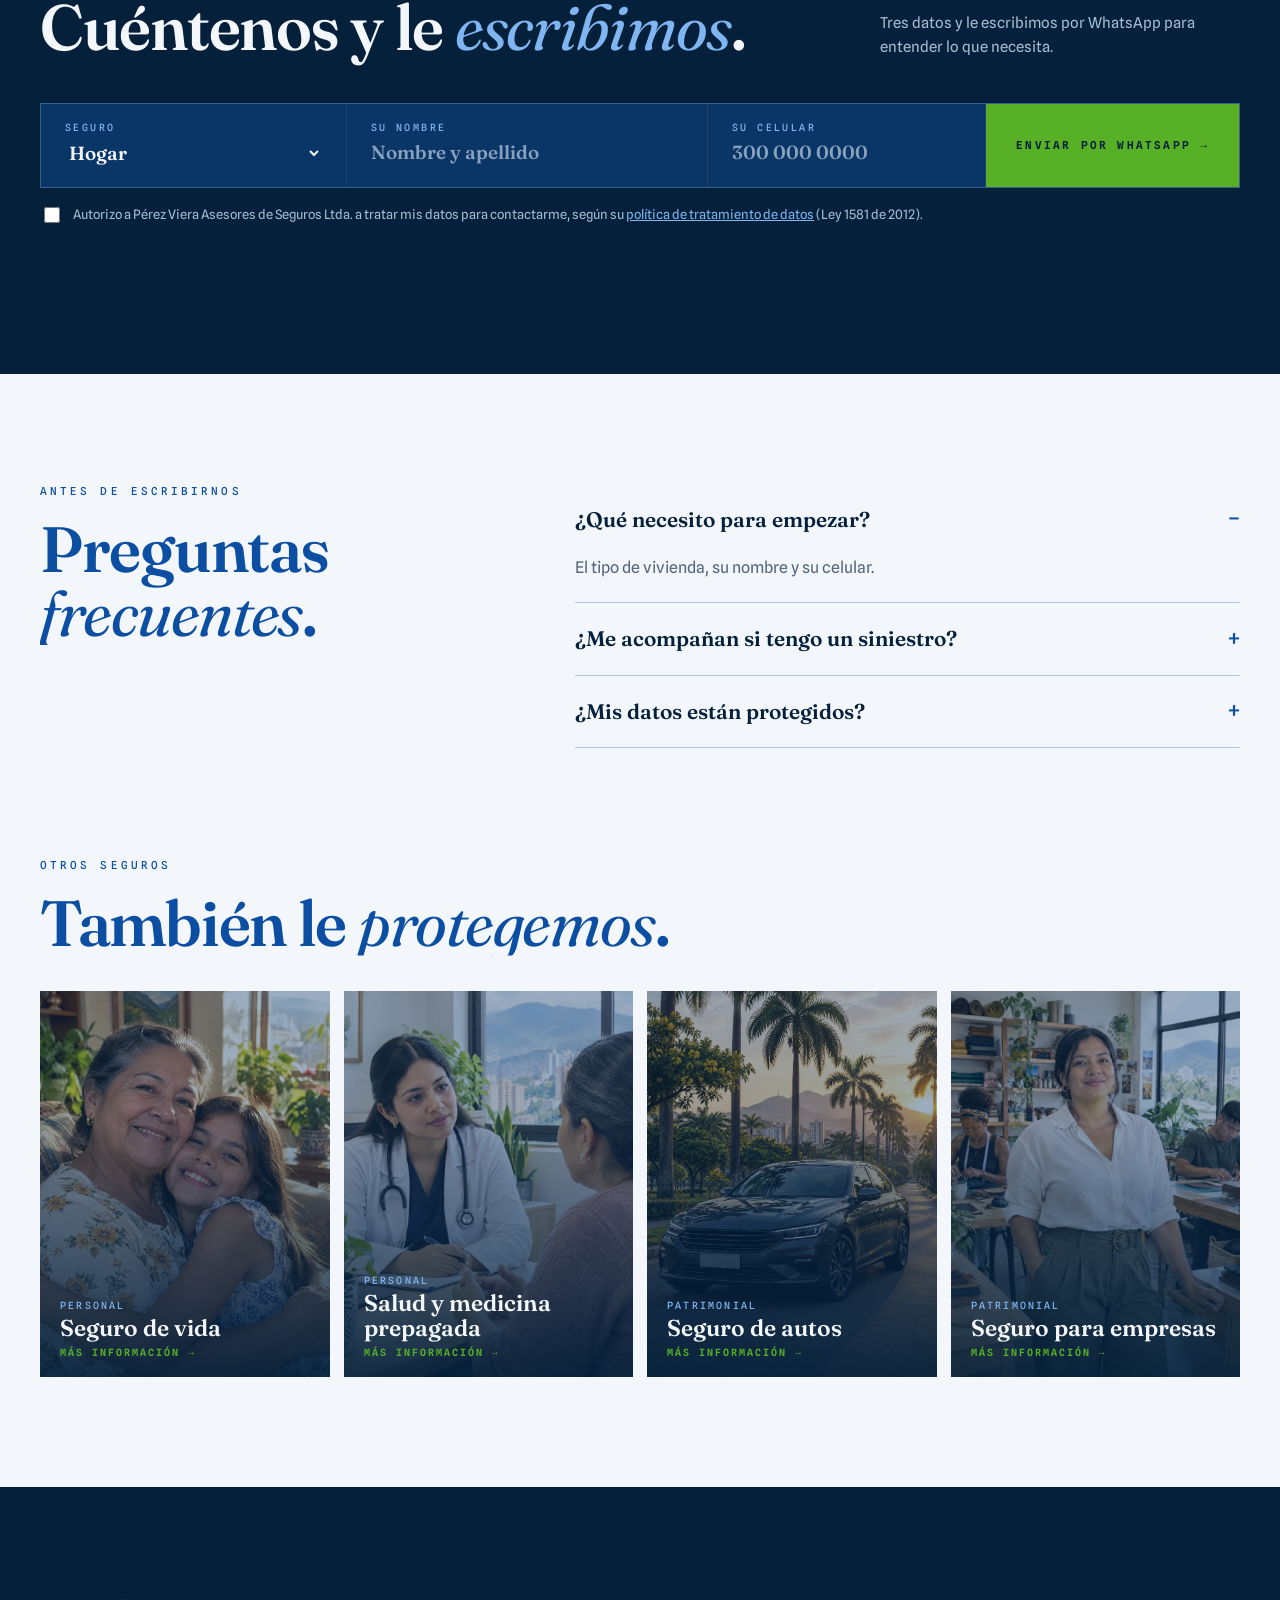
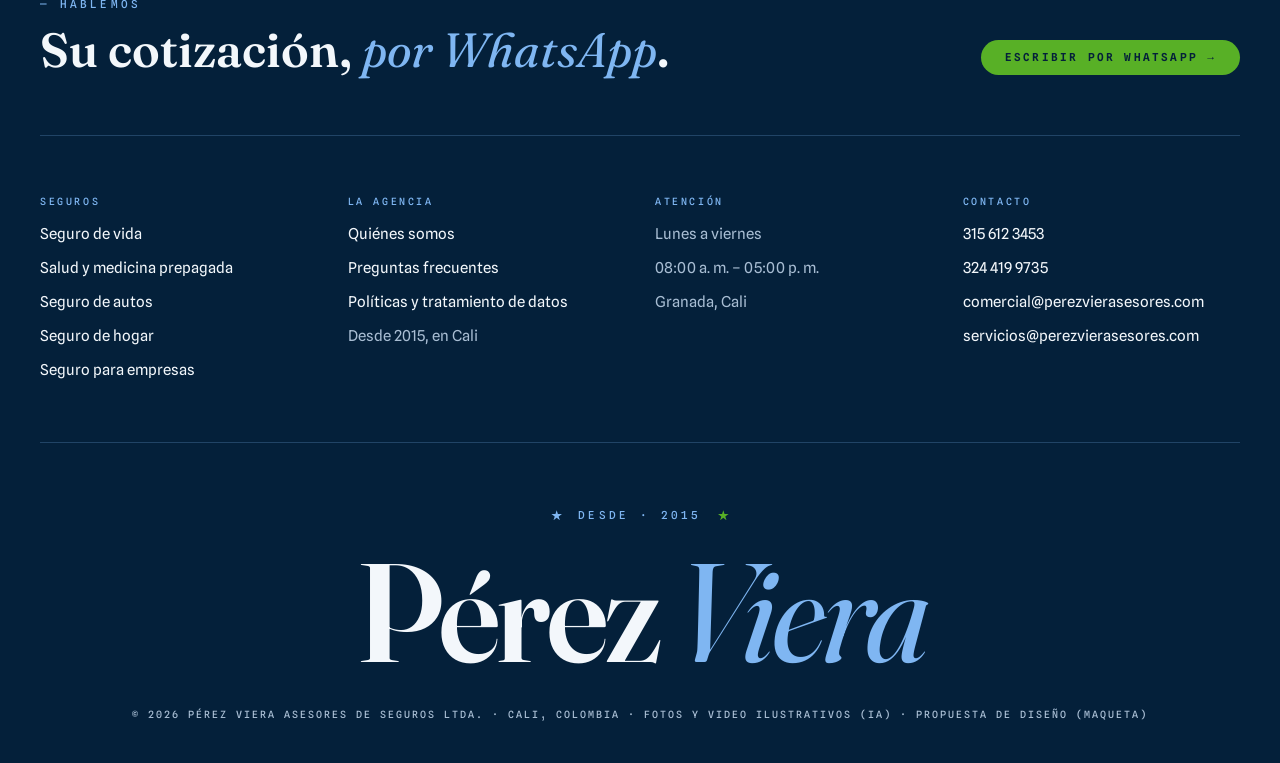
<file: seguro-de-hogar.html>
<!doctype html>
<html lang="es-CO">
  <head>
    <meta charset="utf-8" />
    <meta name="viewport" content="width=device-width, initial-scale=1" />
    <!-- Propuesta de diseño de Dox para Pérez Viera Asesores (31-10-2026). Maqueta local: no publicada. -->
    <meta name="robots" content="noindex, nofollow" />
    <title>Seguro de hogar en Cali · Pérez Viera Asesores</title>
    <meta name="description" content="Seguro de hogar con Pérez Viera Asesores, agencia de seguros en Cali desde 2015. Hable con un asesor por WhatsApp." />
    <meta property="og:type" content="website" />
    <meta property="og:locale" content="es_CO" />
    <meta property="og:site_name" content="Pérez Viera Asesores de Seguros" />
    <meta property="og:title" content="Seguro de hogar en Cali · Pérez Viera Asesores" />
    <meta property="og:description" content="Seguro de hogar con Pérez Viera Asesores, agencia de seguros en Cali desde 2015. Hable con un asesor por WhatsApp." />
    <meta property="og:url" content="https://project-perez-viera.vercel.app/seguro-de-hogar.html" />
    <meta property="og:image" content="https://project-perez-viera.vercel.app/img/og.jpg" />
    <meta property="og:image:width" content="1200" />
    <meta property="og:image:height" content="630" />
    <link rel="preconnect" href="https://fonts.googleapis.com" />
    <link rel="preconnect" href="https://fonts.gstatic.com" crossorigin />
    <link rel="stylesheet" href="https://fonts.googleapis.com/css2?family=Fraunces:ital,opsz,wght@0,9..144,400;0,9..144,600;1,9..144,400&family=Spline+Sans:wght@400;500;600&family=Spline+Sans+Mono:wght@500;600&display=swap" />
    <link rel="stylesheet" href="css/estilos.css" />
  </head>
  <body class="subpagina">
    <!-- BARRA -->
    <header class="barra" id="barra">
      <div class="contenedor">
        <a class="marca" href="index.html">
          <span class="marca-sello" aria-hidden="true"><span class="estrella verde"></span></span>
          <span class="marca-nombre">Pérez Viera</span>
        </a>
        <nav class="menu" aria-label="Secciones">
          <div class="menu-grupo">
            <a href="index.html#seguros" class="menu-abre">Seguros</a>
            <ul class="menu-lista">
            <li><a href="seguro-de-vida.html">Vida</a></li>
            <li><a href="seguro-de-salud.html">Salud</a></li>
            <li><a href="seguro-de-autos.html">Autos</a></li>
            <li><a href="seguro-de-hogar.html" aria-current="page">Hogar</a></li>
            <li><a href="seguro-de-empresas.html">Empresas</a></li>
            </ul>
          </div>
        <a href="nosotros.html">Nosotros</a>
        <a href="preguntas-frecuentes.html">Preguntas</a>
        <a href="contacto.html">Contacto</a>
        </nav>
        <div class="barra-derecha">
          <span class="barra-lugar">Cali · Colombia</span>
          <a class="boton" href="contacto.html">Hablemos</a>
          <button class="menu-boton" type="button" aria-expanded="false" aria-controls="menuMovil" aria-label="Abrir el menú">
            <span></span><span></span>
          </button>
        </div>
      </div>
      <nav class="menu-movil" id="menuMovil" aria-label="Menú" hidden>
      <a href="index.html">Inicio</a>
      <a href="seguro-de-vida.html">Seguro de vida</a>
      <a href="seguro-de-salud.html">Seguro de salud</a>
      <a href="seguro-de-autos.html">Seguro de autos</a>
      <a href="seguro-de-hogar.html" aria-current="page">Seguro de hogar</a>
      <a href="seguro-de-empresas.html">Seguro de empresas</a>
      <a href="nosotros.html">Nosotros</a>
      <a href="preguntas-frecuentes.html">Preguntas</a>
      <a href="contacto.html">Contacto</a>
      </nav>
    </header>
    <!-- /BARRA -->

    <main>
      <section class="cabecera-pagina noche" aria-labelledby="pagina-titulo" data-revelar>
        <div class="contenedor cabecera-rejilla">
          <div>
            <p class="cejilla">Seguro de hogar · Patrimonial</p>
            <h1 class="titulo-pagina descubrir" id="pagina-titulo">Su hogar, <em>respaldado</em>.</h1>
            <p class="entrada">Su hogar representa seguridad y estabilidad para su familia. Ponemos a su disposición soluciones diseñadas para brindarle respaldo y tranquilidad, adaptadas a sus necesidades específicas.</p>
            <div class="acciones">
              <a class="boton" href="https://wa.me/573156123453?text=Hola%2C%20quiero%20informaci%C3%B3n%20sobre%20el%20seguro%20de%20hogar." target="_blank" rel="noopener">Hablar por WhatsApp →</a>
              <a class="boton-linea" href="tel:+573156123453">Llamar · 315 612 3453</a>
            </div>
            <ul class="garantias">
              <li><span class="estrella"></span>Un plan ajustado a sus necesidades</li>
              <li><span class="estrella"></span>Acompañamiento personalizado</li>
              <li><span class="estrella"></span>Respaldo en siniestros, vencimientos y reclamaciones</li>
            </ul>
          </div>
          <figure class="cabecera-foto">
            <img src="img/hogar.webp" alt="Sala luminosa con muebles de madera y plantas" width="900" height="1125" />
            <span class="etiqueta-ia">Imagen ilustrativa (IA)</span>
          </figure>
        </div>
      </section>
      <section class="pasos" aria-labelledby="pasos-titulo" data-revelar>
        <div class="contenedor">
          <div class="cabeza">
            <div>
              <p class="cejilla">Cómo le ayudamos</p>
              <h2 class="titulo descubrir" id="pasos-titulo">Tres pasos, <em>sin vueltas</em>.</h2>
            </div>
            <p class="nota">Así trabajamos con cada cliente, desde la primera conversación hasta el día a día de su póliza.</p>
          </div>
          <ol class="pasos-lista">
            <li class="paso"><span class="paso-numero">01</span><h3>Nos cuenta qué necesita</h3>
              <p>Le escuchamos y entendemos qué quiere proteger.</p></li>
            <li class="paso"><span class="paso-numero">02</span><h3>Le mostramos las opciones</h3>
              <p>Información clara, transparente y veraz sobre las alternativas, para que decida informado.</p></li>
            <li class="paso"><span class="paso-numero">03</span><h3>Le acompañamos después</h3>
              <p>Seguimiento de su póliza y respaldo en siniestros, vencimientos y reclamaciones.</p></li>
          </ol>
        </div>
      </section>
      <section class="cotizar noche" id="cotizar" aria-labelledby="cotizar-titulo" data-revelar>
        <div class="contenedor">
          <div class="cabeza">
            <div>
              <p class="cejilla">Cotice en un minuto</p>
              <h2 class="titulo" id="cotizar-titulo">Cuéntenos y le <em>escribimos</em>.</h2>
            </div>
            <p class="nota">Tres datos y le escribimos por WhatsApp para entender lo que necesita.</p>
          </div>
          <form class="cotizador-formulario" id="cotizador" novalidate>
            <div class="cotizador">
              <div class="campo">
                <label for="campoSeguro">Seguro</label>
                <select id="campoSeguro" name="seguro">
                  <option>Vida</option>
                  <option>Salud y medicina prepagada</option>
                  <option>Autos</option>
                  <option selected>Hogar</option>
                  <option>Empresas</option>
                </select>
              </div>
              <div class="campo">
                <label for="campoNombre">Su nombre</label>
                <input id="campoNombre" name="nombre" type="text" autocomplete="name" placeholder="Nombre y apellido" />
              </div>
              <div class="campo">
                <label for="campoCelular">Su celular</label>
                <input id="campoCelular" name="celular" type="tel" inputmode="tel" autocomplete="tel" placeholder="300 000 0000" />
              </div>
              <button class="cotizador-enviar" type="submit">Enviar por WhatsApp →</button>
            </div>
            <label class="permiso">
              <input type="checkbox" id="campoPermiso" name="permiso" />
              <span>Autorizo a Pérez Viera Asesores de Seguros Ltda. a tratar mis datos para contactarme, según su
                <a href="politicas.html#datos">política de tratamiento de datos</a> (Ley 1581 de 2012).</span>
            </label>
            <p class="aviso-cotizador" id="avisoCotizador" role="status"></p>
          </form>
        </div>
      </section>
      <section class="preguntas" aria-labelledby="preguntas-titulo" data-revelar>
        <div class="contenedor preguntas-rejilla">
          <div>
            <p class="cejilla">Antes de escribirnos</p>
            <h2 class="titulo descubrir" id="preguntas-titulo">Preguntas <em>frecuentes</em>.</h2>
          </div>
          <div class="preguntas-lista">
            <details class="pregunta" open>
              <summary>¿Qué necesito para empezar?</summary>
              <p>El tipo de vivienda, su nombre y su celular.</p>
            </details>
            <details class="pregunta">
              <summary>¿Me acompañan si tengo un siniestro?</summary>
              <p>Sí. Nuestra promesa de valor incluye un servicio de alta calidad en siniestros, vencimientos y reclamaciones, además del seguimiento continuo de su póliza.</p>
            </details>
            <details class="pregunta">
              <summary>¿Mis datos están protegidos?</summary>
              <p>Sí. Solo los usamos para contactarle, con su autorización y según nuestra <a href="politicas.html#datos">política de tratamiento de datos</a>, que cumple la Ley 1581 de 2012.</p>
            </details>
          </div>
        </div>
      </section>
      <section class="otros" aria-labelledby="otros-titulo" data-revelar>
        <div class="contenedor">
          <p class="cejilla">Otros seguros</p>
          <h2 class="titulo descubrir" id="otros-titulo">También le <em>protegemos</em>.</h2>
          <div class="otros-lista">
            <a class="otro" href="seguro-de-vida.html">
              <img src="img/vida.webp" alt="" loading="lazy" />
              <span class="otro-tipo">Personal</span>
              <span class="otro-nombre">Seguro de vida</span>
              <span class="otro-mas">Más información →</span>
            </a>
            <a class="otro" href="seguro-de-salud.html">
              <img src="img/salud.webp" alt="" loading="lazy" />
              <span class="otro-tipo">Personal</span>
              <span class="otro-nombre">Salud y medicina prepagada</span>
              <span class="otro-mas">Más información →</span>
            </a>
            <a class="otro" href="seguro-de-autos.html">
              <img src="img/autos.webp" alt="" loading="lazy" />
              <span class="otro-tipo">Patrimonial</span>
              <span class="otro-nombre">Seguro de autos</span>
              <span class="otro-mas">Más información →</span>
            </a>
            <a class="otro" href="seguro-de-empresas.html">
              <img src="img/empresas.webp" alt="" loading="lazy" />
              <span class="otro-tipo">Patrimonial</span>
              <span class="otro-nombre">Seguro para empresas</span>
              <span class="otro-mas">Más información →</span>
            </a>
          </div>
        </div>
      </section>
    </main>

    <!-- PIE -->
    <footer class="pie" data-revelar>
      <div class="contenedor">
        <div class="pie-llamada">
          <div>
            <p class="cejilla">— Hablemos</p>
            <h2>Su cotización, <em>por WhatsApp</em>.</h2>
          </div>
          <a class="boton" href="https://wa.me/573156123453?text=Hola%2C%20quiero%20informaci%C3%B3n%20sobre%20un%20seguro." target="_blank" rel="noopener">Escribir por WhatsApp →</a>
        </div>

        <div class="pie-columnas">
          <div>
            <h3>Seguros</h3>
            <ul>
              <li><a href="seguro-de-vida.html">Seguro de vida</a></li>
              <li><a href="seguro-de-salud.html">Salud y medicina prepagada</a></li>
              <li><a href="seguro-de-autos.html">Seguro de autos</a></li>
              <li><a href="seguro-de-hogar.html">Seguro de hogar</a></li>
              <li><a href="seguro-de-empresas.html">Seguro para empresas</a></li>
            </ul>
          </div>
          <div>
            <h3>La agencia</h3>
            <ul>
              <li><a href="nosotros.html">Quiénes somos</a></li>
              <li><a href="preguntas-frecuentes.html">Preguntas frecuentes</a></li>
              <li><a href="politicas.html">Políticas y tratamiento de datos</a></li>
              <li>Desde 2015, en Cali</li>
            </ul>
          </div>
          <div>
            <h3>Atención</h3>
            <ul>
              <li>Lunes a viernes</li>
              <li>08:00 a. m. – 05:00 p. m.</li>
              <li>Granada, Cali</li>
            </ul>
          </div>
          <div>
            <h3>Contacto</h3>
            <ul>
              <li><a href="tel:+573156123453">315 612 3453</a></li>
              <li><a href="tel:+573244199735">324 419 9735</a></li>
              <li><a href="mailto:comercial@perezvierasesores.com">comercial@perezvierasesores.com</a></li>
              <li><a href="mailto:servicios@perezvierasesores.com">servicios@perezvierasesores.com</a></li>
            </ul>
          </div>
        </div>

        <div class="pie-grande">
          <div class="pie-sellos" aria-hidden="true">
            <span class="estrella"></span><span>Desde · 2015</span><span class="estrella verde"></span>
          </div>
          <p class="pie-logo" aria-hidden="true">Pérez <em>Viera</em></p>
          <p class="pie-letra">
            © 2026 Pérez Viera Asesores de Seguros Ltda. · Cali, Colombia · Fotos y video ilustrativos (IA) · Propuesta de diseño (maqueta)
          </p>
        </div>
      </div>
    </footer>
    <a class="whatsapp-flotante" href="https://wa.me/573156123453?text=Hola%2C%20quiero%20informaci%C3%B3n%20sobre%20un%20seguro." target="_blank" rel="noopener" aria-label="Escribir por WhatsApp">
      <svg viewBox="0 0 24 24" aria-hidden="true"><path d="M4 20l1.3-3.9A8 8 0 1 1 8 19.1L4 20z" fill="none" stroke="currentColor" stroke-width="1.8" stroke-linejoin="round"/><path d="M9 9.5c.3 1.9 1.9 3.6 3.9 4.1" fill="none" stroke="currentColor" stroke-width="1.8" stroke-linecap="round"/></svg>
      <span>WhatsApp</span>
    </a>
    <!-- /PIE -->
    <p class="propuesta">Propuesta de diseño · maqueta</p>
    <script src="js/movimiento.js"></script>
  </body>
</html>
</file>
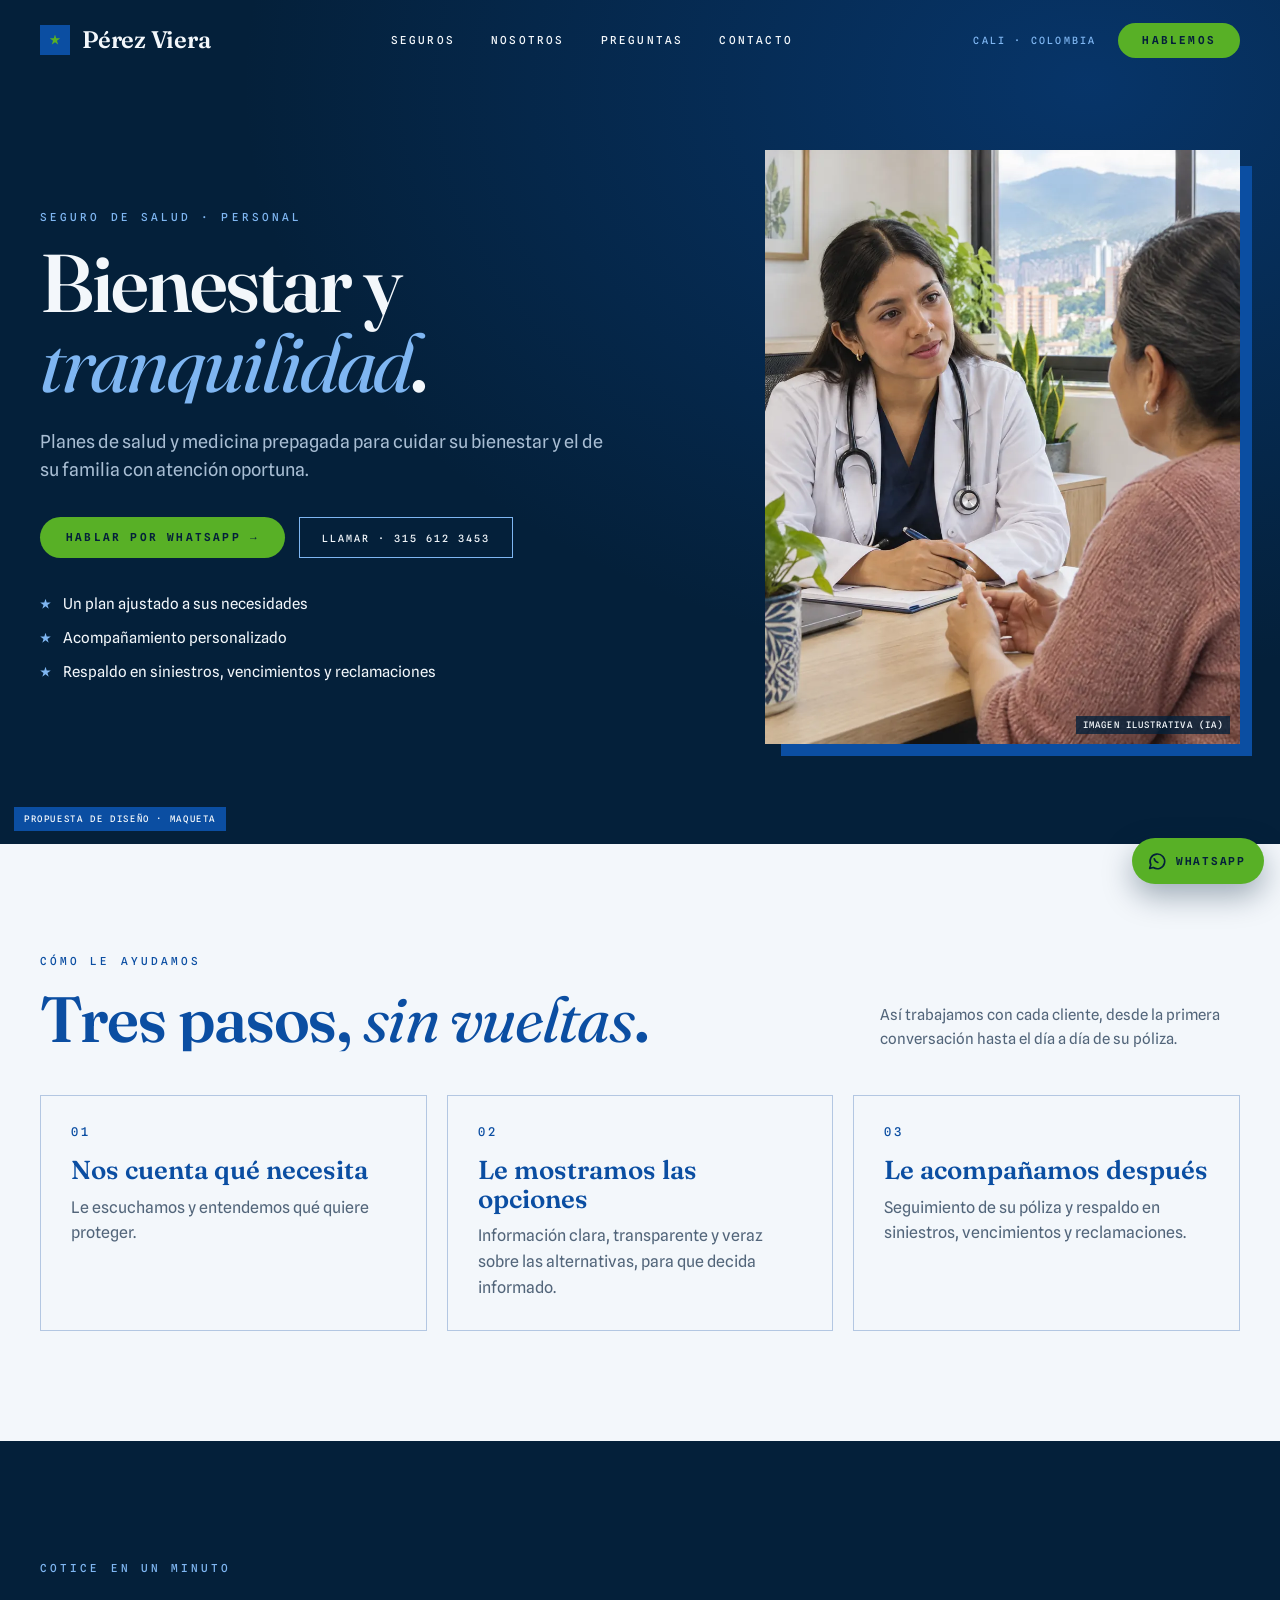
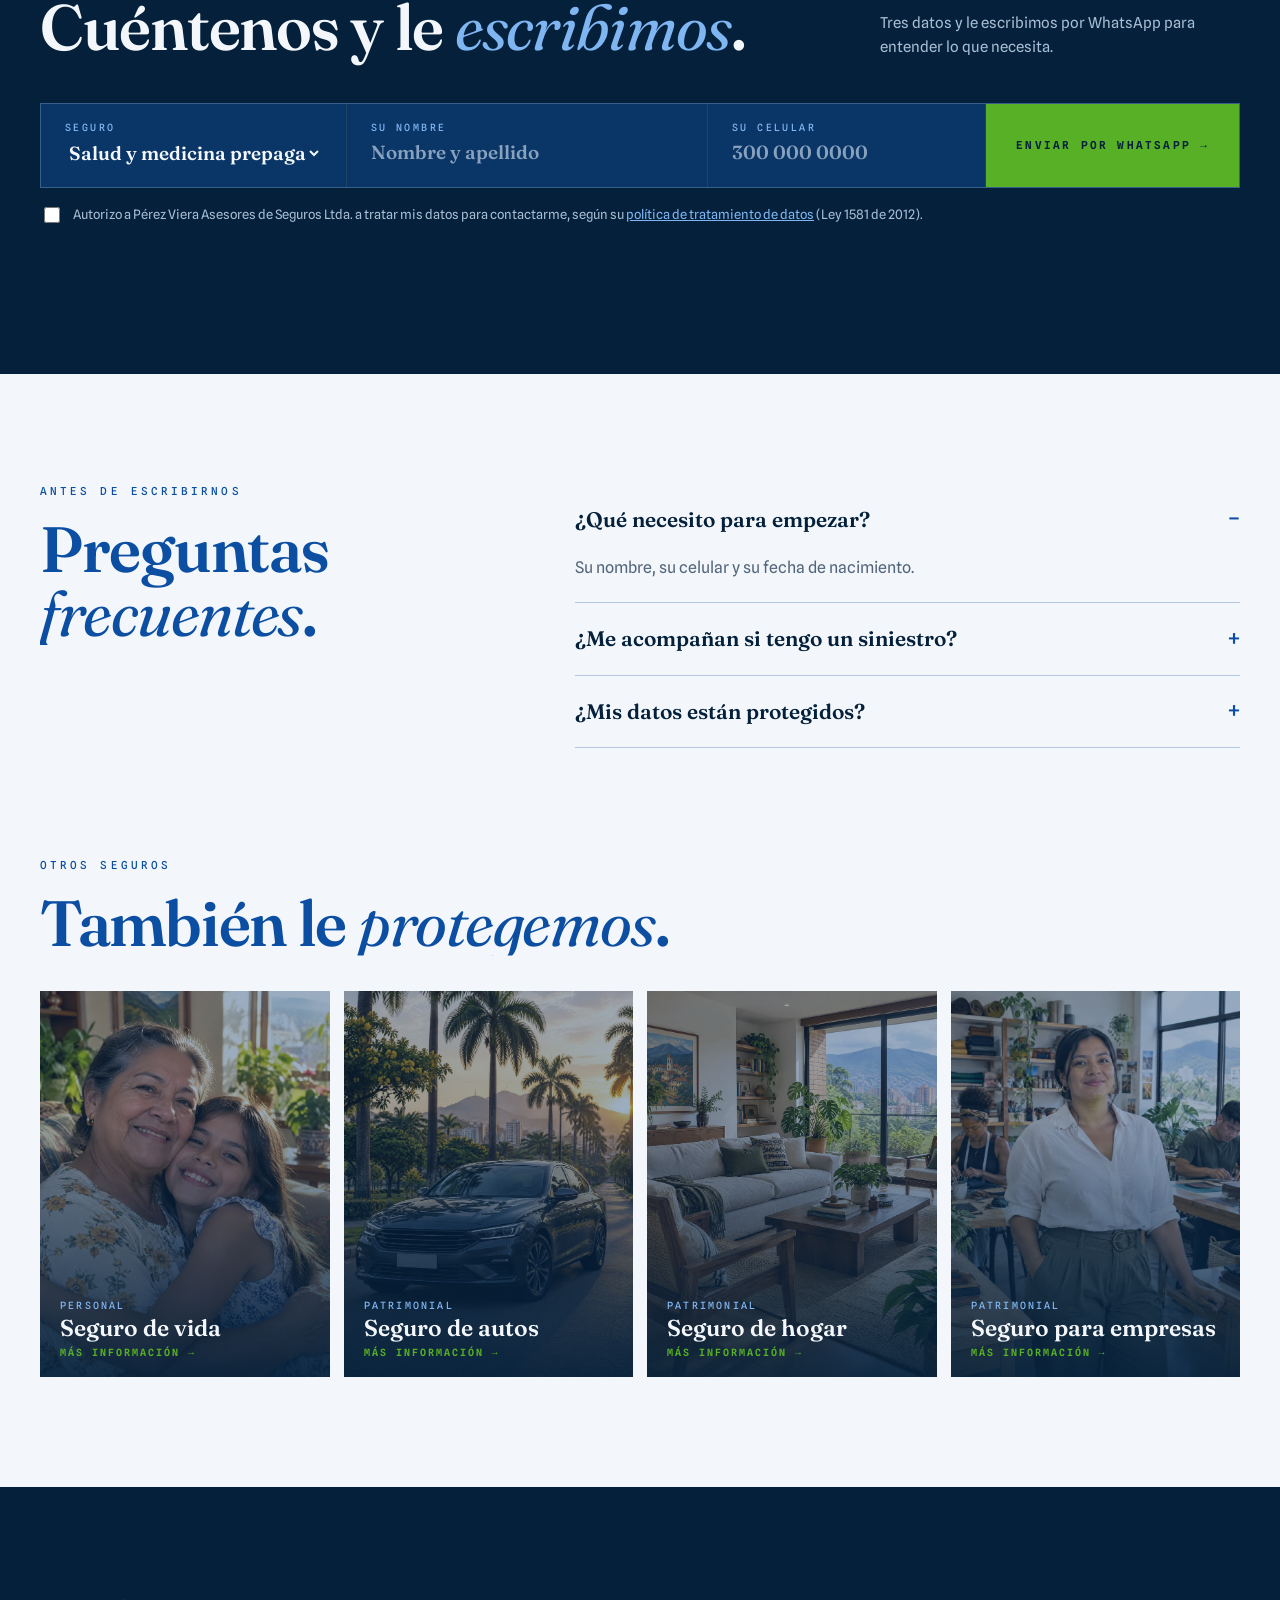
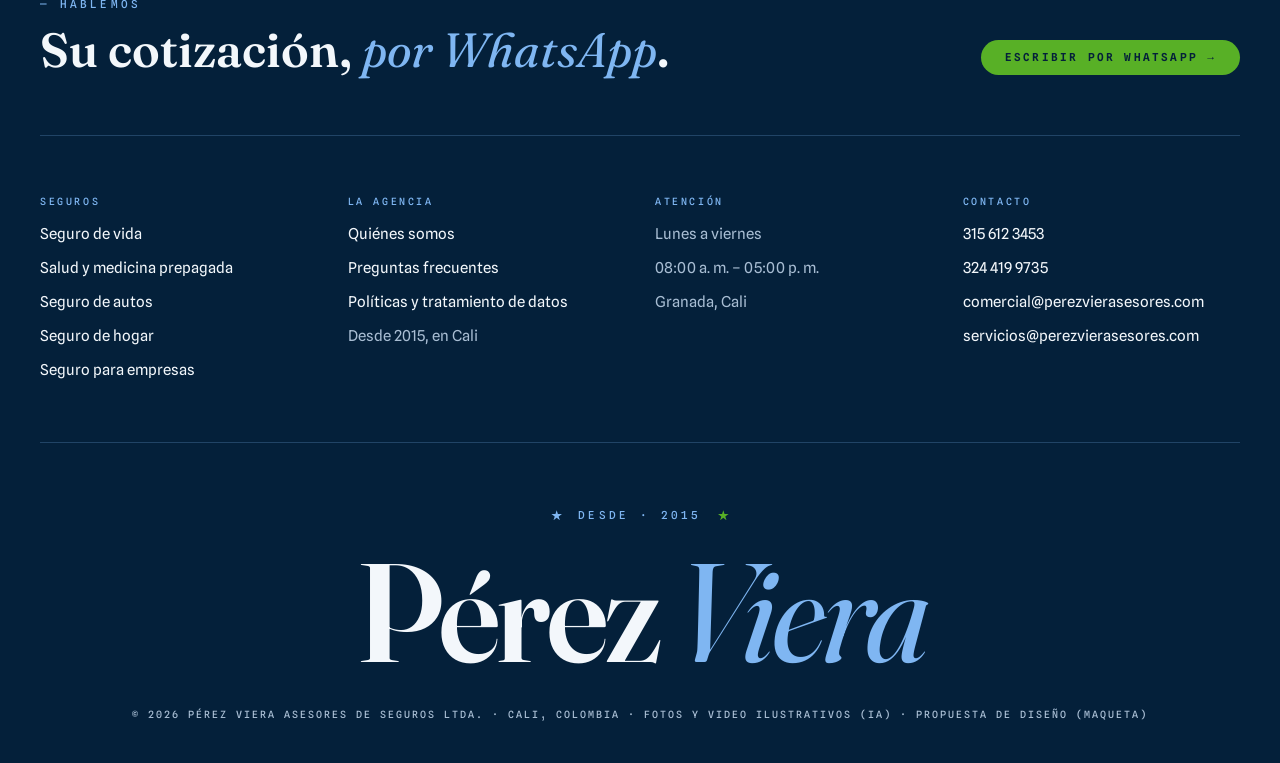
<file: seguro-de-salud.html>
<!doctype html>
<html lang="es-CO">
  <head>
    <meta charset="utf-8" />
    <meta name="viewport" content="width=device-width, initial-scale=1" />
    <!-- Propuesta de diseño de Dox para Pérez Viera Asesores (31-10-2026). Maqueta local: no publicada. -->
    <meta name="robots" content="noindex, nofollow" />
    <title>Salud y medicina prepagada en Cali · Pérez Viera Asesores</title>
    <meta name="description" content="Salud y medicina prepagada con Pérez Viera Asesores, agencia de seguros en Cali desde 2015. Hable con un asesor por WhatsApp." />
    <meta property="og:type" content="website" />
    <meta property="og:locale" content="es_CO" />
    <meta property="og:site_name" content="Pérez Viera Asesores de Seguros" />
    <meta property="og:title" content="Salud y medicina prepagada en Cali · Pérez Viera Asesores" />
    <meta property="og:description" content="Salud y medicina prepagada con Pérez Viera Asesores, agencia de seguros en Cali desde 2015. Hable con un asesor por WhatsApp." />
    <meta property="og:url" content="https://project-perez-viera.vercel.app/seguro-de-salud.html" />
    <meta property="og:image" content="https://project-perez-viera.vercel.app/img/og.jpg" />
    <meta property="og:image:width" content="1200" />
    <meta property="og:image:height" content="630" />
    <link rel="preconnect" href="https://fonts.googleapis.com" />
    <link rel="preconnect" href="https://fonts.gstatic.com" crossorigin />
    <link rel="stylesheet" href="https://fonts.googleapis.com/css2?family=Fraunces:ital,opsz,wght@0,9..144,400;0,9..144,600;1,9..144,400&family=Spline+Sans:wght@400;500;600&family=Spline+Sans+Mono:wght@500;600&display=swap" />
    <link rel="stylesheet" href="css/estilos.css" />
  </head>
  <body class="subpagina">
    <!-- BARRA -->
    <header class="barra" id="barra">
      <div class="contenedor">
        <a class="marca" href="index.html">
          <span class="marca-sello" aria-hidden="true"><span class="estrella verde"></span></span>
          <span class="marca-nombre">Pérez Viera</span>
        </a>
        <nav class="menu" aria-label="Secciones">
          <div class="menu-grupo">
            <a href="index.html#seguros" class="menu-abre">Seguros</a>
            <ul class="menu-lista">
            <li><a href="seguro-de-vida.html">Vida</a></li>
            <li><a href="seguro-de-salud.html" aria-current="page">Salud</a></li>
            <li><a href="seguro-de-autos.html">Autos</a></li>
            <li><a href="seguro-de-hogar.html">Hogar</a></li>
            <li><a href="seguro-de-empresas.html">Empresas</a></li>
            </ul>
          </div>
        <a href="nosotros.html">Nosotros</a>
        <a href="preguntas-frecuentes.html">Preguntas</a>
        <a href="contacto.html">Contacto</a>
        </nav>
        <div class="barra-derecha">
          <span class="barra-lugar">Cali · Colombia</span>
          <a class="boton" href="contacto.html">Hablemos</a>
          <button class="menu-boton" type="button" aria-expanded="false" aria-controls="menuMovil" aria-label="Abrir el menú">
            <span></span><span></span>
          </button>
        </div>
      </div>
      <nav class="menu-movil" id="menuMovil" aria-label="Menú" hidden>
      <a href="index.html">Inicio</a>
      <a href="seguro-de-vida.html">Seguro de vida</a>
      <a href="seguro-de-salud.html" aria-current="page">Seguro de salud</a>
      <a href="seguro-de-autos.html">Seguro de autos</a>
      <a href="seguro-de-hogar.html">Seguro de hogar</a>
      <a href="seguro-de-empresas.html">Seguro de empresas</a>
      <a href="nosotros.html">Nosotros</a>
      <a href="preguntas-frecuentes.html">Preguntas</a>
      <a href="contacto.html">Contacto</a>
      </nav>
    </header>
    <!-- /BARRA -->

    <main>
      <section class="cabecera-pagina noche" aria-labelledby="pagina-titulo" data-revelar>
        <div class="contenedor cabecera-rejilla">
          <div>
            <p class="cejilla">Seguro de salud · Personal</p>
            <h1 class="titulo-pagina descubrir" id="pagina-titulo">Bienestar y <em>tranquilidad</em>.</h1>
            <p class="entrada">Planes de salud y medicina prepagada para cuidar su bienestar y el de su familia con atención oportuna.</p>
            <div class="acciones">
              <a class="boton" href="https://wa.me/573156123453?text=Hola%2C%20quiero%20informaci%C3%B3n%20sobre%20el%20seguro%20de%20salud." target="_blank" rel="noopener">Hablar por WhatsApp →</a>
              <a class="boton-linea" href="tel:+573156123453">Llamar · 315 612 3453</a>
            </div>
            <ul class="garantias">
              <li><span class="estrella"></span>Un plan ajustado a sus necesidades</li>
              <li><span class="estrella"></span>Acompañamiento personalizado</li>
              <li><span class="estrella"></span>Respaldo en siniestros, vencimientos y reclamaciones</li>
            </ul>
          </div>
          <figure class="cabecera-foto">
            <img src="img/salud.webp" alt="Médica escuchando a una paciente en un consultorio" width="900" height="1125" />
            <span class="etiqueta-ia">Imagen ilustrativa (IA)</span>
          </figure>
        </div>
      </section>
      <section class="pasos" aria-labelledby="pasos-titulo" data-revelar>
        <div class="contenedor">
          <div class="cabeza">
            <div>
              <p class="cejilla">Cómo le ayudamos</p>
              <h2 class="titulo descubrir" id="pasos-titulo">Tres pasos, <em>sin vueltas</em>.</h2>
            </div>
            <p class="nota">Así trabajamos con cada cliente, desde la primera conversación hasta el día a día de su póliza.</p>
          </div>
          <ol class="pasos-lista">
            <li class="paso"><span class="paso-numero">01</span><h3>Nos cuenta qué necesita</h3>
              <p>Le escuchamos y entendemos qué quiere proteger.</p></li>
            <li class="paso"><span class="paso-numero">02</span><h3>Le mostramos las opciones</h3>
              <p>Información clara, transparente y veraz sobre las alternativas, para que decida informado.</p></li>
            <li class="paso"><span class="paso-numero">03</span><h3>Le acompañamos después</h3>
              <p>Seguimiento de su póliza y respaldo en siniestros, vencimientos y reclamaciones.</p></li>
          </ol>
        </div>
      </section>
      <section class="cotizar noche" id="cotizar" aria-labelledby="cotizar-titulo" data-revelar>
        <div class="contenedor">
          <div class="cabeza">
            <div>
              <p class="cejilla">Cotice en un minuto</p>
              <h2 class="titulo" id="cotizar-titulo">Cuéntenos y le <em>escribimos</em>.</h2>
            </div>
            <p class="nota">Tres datos y le escribimos por WhatsApp para entender lo que necesita.</p>
          </div>
          <form class="cotizador-formulario" id="cotizador" novalidate>
            <div class="cotizador">
              <div class="campo">
                <label for="campoSeguro">Seguro</label>
                <select id="campoSeguro" name="seguro">
                  <option>Vida</option>
                  <option selected>Salud y medicina prepagada</option>
                  <option>Autos</option>
                  <option>Hogar</option>
                  <option>Empresas</option>
                </select>
              </div>
              <div class="campo">
                <label for="campoNombre">Su nombre</label>
                <input id="campoNombre" name="nombre" type="text" autocomplete="name" placeholder="Nombre y apellido" />
              </div>
              <div class="campo">
                <label for="campoCelular">Su celular</label>
                <input id="campoCelular" name="celular" type="tel" inputmode="tel" autocomplete="tel" placeholder="300 000 0000" />
              </div>
              <button class="cotizador-enviar" type="submit">Enviar por WhatsApp →</button>
            </div>
            <label class="permiso">
              <input type="checkbox" id="campoPermiso" name="permiso" />
              <span>Autorizo a Pérez Viera Asesores de Seguros Ltda. a tratar mis datos para contactarme, según su
                <a href="politicas.html#datos">política de tratamiento de datos</a> (Ley 1581 de 2012).</span>
            </label>
            <p class="aviso-cotizador" id="avisoCotizador" role="status"></p>
          </form>
        </div>
      </section>
      <section class="preguntas" aria-labelledby="preguntas-titulo" data-revelar>
        <div class="contenedor preguntas-rejilla">
          <div>
            <p class="cejilla">Antes de escribirnos</p>
            <h2 class="titulo descubrir" id="preguntas-titulo">Preguntas <em>frecuentes</em>.</h2>
          </div>
          <div class="preguntas-lista">
            <details class="pregunta" open>
              <summary>¿Qué necesito para empezar?</summary>
              <p>Su nombre, su celular y su fecha de nacimiento.</p>
            </details>
            <details class="pregunta">
              <summary>¿Me acompañan si tengo un siniestro?</summary>
              <p>Sí. Nuestra promesa de valor incluye un servicio de alta calidad en siniestros, vencimientos y reclamaciones, además del seguimiento continuo de su póliza.</p>
            </details>
            <details class="pregunta">
              <summary>¿Mis datos están protegidos?</summary>
              <p>Sí. Solo los usamos para contactarle, con su autorización y según nuestra <a href="politicas.html#datos">política de tratamiento de datos</a>, que cumple la Ley 1581 de 2012.</p>
            </details>
          </div>
        </div>
      </section>
      <section class="otros" aria-labelledby="otros-titulo" data-revelar>
        <div class="contenedor">
          <p class="cejilla">Otros seguros</p>
          <h2 class="titulo descubrir" id="otros-titulo">También le <em>protegemos</em>.</h2>
          <div class="otros-lista">
            <a class="otro" href="seguro-de-vida.html">
              <img src="img/vida.webp" alt="" loading="lazy" />
              <span class="otro-tipo">Personal</span>
              <span class="otro-nombre">Seguro de vida</span>
              <span class="otro-mas">Más información →</span>
            </a>
            <a class="otro" href="seguro-de-autos.html">
              <img src="img/autos.webp" alt="" loading="lazy" />
              <span class="otro-tipo">Patrimonial</span>
              <span class="otro-nombre">Seguro de autos</span>
              <span class="otro-mas">Más información →</span>
            </a>
            <a class="otro" href="seguro-de-hogar.html">
              <img src="img/hogar.webp" alt="" loading="lazy" />
              <span class="otro-tipo">Patrimonial</span>
              <span class="otro-nombre">Seguro de hogar</span>
              <span class="otro-mas">Más información →</span>
            </a>
            <a class="otro" href="seguro-de-empresas.html">
              <img src="img/empresas.webp" alt="" loading="lazy" />
              <span class="otro-tipo">Patrimonial</span>
              <span class="otro-nombre">Seguro para empresas</span>
              <span class="otro-mas">Más información →</span>
            </a>
          </div>
        </div>
      </section>
    </main>

    <!-- PIE -->
    <footer class="pie" data-revelar>
      <div class="contenedor">
        <div class="pie-llamada">
          <div>
            <p class="cejilla">— Hablemos</p>
            <h2>Su cotización, <em>por WhatsApp</em>.</h2>
          </div>
          <a class="boton" href="https://wa.me/573156123453?text=Hola%2C%20quiero%20informaci%C3%B3n%20sobre%20un%20seguro." target="_blank" rel="noopener">Escribir por WhatsApp →</a>
        </div>

        <div class="pie-columnas">
          <div>
            <h3>Seguros</h3>
            <ul>
              <li><a href="seguro-de-vida.html">Seguro de vida</a></li>
              <li><a href="seguro-de-salud.html">Salud y medicina prepagada</a></li>
              <li><a href="seguro-de-autos.html">Seguro de autos</a></li>
              <li><a href="seguro-de-hogar.html">Seguro de hogar</a></li>
              <li><a href="seguro-de-empresas.html">Seguro para empresas</a></li>
            </ul>
          </div>
          <div>
            <h3>La agencia</h3>
            <ul>
              <li><a href="nosotros.html">Quiénes somos</a></li>
              <li><a href="preguntas-frecuentes.html">Preguntas frecuentes</a></li>
              <li><a href="politicas.html">Políticas y tratamiento de datos</a></li>
              <li>Desde 2015, en Cali</li>
            </ul>
          </div>
          <div>
            <h3>Atención</h3>
            <ul>
              <li>Lunes a viernes</li>
              <li>08:00 a. m. – 05:00 p. m.</li>
              <li>Granada, Cali</li>
            </ul>
          </div>
          <div>
            <h3>Contacto</h3>
            <ul>
              <li><a href="tel:+573156123453">315 612 3453</a></li>
              <li><a href="tel:+573244199735">324 419 9735</a></li>
              <li><a href="mailto:comercial@perezvierasesores.com">comercial@perezvierasesores.com</a></li>
              <li><a href="mailto:servicios@perezvierasesores.com">servicios@perezvierasesores.com</a></li>
            </ul>
          </div>
        </div>

        <div class="pie-grande">
          <div class="pie-sellos" aria-hidden="true">
            <span class="estrella"></span><span>Desde · 2015</span><span class="estrella verde"></span>
          </div>
          <p class="pie-logo" aria-hidden="true">Pérez <em>Viera</em></p>
          <p class="pie-letra">
            © 2026 Pérez Viera Asesores de Seguros Ltda. · Cali, Colombia · Fotos y video ilustrativos (IA) · Propuesta de diseño (maqueta)
          </p>
        </div>
      </div>
    </footer>
    <a class="whatsapp-flotante" href="https://wa.me/573156123453?text=Hola%2C%20quiero%20informaci%C3%B3n%20sobre%20un%20seguro." target="_blank" rel="noopener" aria-label="Escribir por WhatsApp">
      <svg viewBox="0 0 24 24" aria-hidden="true"><path d="M4 20l1.3-3.9A8 8 0 1 1 8 19.1L4 20z" fill="none" stroke="currentColor" stroke-width="1.8" stroke-linejoin="round"/><path d="M9 9.5c.3 1.9 1.9 3.6 3.9 4.1" fill="none" stroke="currentColor" stroke-width="1.8" stroke-linecap="round"/></svg>
      <span>WhatsApp</span>
    </a>
    <!-- /PIE -->
    <p class="propuesta">Propuesta de diseño · maqueta</p>
    <script src="js/movimiento.js"></script>
  </body>
</html>
</file>
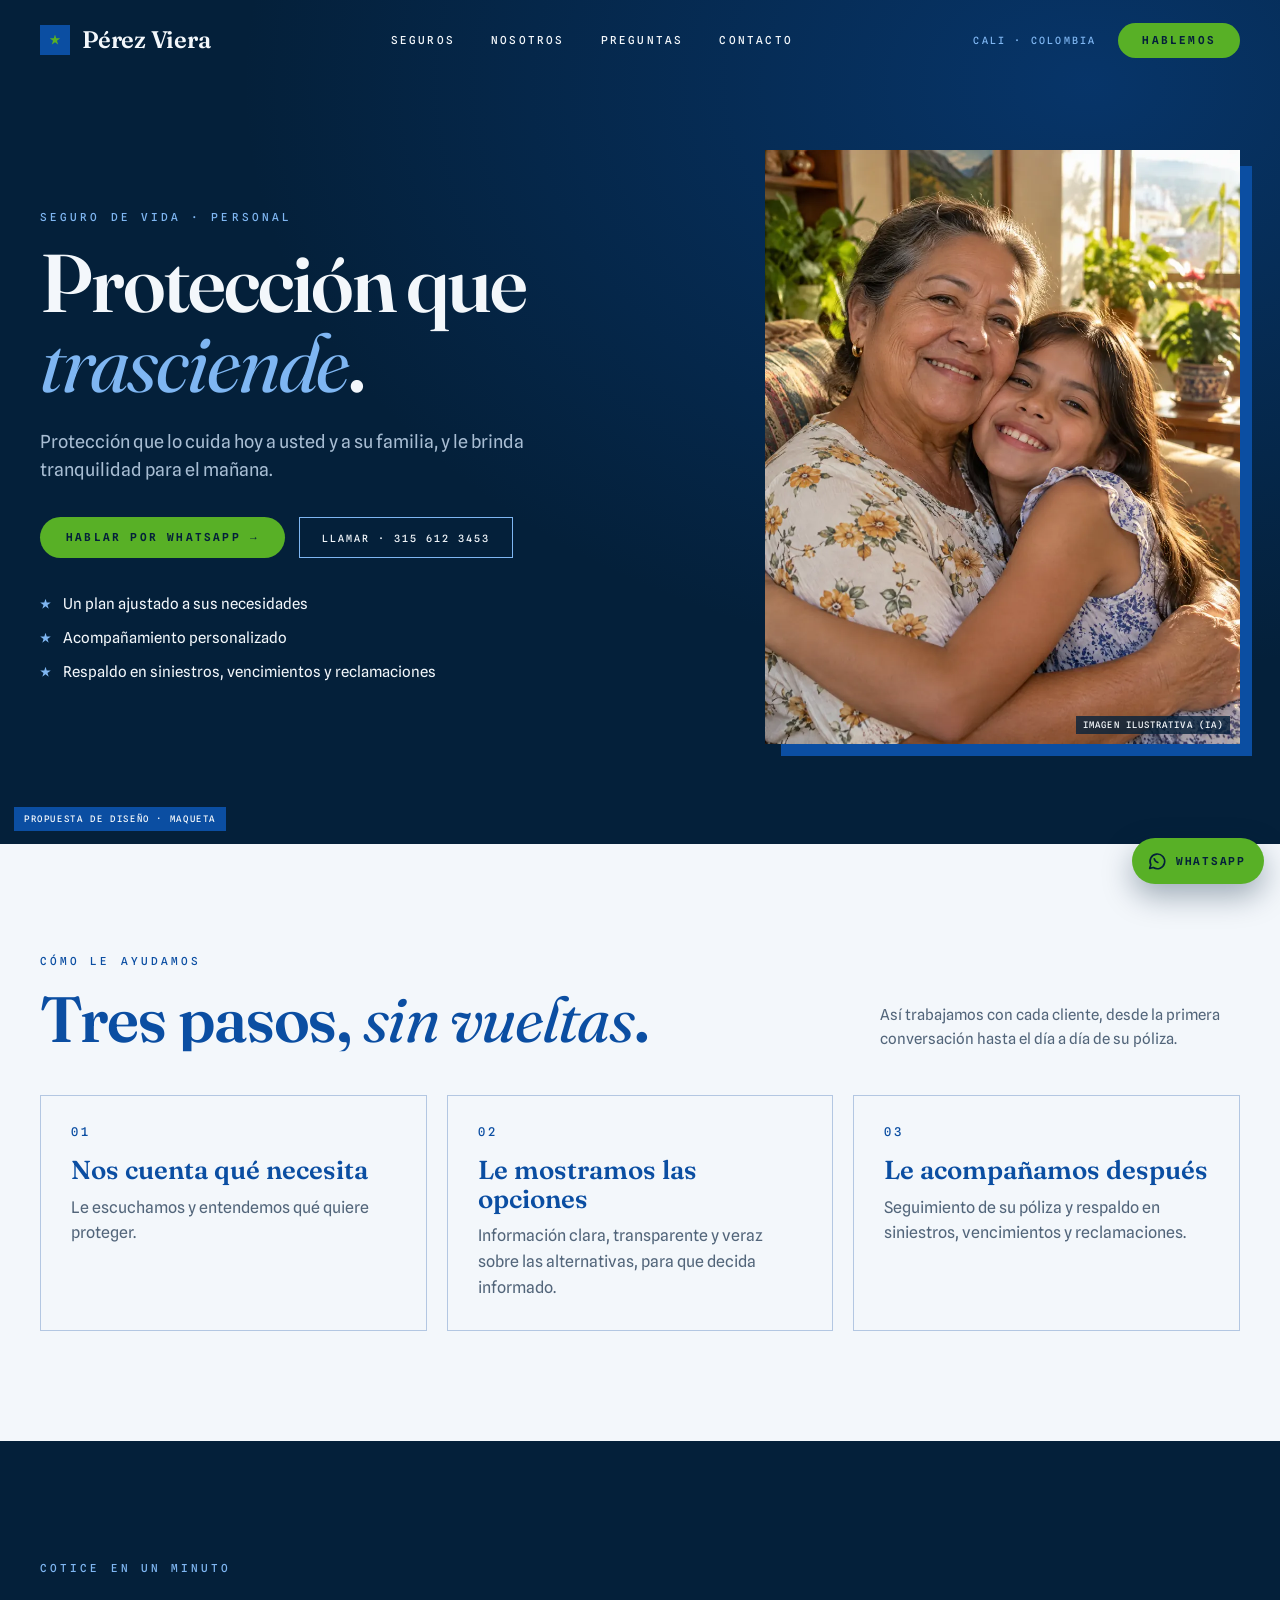
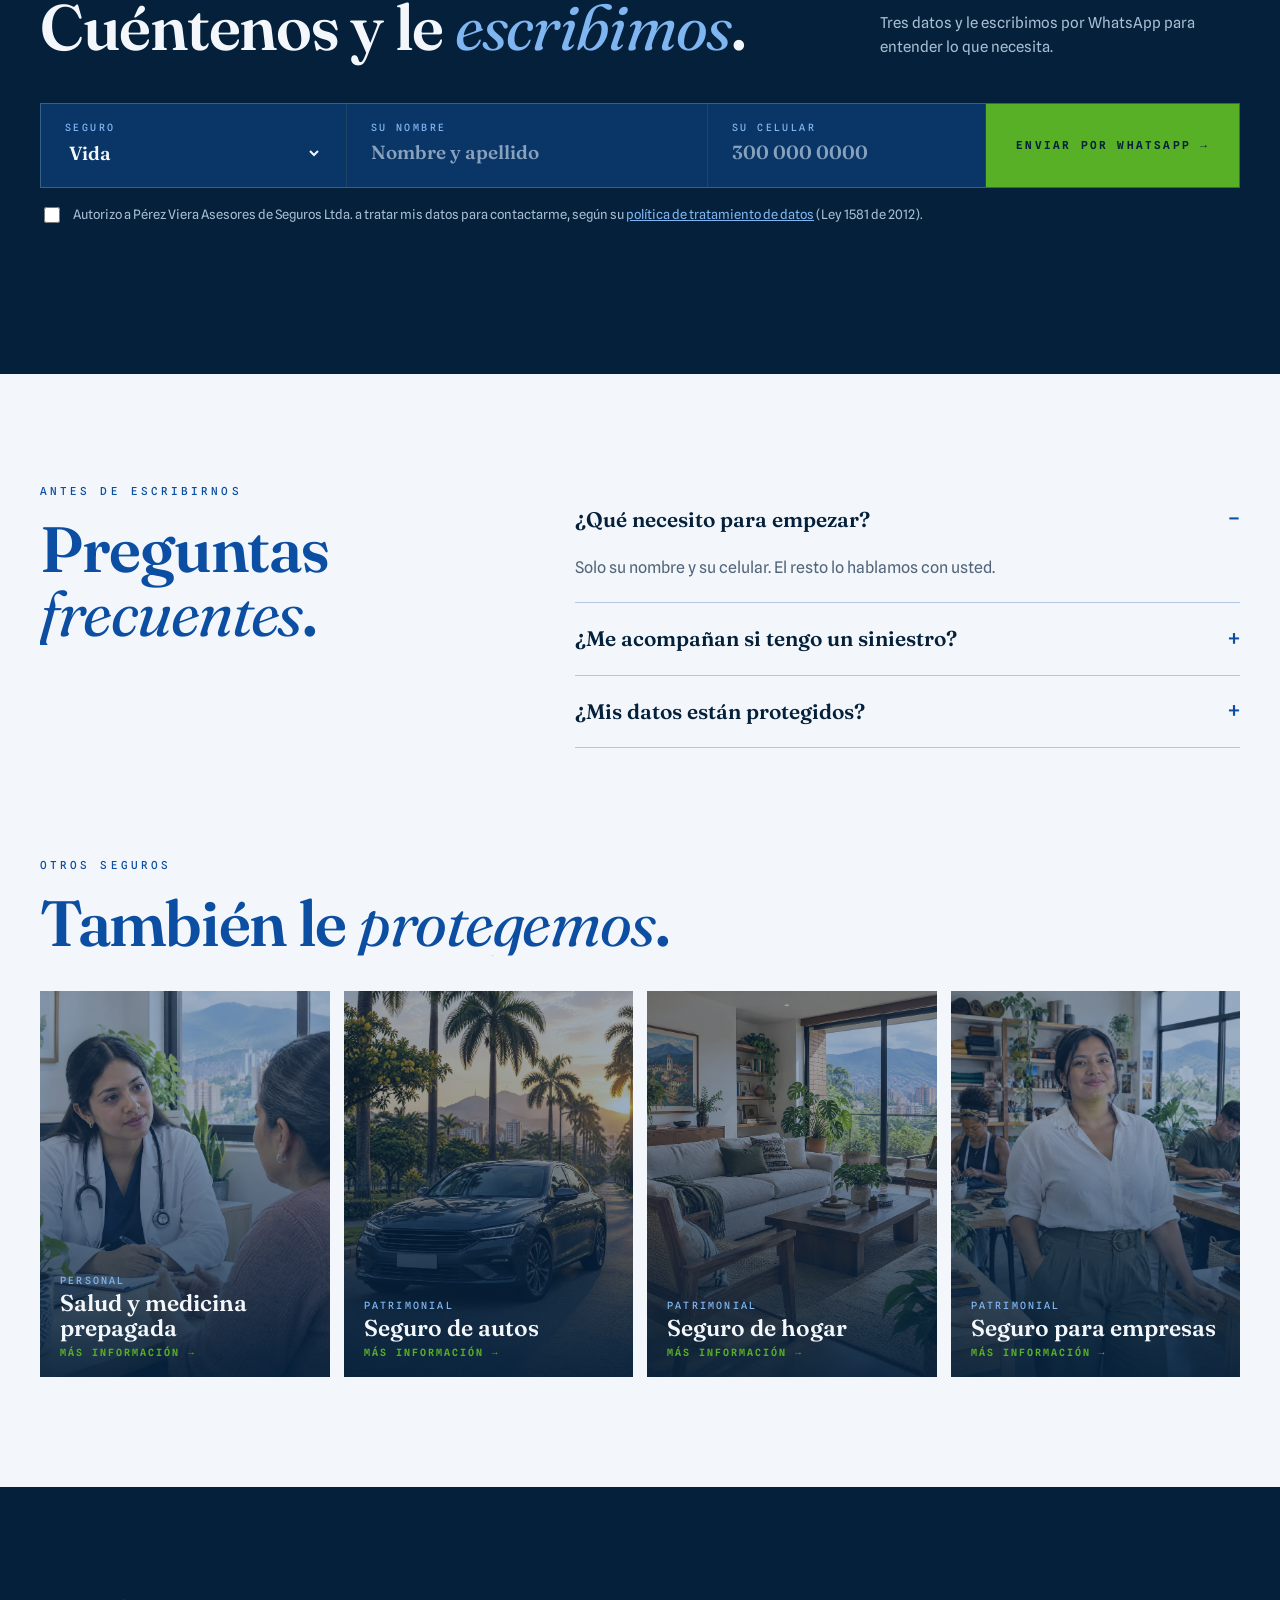
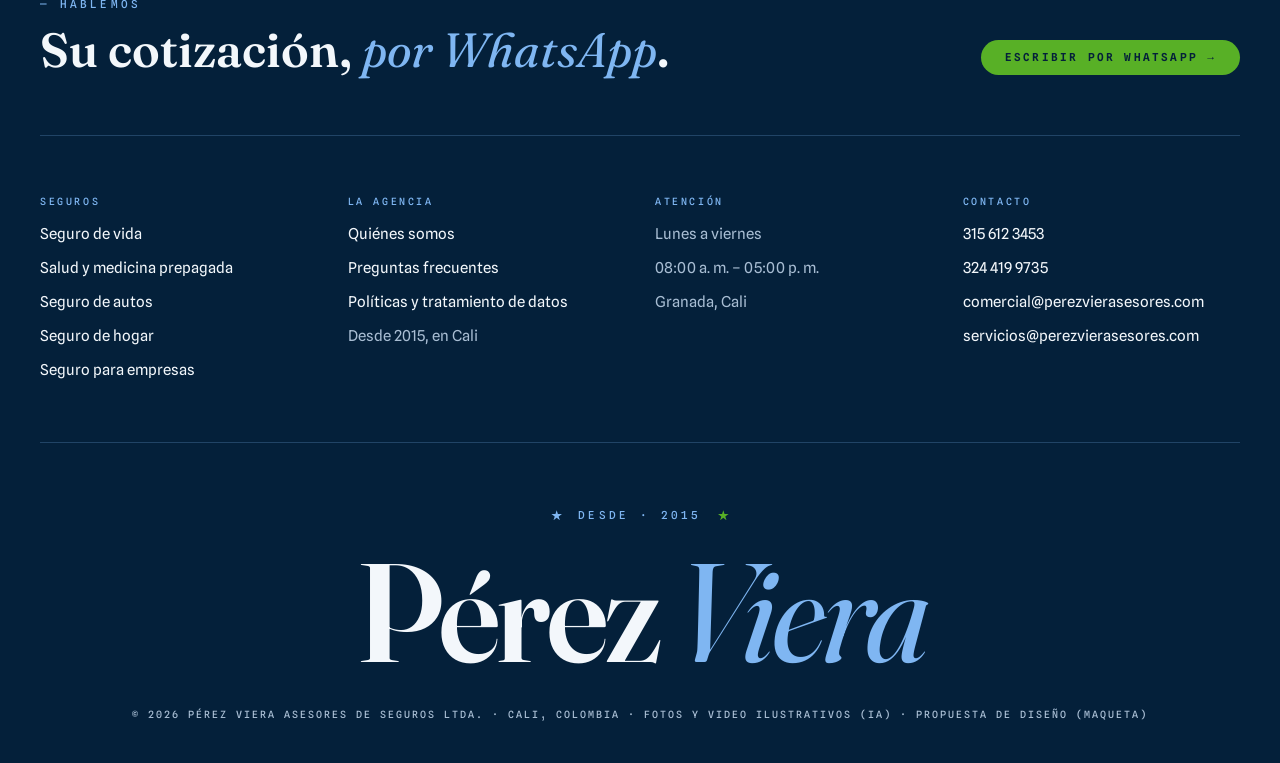
<file: seguro-de-vida.html>
<!doctype html>
<html lang="es-CO">
  <head>
    <meta charset="utf-8" />
    <meta name="viewport" content="width=device-width, initial-scale=1" />
    <!-- Propuesta de diseño de Dox para Pérez Viera Asesores (31-10-2026). Maqueta local: no publicada. -->
    <meta name="robots" content="noindex, nofollow" />
    <title>Seguro de vida en Cali · Pérez Viera Asesores</title>
    <meta name="description" content="Seguro de vida con Pérez Viera Asesores, agencia de seguros en Cali desde 2015. Hable con un asesor por WhatsApp." />
    <meta property="og:type" content="website" />
    <meta property="og:locale" content="es_CO" />
    <meta property="og:site_name" content="Pérez Viera Asesores de Seguros" />
    <meta property="og:title" content="Seguro de vida en Cali · Pérez Viera Asesores" />
    <meta property="og:description" content="Seguro de vida con Pérez Viera Asesores, agencia de seguros en Cali desde 2015. Hable con un asesor por WhatsApp." />
    <meta property="og:url" content="https://project-perez-viera.vercel.app/seguro-de-vida.html" />
    <meta property="og:image" content="https://project-perez-viera.vercel.app/img/og.jpg" />
    <meta property="og:image:width" content="1200" />
    <meta property="og:image:height" content="630" />
    <link rel="preconnect" href="https://fonts.googleapis.com" />
    <link rel="preconnect" href="https://fonts.gstatic.com" crossorigin />
    <link rel="stylesheet" href="https://fonts.googleapis.com/css2?family=Fraunces:ital,opsz,wght@0,9..144,400;0,9..144,600;1,9..144,400&family=Spline+Sans:wght@400;500;600&family=Spline+Sans+Mono:wght@500;600&display=swap" />
    <link rel="stylesheet" href="css/estilos.css" />
  </head>
  <body class="subpagina">
    <!-- BARRA -->
    <header class="barra" id="barra">
      <div class="contenedor">
        <a class="marca" href="index.html">
          <span class="marca-sello" aria-hidden="true"><span class="estrella verde"></span></span>
          <span class="marca-nombre">Pérez Viera</span>
        </a>
        <nav class="menu" aria-label="Secciones">
          <div class="menu-grupo">
            <a href="index.html#seguros" class="menu-abre">Seguros</a>
            <ul class="menu-lista">
            <li><a href="seguro-de-vida.html" aria-current="page">Vida</a></li>
            <li><a href="seguro-de-salud.html">Salud</a></li>
            <li><a href="seguro-de-autos.html">Autos</a></li>
            <li><a href="seguro-de-hogar.html">Hogar</a></li>
            <li><a href="seguro-de-empresas.html">Empresas</a></li>
            </ul>
          </div>
        <a href="nosotros.html">Nosotros</a>
        <a href="preguntas-frecuentes.html">Preguntas</a>
        <a href="contacto.html">Contacto</a>
        </nav>
        <div class="barra-derecha">
          <span class="barra-lugar">Cali · Colombia</span>
          <a class="boton" href="contacto.html">Hablemos</a>
          <button class="menu-boton" type="button" aria-expanded="false" aria-controls="menuMovil" aria-label="Abrir el menú">
            <span></span><span></span>
          </button>
        </div>
      </div>
      <nav class="menu-movil" id="menuMovil" aria-label="Menú" hidden>
      <a href="index.html">Inicio</a>
      <a href="seguro-de-vida.html" aria-current="page">Seguro de vida</a>
      <a href="seguro-de-salud.html">Seguro de salud</a>
      <a href="seguro-de-autos.html">Seguro de autos</a>
      <a href="seguro-de-hogar.html">Seguro de hogar</a>
      <a href="seguro-de-empresas.html">Seguro de empresas</a>
      <a href="nosotros.html">Nosotros</a>
      <a href="preguntas-frecuentes.html">Preguntas</a>
      <a href="contacto.html">Contacto</a>
      </nav>
    </header>
    <!-- /BARRA -->

    <main>
      <section class="cabecera-pagina noche" aria-labelledby="pagina-titulo" data-revelar>
        <div class="contenedor cabecera-rejilla">
          <div>
            <p class="cejilla">Seguro de vida · Personal</p>
            <h1 class="titulo-pagina descubrir" id="pagina-titulo">Protección que <em>trasciende</em>.</h1>
            <p class="entrada">Protección que lo cuida hoy a usted y a su familia, y le brinda tranquilidad para el mañana.</p>
            <div class="acciones">
              <a class="boton" href="https://wa.me/573156123453?text=Hola%2C%20quiero%20informaci%C3%B3n%20sobre%20el%20seguro%20de%20vida." target="_blank" rel="noopener">Hablar por WhatsApp →</a>
              <a class="boton-linea" href="tel:+573156123453">Llamar · 315 612 3453</a>
            </div>
            <ul class="garantias">
              <li><span class="estrella"></span>Un plan ajustado a sus necesidades</li>
              <li><span class="estrella"></span>Acompañamiento personalizado</li>
              <li><span class="estrella"></span>Respaldo en siniestros, vencimientos y reclamaciones</li>
            </ul>
          </div>
          <figure class="cabecera-foto">
            <img src="img/vida.webp" alt="Abuela y nieta abrazadas en una sala con plantas" width="900" height="1125" />
            <span class="etiqueta-ia">Imagen ilustrativa (IA)</span>
          </figure>
        </div>
      </section>
      <section class="pasos" aria-labelledby="pasos-titulo" data-revelar>
        <div class="contenedor">
          <div class="cabeza">
            <div>
              <p class="cejilla">Cómo le ayudamos</p>
              <h2 class="titulo descubrir" id="pasos-titulo">Tres pasos, <em>sin vueltas</em>.</h2>
            </div>
            <p class="nota">Así trabajamos con cada cliente, desde la primera conversación hasta el día a día de su póliza.</p>
          </div>
          <ol class="pasos-lista">
            <li class="paso"><span class="paso-numero">01</span><h3>Nos cuenta qué necesita</h3>
              <p>Le escuchamos y entendemos qué quiere proteger.</p></li>
            <li class="paso"><span class="paso-numero">02</span><h3>Le mostramos las opciones</h3>
              <p>Información clara, transparente y veraz sobre las alternativas, para que decida informado.</p></li>
            <li class="paso"><span class="paso-numero">03</span><h3>Le acompañamos después</h3>
              <p>Seguimiento de su póliza y respaldo en siniestros, vencimientos y reclamaciones.</p></li>
          </ol>
        </div>
      </section>
      <section class="cotizar noche" id="cotizar" aria-labelledby="cotizar-titulo" data-revelar>
        <div class="contenedor">
          <div class="cabeza">
            <div>
              <p class="cejilla">Cotice en un minuto</p>
              <h2 class="titulo" id="cotizar-titulo">Cuéntenos y le <em>escribimos</em>.</h2>
            </div>
            <p class="nota">Tres datos y le escribimos por WhatsApp para entender lo que necesita.</p>
          </div>
          <form class="cotizador-formulario" id="cotizador" novalidate>
            <div class="cotizador">
              <div class="campo">
                <label for="campoSeguro">Seguro</label>
                <select id="campoSeguro" name="seguro">
                  <option selected>Vida</option>
                  <option>Salud y medicina prepagada</option>
                  <option>Autos</option>
                  <option>Hogar</option>
                  <option>Empresas</option>
                </select>
              </div>
              <div class="campo">
                <label for="campoNombre">Su nombre</label>
                <input id="campoNombre" name="nombre" type="text" autocomplete="name" placeholder="Nombre y apellido" />
              </div>
              <div class="campo">
                <label for="campoCelular">Su celular</label>
                <input id="campoCelular" name="celular" type="tel" inputmode="tel" autocomplete="tel" placeholder="300 000 0000" />
              </div>
              <button class="cotizador-enviar" type="submit">Enviar por WhatsApp →</button>
            </div>
            <label class="permiso">
              <input type="checkbox" id="campoPermiso" name="permiso" />
              <span>Autorizo a Pérez Viera Asesores de Seguros Ltda. a tratar mis datos para contactarme, según su
                <a href="politicas.html#datos">política de tratamiento de datos</a> (Ley 1581 de 2012).</span>
            </label>
            <p class="aviso-cotizador" id="avisoCotizador" role="status"></p>
          </form>
        </div>
      </section>
      <section class="preguntas" aria-labelledby="preguntas-titulo" data-revelar>
        <div class="contenedor preguntas-rejilla">
          <div>
            <p class="cejilla">Antes de escribirnos</p>
            <h2 class="titulo descubrir" id="preguntas-titulo">Preguntas <em>frecuentes</em>.</h2>
          </div>
          <div class="preguntas-lista">
            <details class="pregunta" open>
              <summary>¿Qué necesito para empezar?</summary>
              <p>Solo su nombre y su celular. El resto lo hablamos con usted.</p>
            </details>
            <details class="pregunta">
              <summary>¿Me acompañan si tengo un siniestro?</summary>
              <p>Sí. Nuestra promesa de valor incluye un servicio de alta calidad en siniestros, vencimientos y reclamaciones, además del seguimiento continuo de su póliza.</p>
            </details>
            <details class="pregunta">
              <summary>¿Mis datos están protegidos?</summary>
              <p>Sí. Solo los usamos para contactarle, con su autorización y según nuestra <a href="politicas.html#datos">política de tratamiento de datos</a>, que cumple la Ley 1581 de 2012.</p>
            </details>
          </div>
        </div>
      </section>
      <section class="otros" aria-labelledby="otros-titulo" data-revelar>
        <div class="contenedor">
          <p class="cejilla">Otros seguros</p>
          <h2 class="titulo descubrir" id="otros-titulo">También le <em>protegemos</em>.</h2>
          <div class="otros-lista">
            <a class="otro" href="seguro-de-salud.html">
              <img src="img/salud.webp" alt="" loading="lazy" />
              <span class="otro-tipo">Personal</span>
              <span class="otro-nombre">Salud y medicina prepagada</span>
              <span class="otro-mas">Más información →</span>
            </a>
            <a class="otro" href="seguro-de-autos.html">
              <img src="img/autos.webp" alt="" loading="lazy" />
              <span class="otro-tipo">Patrimonial</span>
              <span class="otro-nombre">Seguro de autos</span>
              <span class="otro-mas">Más información →</span>
            </a>
            <a class="otro" href="seguro-de-hogar.html">
              <img src="img/hogar.webp" alt="" loading="lazy" />
              <span class="otro-tipo">Patrimonial</span>
              <span class="otro-nombre">Seguro de hogar</span>
              <span class="otro-mas">Más información →</span>
            </a>
            <a class="otro" href="seguro-de-empresas.html">
              <img src="img/empresas.webp" alt="" loading="lazy" />
              <span class="otro-tipo">Patrimonial</span>
              <span class="otro-nombre">Seguro para empresas</span>
              <span class="otro-mas">Más información →</span>
            </a>
          </div>
        </div>
      </section>
    </main>

    <!-- PIE -->
    <footer class="pie" data-revelar>
      <div class="contenedor">
        <div class="pie-llamada">
          <div>
            <p class="cejilla">— Hablemos</p>
            <h2>Su cotización, <em>por WhatsApp</em>.</h2>
          </div>
          <a class="boton" href="https://wa.me/573156123453?text=Hola%2C%20quiero%20informaci%C3%B3n%20sobre%20un%20seguro." target="_blank" rel="noopener">Escribir por WhatsApp →</a>
        </div>

        <div class="pie-columnas">
          <div>
            <h3>Seguros</h3>
            <ul>
              <li><a href="seguro-de-vida.html">Seguro de vida</a></li>
              <li><a href="seguro-de-salud.html">Salud y medicina prepagada</a></li>
              <li><a href="seguro-de-autos.html">Seguro de autos</a></li>
              <li><a href="seguro-de-hogar.html">Seguro de hogar</a></li>
              <li><a href="seguro-de-empresas.html">Seguro para empresas</a></li>
            </ul>
          </div>
          <div>
            <h3>La agencia</h3>
            <ul>
              <li><a href="nosotros.html">Quiénes somos</a></li>
              <li><a href="preguntas-frecuentes.html">Preguntas frecuentes</a></li>
              <li><a href="politicas.html">Políticas y tratamiento de datos</a></li>
              <li>Desde 2015, en Cali</li>
            </ul>
          </div>
          <div>
            <h3>Atención</h3>
            <ul>
              <li>Lunes a viernes</li>
              <li>08:00 a. m. – 05:00 p. m.</li>
              <li>Granada, Cali</li>
            </ul>
          </div>
          <div>
            <h3>Contacto</h3>
            <ul>
              <li><a href="tel:+573156123453">315 612 3453</a></li>
              <li><a href="tel:+573244199735">324 419 9735</a></li>
              <li><a href="mailto:comercial@perezvierasesores.com">comercial@perezvierasesores.com</a></li>
              <li><a href="mailto:servicios@perezvierasesores.com">servicios@perezvierasesores.com</a></li>
            </ul>
          </div>
        </div>

        <div class="pie-grande">
          <div class="pie-sellos" aria-hidden="true">
            <span class="estrella"></span><span>Desde · 2015</span><span class="estrella verde"></span>
          </div>
          <p class="pie-logo" aria-hidden="true">Pérez <em>Viera</em></p>
          <p class="pie-letra">
            © 2026 Pérez Viera Asesores de Seguros Ltda. · Cali, Colombia · Fotos y video ilustrativos (IA) · Propuesta de diseño (maqueta)
          </p>
        </div>
      </div>
    </footer>
    <a class="whatsapp-flotante" href="https://wa.me/573156123453?text=Hola%2C%20quiero%20informaci%C3%B3n%20sobre%20un%20seguro." target="_blank" rel="noopener" aria-label="Escribir por WhatsApp">
      <svg viewBox="0 0 24 24" aria-hidden="true"><path d="M4 20l1.3-3.9A8 8 0 1 1 8 19.1L4 20z" fill="none" stroke="currentColor" stroke-width="1.8" stroke-linejoin="round"/><path d="M9 9.5c.3 1.9 1.9 3.6 3.9 4.1" fill="none" stroke="currentColor" stroke-width="1.8" stroke-linecap="round"/></svg>
      <span>WhatsApp</span>
    </a>
    <!-- /PIE -->
    <p class="propuesta">Propuesta de diseño · maqueta</p>
    <script src="js/movimiento.js"></script>
  </body>
</html>
</file>
<file: css/estilos.css>
/* Pérez Viera Asesores de Seguros — propuesta de Dox (31-10-2026).
   Código propio. Sigue el canon visual de DESIGN.md (letras, escala, componentes y movimiento) con los colores de la
   marca: cada color del canon cambia por uno de Pérez Viera con el mismo papel.
     papel  (bone)    → #F3F7FB     noche (ink)       → #04203A, el azul más oscuro de su web
     azul   (emerald) → #0A3567     cielo (jade)      → #7FB6F2, tinte claro de su azul #0B4EA2
     verde  (coral)   → #58B026, el verde de su logo, para las acciones */

:root {
  --papel: #f3f7fb;
  --noche: #04203a;
  --superficie: #0a3567;
  --azul: #0b4ea2;
  --cielo: #7fb6f2;
  --verde: #58b026;
  --verde-hover: #67c232;
  --tenue-papel: #52657a; /* 5,8:1 sobre el papel */
  --tenue-noche: #a8bdd3; /* 8,4:1 sobre la noche */
  --hilo-noche: rgba(127, 182, 242, 0.24);
  --hilo-papel: rgba(11, 78, 162, 0.28);
  --velo: rgba(4, 32, 58, 0.88);
  --curva: cubic-bezier(0.2, 0.8, 0.2, 1);
  --serif: "Fraunces", Georgia, serif;
  --sans: "Spline Sans", system-ui, sans-serif;
  --mono: "Spline Sans Mono", ui-monospace, monospace;
}

*,
*::before,
*::after {
  box-sizing: border-box;
}
html {
  scroll-behavior: smooth;
}
body {
  margin: 0;
  background: var(--papel);
  color: var(--noche);
  font: 400 16px/1.6 var(--sans);
  -webkit-font-smoothing: antialiased;
}
img,
video {
  display: block;
  max-width: 100%;
}
a {
  color: inherit;
}
button,
input,
select {
  font: inherit;
}
:focus-visible {
  outline: 2px solid var(--verde);
  outline-offset: 3px;
}

.contenedor {
  width: 100%;
  max-width: 1320px;
  margin: 0 auto;
  padding: 0 40px;
}
.oculto {
  position: absolute;
  width: 1px;
  height: 1px;
  overflow: hidden;
  clip: rect(0 0 0 0);
  white-space: nowrap;
}

/* ---------- Piezas comunes ---------- */
.estrella {
  display: inline-block;
  width: 11px;
  height: 11px;
  flex: none;
  background: var(--cielo);
  clip-path: polygon(50% 0, 61% 35%, 98% 35%, 68% 57%, 79% 91%, 50% 70%, 21% 91%, 32% 57%, 2% 35%, 39% 35%);
}
.estrella.verde {
  background: var(--verde);
}
.cejilla {
  margin: 0 0 18px;
  font: 500 11px/1.4 var(--mono);
  letter-spacing: 0.28em;
  text-transform: uppercase;
  color: var(--azul);
}
.noche .cejilla,
.portada .cejilla,
.pie .cejilla {
  color: var(--cielo);
}
.titulo {
  margin: 0;
  font: 600 clamp(38px, 6vw, 64px) / 1 var(--serif);
  letter-spacing: -0.02em;
  color: var(--azul);
}
.noche .titulo {
  color: var(--papel);
}
.titulo em,
.portada h1 em {
  font-style: italic;
  font-weight: 400;
}
.noche .titulo em {
  color: var(--cielo);
}
.boton {
  display: inline-flex;
  align-items: center;
  gap: 10px;
  padding: 12px 24px;
  border: 0;
  border-radius: 999px;
  background: var(--verde);
  color: var(--noche);
  font: 600 11px/1 var(--mono);
  letter-spacing: 0.2em;
  text-transform: uppercase;
  text-decoration: none;
  cursor: pointer;
  transition: transform 0.3s var(--curva), background-color 0.2s;
}
.boton:hover {
  transform: translateY(-2px);
  background: var(--verde-hover);
}
.boton-linea {
  display: inline-flex;
  align-items: center;
  padding: 9px 16px;
  border: 1px solid var(--cielo);
  background: transparent;
  color: var(--papel);
  font: 500 10px/1 var(--mono);
  letter-spacing: 0.2em;
  text-transform: uppercase;
  text-decoration: none;
  cursor: pointer;
  transition: background-color 0.2s, color 0.2s;
}
.boton-linea:hover {
  background: var(--cielo);
  color: var(--noche);
}
.etiqueta-ia {
  position: absolute;
  right: 10px;
  bottom: 10px;
  z-index: 3;
  padding: 3px 7px;
  background: rgba(4, 32, 58, 0.78);
  color: var(--papel);
  font: 500 9px/1.3 var(--mono);
  letter-spacing: 0.12em;
  text-transform: uppercase;
}

/* ---------- Barra ---------- */
.barra {
  position: fixed;
  inset: 0 0 auto;
  z-index: 50;
  transition: background-color 0.4s, backdrop-filter 0.4s;
}
.barra.solida {
  background: rgba(4, 32, 58, 0.92);
  backdrop-filter: blur(6px);
}
.barra .contenedor {
  display: flex;
  align-items: center;
  justify-content: space-between;
  gap: 24px;
  height: 80px;
}
.marca {
  display: flex;
  align-items: center;
  gap: 12px;
  color: var(--papel);
  text-decoration: none;
}
.marca-sello {
  display: grid;
  place-items: center;
  width: 30px;
  height: 30px;
  background: var(--azul);
}
.marca-nombre {
  font: 600 24px/1 var(--serif);
  letter-spacing: -0.01em;
}
.menu {
  display: flex;
  align-items: center;
  gap: 36px;
}
.menu a {
  color: var(--papel);
  font: 500 11px/1 var(--mono);
  letter-spacing: 0.2em;
  text-transform: uppercase;
  text-decoration: none;
  transition: color 0.2s;
}
.menu a:hover {
  color: var(--cielo);
}
.barra-derecha {
  display: flex;
  align-items: center;
  gap: 22px;
}
.barra-lugar {
  color: var(--cielo);
  font: 500 10px/1 var(--mono);
  letter-spacing: 0.22em;
  text-transform: uppercase;
}

/* ---------- 01 · Portada ---------- */
.portada {
  position: relative;
  height: 100vh;
  min-height: 680px;
  overflow: hidden;
  background: var(--noche);
  color: var(--papel);
}
.portada-video {
  position: absolute;
  inset: 0;
  width: 100%;
  height: 100%;
  object-fit: cover;
  object-position: 50% 40%;
}
.portada-velo {
  position: absolute;
  inset: 0;
  background:
    linear-gradient(180deg, rgba(4, 32, 58, 0.72) 0%, rgba(4, 32, 58, 0.18) 34%, rgba(4, 32, 58, 0.32) 58%, var(--velo) 100%),
    linear-gradient(90deg, rgba(4, 32, 58, 0.55) 0%, transparent 60%);
}
/* La marca de IA del vídeo, abajo a la derecha, por encima de la línea de coordenadas. */
.portada > .etiqueta-ia {
  top: auto;
  right: 16px;
  bottom: 60px;
}
.portada-contenido {
  position: relative;
  z-index: 2;
  display: flex;
  flex-direction: column;
  justify-content: space-between;
  height: 100%;
  padding-top: 120px;
  padding-bottom: 120px;
}
.portada-arriba {
  align-self: flex-end;
  max-width: 330px;
  text-align: right;
}
.portada-arriba p {
  margin: 0 0 14px;
  color: var(--tenue-noche);
  font-size: 14px;
  line-height: 1.6;
}
.portada-arriba a {
  color: var(--cielo);
  font: 500 10px/1 var(--mono);
  letter-spacing: 0.22em;
  text-transform: uppercase;
  text-decoration: none;
}
.portada h1 {
  margin: 0;
  max-width: 980px;
  font: 600 clamp(46px, 8vw, 112px) / 0.94 var(--serif);
  letter-spacing: -0.025em;
}
.portada h1 em {
  color: var(--cielo);
}
.palabra {
  display: inline-block;
  overflow: hidden;
  padding-bottom: 0.08em;
  vertical-align: bottom;
}
.palabra > span {
  display: inline-block;
  transform: translateY(110%);
  transition: transform 0.9s var(--curva);
  transition-delay: calc(var(--i) * 70ms + 200ms);
}
.portada.lista .palabra > span {
  transform: none;
}

/* Línea de coordenadas */
.coordenadas {
  position: absolute;
  inset: auto 0 0;
  z-index: 3;
  overflow: hidden;
  border-top: 1px solid var(--hilo-noche);
  border-bottom: 1px solid var(--hilo-noche);
  background: rgba(4, 24, 44, 0.55);
}
.coordenadas-pista {
  display: flex;
  width: max-content;
  animation: deslizar 34s linear infinite;
}
.coordenadas span {
  display: inline-flex;
  align-items: center;
  gap: 14px;
  padding: 15px 34px;
  white-space: nowrap;
  color: var(--papel);
  font: 500 12px/1 var(--mono);
  letter-spacing: 0.2em;
  text-transform: uppercase;
}
.coordenadas b {
  color: var(--cielo);
  font-weight: 500;
}
@keyframes deslizar {
  to {
    transform: translateX(-50%);
  }
}

/* ---------- 02 · Seguros ---------- */
.seguros {
  padding: 120px 0;
  overflow: hidden;
}
.cabeza {
  display: flex;
  flex-wrap: wrap;
  align-items: flex-end;
  justify-content: space-between;
  gap: 24px 60px;
  margin-bottom: 44px;
}
.cabeza .nota {
  max-width: 360px;
  margin: 0;
  color: var(--tenue-papel);
  font-size: 15px;
}
.noche .cabeza .nota {
  color: var(--tenue-noche);
}
.descubrir {
  clip-path: inset(0 100% 0 0);
  transition: clip-path 1s var(--curva);
}
.visto .descubrir,
.descubrir.visto {
  clip-path: inset(0 0 0 0);
}
.pastillas {
  display: inline-flex;
  flex-wrap: wrap;
  gap: 4px;
  margin-bottom: 40px;
  padding: 5px;
  border-radius: 999px;
  background: rgba(11, 78, 162, 0.1);
}
.pastilla {
  padding: 10px 20px;
  border: 0;
  border-radius: 999px;
  background: transparent;
  color: var(--azul);
  font: 500 11px/1 var(--mono);
  letter-spacing: 0.2em;
  text-transform: uppercase;
  cursor: pointer;
  transition: background-color 0.25s, color 0.25s;
}
.pastilla[aria-selected="true"] {
  background: var(--verde);
  color: var(--noche);
}
.escenario {
  position: relative;
  display: grid;
  grid-template-columns: 5fr 7fr;
  align-items: center;
  gap: 40px;
  min-height: 560px;
}
.numeral {
  position: absolute;
  top: 50%;
  left: 18%;
  z-index: 0;
  margin: 0;
  color: rgba(11, 78, 162, 0.09);
  font: 600 clamp(220px, 34vw, 440px) / 0.8 var(--serif);
  letter-spacing: -0.04em;
  transform: translate(-50%, calc(-50% + var(--desplazar, 0px)));
  pointer-events: none;
  user-select: none;
}
.ficha {
  position: relative;
  z-index: 2;
  max-width: 440px;
  padding: 30px;
  border: 1px solid var(--hilo-papel);
  background: var(--papel);
  box-shadow: 14px 14px 0 -2px var(--azul);
}
.ficha .ficha-nivel {
  margin: 0 0 10px;
  color: var(--azul);
  font: 500 11px/1.4 var(--mono);
  letter-spacing: 0.24em;
  text-transform: uppercase;
}
.ficha h3 {
  margin: 0 0 14px;
  color: var(--azul);
  font: 600 38px/1.04 var(--serif);
}
.ficha p {
  margin: 0 0 22px;
  color: var(--tenue-papel);
  font-size: 16px;
}
.ficha-pie {
  display: flex;
  justify-content: space-between;
  padding-top: 16px;
  border-top: 1px solid var(--hilo-papel);
  font: 500 11px/1 var(--mono);
  letter-spacing: 0.2em;
  text-transform: uppercase;
}
.ficha-pie a {
  color: var(--azul);
  text-decoration: none;
}
.ficha-pie a:hover {
  text-decoration: underline;
}
.ficha-pie span {
  color: var(--tenue-papel);
}
.ficha .cambia {
  transition: opacity 0.35s;
}
.ficha.cambiando .cambia {
  opacity: 0;
}
.pila {
  position: relative;
  z-index: 1;
  height: 560px;
}
.capa {
  position: absolute;
  overflow: hidden;
  background: var(--superficie);
  box-shadow: 0 24px 60px rgba(4, 32, 58, 0.4);
  transform: translateY(var(--desplazar, 0px));
}
.capa img {
  width: 100%;
  height: 100%;
  object-fit: cover;
  transition: opacity 0.6s var(--curva);
}
.capa-1 {
  top: 0;
  right: 120px;
  width: 54%;
  height: 72%;
}
.capa-2 {
  top: 26%;
  right: 0;
  width: 40%;
  height: 58%;
}
.capa-3 {
  bottom: 0;
  left: 6%;
  width: 34%;
  height: 40%;
}
.pila-vertical {
  position: absolute;
  top: 0;
  right: -34px;
  color: var(--tenue-papel);
  font: 500 10px/1 var(--mono);
  letter-spacing: 0.3em;
  text-transform: uppercase;
  writing-mode: vertical-rl;
}

/* ---------- 03 · Cotizar ---------- */
.cotizar {
  padding: 120px 0;
  background: var(--noche);
  color: var(--papel);
}
.enrollar {
  display: inline-block;
  opacity: 0;
  letter-spacing: 0.3em;
  transition: letter-spacing 1.2s var(--curva), opacity 1.2s var(--curva);
}
.visto .enrollar {
  opacity: 1;
  letter-spacing: -0.02em;
}
.cotizador {
  display: grid;
  grid-template-columns: 1.1fr 1.3fr 1fr auto;
  gap: 1px;
  border: 1px solid var(--hilo-noche);
  background: var(--hilo-noche);
}
.campo {
  display: grid;
  gap: 6px;
  padding: 18px 24px;
  background: var(--superficie);
}
.campo label {
  color: var(--cielo);
  font: 500 10px/1 var(--mono);
  letter-spacing: 0.24em;
  text-transform: uppercase;
}
.campo input,
.campo select {
  width: 100%;
  padding: 2px 0;
  border: 0;
  border-bottom: 1px solid transparent;
  background: transparent;
  color: var(--papel);
  font: 600 19px/1.3 var(--serif);
  outline: none;
}
.campo select option {
  color: var(--noche);
}
.campo input::placeholder {
  color: var(--tenue-noche);
  opacity: 0.8;
}
.campo:focus-within {
  box-shadow: inset 0 -2px 0 var(--verde);
}
.cotizador-enviar {
  padding: 0 30px;
  border: 0;
  background: var(--verde);
  color: var(--noche);
  font: 600 11px/1 var(--mono);
  letter-spacing: 0.2em;
  text-transform: uppercase;
  cursor: pointer;
  transition: background-color 0.2s;
}
.cotizador-enviar:hover {
  background: var(--verde-hover);
}
.permiso {
  display: flex;
  align-items: flex-start;
  gap: 10px;
  margin: 16px 0 0;
  color: var(--tenue-noche);
  font-size: 13px;
}
.permiso input {
  flex: none;
  width: 16px;
  height: 16px;
  margin-top: 3px;
  accent-color: var(--verde);
}
.permiso a {
  color: var(--cielo);
}
.aviso-cotizador {
  min-height: 20px;
  margin: 8px 0 0;
  color: var(--verde);
  font: 500 12px/1.4 var(--mono);
  letter-spacing: 0.06em;
}
.bento {
  display: grid;
  grid-template-columns: repeat(4, 1fr);
  grid-auto-rows: 200px;
  grid-template-areas:
    "vida vida salud autos"
    "vida vida salud autos"
    "hogar empresas empresas asesor";
  gap: 14px;
  margin-top: 60px;
}
.baldosa {
  position: relative;
  display: flex;
  flex-direction: column;
  justify-content: flex-end;
  overflow: hidden;
  padding: 24px;
  border: 1px solid var(--hilo-noche);
  background: var(--superficie);
  opacity: 0;
  transform: translateY(24px);
  transition: opacity 0.7s var(--curva), transform 0.7s var(--curva), box-shadow 0.4s;
  transition-delay: var(--retraso, 0s);
}
.visto .baldosa {
  opacity: 1;
  transform: none;
}
.baldosa img {
  position: absolute;
  inset: 0;
  width: 100%;
  height: 100%;
  object-fit: cover;
  opacity: 0.6;
  transition: opacity 0.5s, transform 1.2s var(--curva);
}
.baldosa::after {
  content: "";
  position: absolute;
  inset: 0;
  background: linear-gradient(180deg, rgba(4, 32, 58, 0.05) 20%, var(--velo) 100%);
}
.baldosa > *:not(img) {
  position: relative;
  z-index: 2;
}
.baldosa .etiqueta-ia {
  position: absolute;
  top: 12px;
  right: 12px;
  bottom: auto;
}
.baldosa .baldosa-tipo {
  margin: 0 0 8px;
  color: var(--cielo);
  font: 500 10px/1 var(--mono);
  letter-spacing: 0.24em;
  text-transform: uppercase;
}
.baldosa h3 {
  margin: 0 0 8px;
  color: var(--papel);
  font: 600 30px/1.05 var(--serif);
}
.baldosa-vida h3 {
  font-size: 40px;
}
.baldosa p {
  max-width: 420px;
  margin: 0 0 16px;
  color: var(--tenue-noche);
  font-size: 14px;
  line-height: 1.5;
}
.baldosa-vida {
  grid-area: vida;
}
.baldosa-salud {
  grid-area: salud;
}
.baldosa-autos {
  grid-area: autos;
}
.baldosa-hogar {
  grid-area: hogar;
}
.baldosa-empresas {
  grid-area: empresas;
}
.baldosa-empresas img {
  object-position: 50% 18%;
}
.baldosa-asesor {
  grid-area: asesor;
  justify-content: space-between;
  background: var(--azul);
}
.baldosa-asesor::after {
  display: none;
}
.baldosa-asesor h3 {
  font-size: 26px;
}
/* Sobre el azul de la marca, el cielo no llega a 4,5:1: va en papel. */
.baldosa-asesor .baldosa-tipo {
  color: var(--papel);
}
.bento .baldosa:hover {
  z-index: 3;
  transform: translateY(-6px);
  box-shadow: 0 26px 60px rgba(0, 0, 0, 0.45), 0 0 0 1px var(--verde);
}
.bento .baldosa:hover img {
  opacity: 0.8;
  transform: scale(1.05);
}
.bento:hover .baldosa:not(:hover) {
  opacity: 0.55;
}

/* ---------- 04 · Acompañamiento (bloque fijo) ---------- */
.acompana {
  position: relative;
  height: 300vh;
  background: var(--noche);
  color: var(--papel);
}
.acompana-fijo {
  position: sticky;
  top: 0;
  display: flex;
  flex-direction: column;
  height: 100vh;
  padding-top: 110px;
  overflow: hidden;
}
.acompana-cabeza {
  display: flex;
  flex-wrap: wrap;
  align-items: flex-end;
  justify-content: space-between;
  gap: 20px;
  margin-bottom: 36px;
}
.acompana-cabeza .titulo {
  filter: blur(10px);
  opacity: 0.2;
  transition: filter 1.2s var(--curva), opacity 1.2s var(--curva);
}
.visto .acompana-cabeza .titulo {
  filter: none;
  opacity: 1;
}
.acompana-cuerpo {
  display: grid;
  flex: 1;
  grid-template-columns: 1fr 1fr;
  gap: 60px;
  min-height: 0;
  padding-bottom: 60px;
}
.acompana-imagen {
  position: relative;
  overflow: hidden;
  background: var(--superficie);
}
.acompana-imagen img {
  position: absolute;
  inset: 0;
  width: 100%;
  height: 100%;
  object-fit: cover;
  transition: opacity 1s var(--curva);
}
.acompana-textos {
  position: relative;
}
.panel {
  position: absolute;
  inset: 0;
  opacity: 0;
  transform: translateY(20px);
  pointer-events: none;
  transition: opacity 0.7s var(--curva), transform 0.7s var(--curva);
}
.panel.activo {
  opacity: 1;
  transform: none;
  pointer-events: auto;
}
.panel-cabeza {
  display: flex;
  justify-content: space-between;
  padding: 0 0 12px;
  border-bottom: 1px solid var(--hilo-noche);
  color: var(--cielo);
  font: 500 11px/1 var(--mono);
  letter-spacing: 0.24em;
  text-transform: uppercase;
}
.panel-titulo {
  display: flex;
  align-items: center;
  gap: 14px;
  margin: 30px 0 18px;
}
.panel-titulo h3 {
  margin: 0;
  font: 600 40px/1.04 var(--serif);
}
.panel > p {
  max-width: 480px;
  margin: 0 0 30px;
  color: var(--tenue-noche);
  font-size: 17px;
}
.panel-sub {
  margin-top: 44px;
  padding-top: 20px;
  border-top: 1px solid var(--hilo-noche);
}
.panel-sub h4 {
  display: flex;
  align-items: center;
  gap: 10px;
  margin: 0 0 6px;
  font: 600 20px/1.2 var(--serif);
}
.panel-sub p {
  margin: 0;
  color: var(--tenue-noche);
  font-size: 14px;
}
.progreso {
  position: absolute;
  right: 40px;
  bottom: 30px;
  display: flex;
  gap: 8px;
}
.progreso span {
  width: 42px;
  height: 3px;
  background: var(--hilo-noche);
  transition: background-color 0.4s;
}
.progreso span.activo {
  background: var(--verde);
}

/* ---------- 05 · En Cali ---------- */
.cali {
  padding: 120px 0;
}
.cali-rejilla {
  display: grid;
  grid-template-columns: 5fr 7fr;
  gap: 60px;
  align-items: start;
}
.cita {
  margin: 0 0 34px;
  color: var(--noche);
  font: italic 400 clamp(30px, 3.6vw, 50px) / 1.08 var(--serif);
}
.cita-firma {
  margin: -18px 0 34px;
  color: var(--tenue-papel);
  font: 500 10px/1.4 var(--mono);
  letter-spacing: 0.22em;
  text-transform: uppercase;
}
.asesoras {
  display: grid;
  gap: 14px;
  margin-bottom: 30px;
}
.asesora {
  display: flex;
  align-items: center;
  gap: 16px;
}
.asesora-foto {
  display: grid;
  flex: none;
  place-items: center;
  width: 62px;
  height: 62px;
  border-radius: 50%;
  background: var(--superficie);
  color: var(--cielo);
  font: 600 20px/1 var(--serif);
}
.asesora-nombre {
  margin: 0;
  font: 600 19px/1.2 var(--serif);
}
.asesora-rol {
  margin: 2px 0 4px;
  color: var(--tenue-papel);
  font: 500 10px/1.4 var(--mono);
  letter-spacing: 0.2em;
  text-transform: uppercase;
}
.asesora-contacto {
  display: flex;
  gap: 14px;
  font-size: 14px;
}
.asesora-contacto a {
  color: var(--azul);
  font-weight: 600;
}
.notas {
  padding: 24px;
  border: 1px solid var(--hilo-papel);
}
.notas-titulo {
  margin: 0 0 14px;
  color: var(--azul);
  font: 500 11px/1 var(--mono);
  letter-spacing: 0.26em;
  text-transform: uppercase;
}
.notas ul {
  display: grid;
  gap: 12px;
  margin: 0;
  padding: 0;
  list-style: none;
}
.notas li {
  display: flex;
  align-items: baseline;
  gap: 12px;
  font-size: 15px;
}
.notas .estrella {
  background: var(--azul);
}
.mapa {
  position: relative;
  height: 640px;
  overflow: hidden;
  border: 1px solid var(--hilo-papel);
  background: var(--superficie);
  cursor: crosshair;
}
.mapa svg {
  position: absolute;
  inset: 0;
  width: 100%;
  height: 100%;
}
.mapa-base {
  opacity: 0.45;
}
.mapa-luz {
  -webkit-mask-image: radial-gradient(circle 220px at var(--mx, 50%) var(--my, 50%), #000 38%, transparent 72%);
  mask-image: radial-gradient(circle 220px at var(--mx, 50%) var(--my, 50%), #000 38%, transparent 72%);
}
.mapa-ancla {
  position: absolute;
  top: 46%;
  left: 52%;
  z-index: 3;
  display: flex;
  align-items: center;
  gap: 10px;
  transform: translate(-7px, -7px);
  pointer-events: none;
}
.mapa-ancla i {
  width: 14px;
  height: 14px;
  background: var(--papel);
  box-shadow: 0 0 0 4px rgba(243, 247, 251, 0.25);
  transform: rotate(45deg);
}
.mapa-ancla span {
  padding: 5px 9px;
  background: rgba(4, 32, 58, 0.78);
  color: var(--papel);
  font: 500 10px/1 var(--mono);
  letter-spacing: 0.2em;
  text-transform: uppercase;
}
.joya {
  position: absolute;
  z-index: 4;
}
.joya-punto {
  display: block;
  width: 16px;
  height: 16px;
  padding: 0;
  border: 0;
  border-radius: 50%;
  background: var(--verde);
  box-shadow: 0 0 0 4px rgba(243, 247, 251, 0.85);
  cursor: pointer;
}
.joya-tarjeta {
  position: absolute;
  bottom: 28px;
  left: 50%;
  width: 230px;
  padding: 14px;
  border: 1px solid var(--hilo-papel);
  background: var(--papel);
  color: var(--noche);
  opacity: 0;
  transform: translate(-50%, 8px);
  pointer-events: none;
  transition: opacity 0.25s, transform 0.25s var(--curva);
}
.joya:hover .joya-tarjeta,
.joya:focus-within .joya-tarjeta {
  opacity: 1;
  transform: translate(-50%, 0);
  pointer-events: auto;
}
.joya-tipo {
  margin: 0 0 4px;
  color: var(--azul);
  font: 500 9px/1.3 var(--mono);
  letter-spacing: 0.2em;
  text-transform: uppercase;
}
.joya-nombre {
  margin: 0 0 4px;
  font: 600 18px/1.2 var(--serif);
}
.joya-texto {
  margin: 0;
  color: var(--tenue-papel);
  font-size: 13px;
  line-height: 1.45;
}
.joya-texto a {
  color: var(--azul);
  font-weight: 600;
}
.mapa-leyenda {
  position: absolute;
  bottom: 16px;
  left: 16px;
  z-index: 3;
  padding: 12px 14px;
  background: rgba(4, 32, 58, 0.82);
  color: var(--papel);
  font: 500 10px/1.5 var(--mono);
  letter-spacing: 0.16em;
  text-transform: uppercase;
}
.mapa-leyenda b {
  display: block;
  margin-bottom: 4px;
  color: var(--cielo);
  font-weight: 500;
}
.mapa-leyenda i {
  display: inline-block;
  width: 8px;
  height: 8px;
  margin-right: 8px;
  border-radius: 50%;
  background: var(--verde);
}

/* ---------- Pie ---------- */
.pie {
  padding: 110px 0 40px;
  background: var(--noche);
  color: var(--papel);
}
.pie-llamada {
  display: grid;
  grid-template-columns: 1fr auto;
  align-items: end;
  gap: 40px;
  padding-bottom: 60px;
  border-bottom: 1px solid var(--hilo-noche);
}
.pie-llamada .cejilla {
  margin-bottom: 12px;
}
.pie-llamada h2 {
  margin: 0;
  font: 600 clamp(34px, 4vw, 48px) / 1.05 var(--serif);
}
.pie-llamada h2 em {
  color: var(--cielo);
  font-weight: 400;
}
.pie-columnas {
  display: grid;
  grid-template-columns: repeat(4, 1fr);
  gap: 30px;
  padding: 60px 0;
  border-bottom: 1px solid var(--hilo-noche);
}
.pie-columnas h3 {
  margin: 0 0 16px;
  color: var(--cielo);
  font: 500 10px/1 var(--mono);
  letter-spacing: 0.26em;
  text-transform: uppercase;
}
.pie-columnas ul {
  display: grid;
  gap: 10px;
  margin: 0;
  padding: 0;
  list-style: none;
  color: var(--tenue-noche);
  font-size: 15px;
}
.pie-columnas a {
  color: var(--papel);
  text-decoration: none;
}
.pie-columnas a:hover {
  color: var(--cielo);
}
.pie-grande {
  padding-top: 60px;
  text-align: center;
}
.pie-sellos {
  display: inline-flex;
  align-items: center;
  gap: 16px;
  color: var(--cielo);
  font: 500 11px/1 var(--mono);
  letter-spacing: 0.3em;
  text-transform: uppercase;
}
.pie-logo {
  margin: 20px 0 30px;
  font: 600 clamp(56px, 15vw, 140px) / 0.9 var(--serif);
  letter-spacing: -0.03em;
  clip-path: inset(0 0 100% 0);
  transition: clip-path 1.1s var(--curva);
}
.pie-logo em {
  color: var(--cielo);
  font-weight: 400;
}
.visto .pie-logo {
  clip-path: inset(0 0 0 0);
}
.pie-letra {
  margin: 0;
  color: var(--tenue-noche);
  font: 500 10px/1.8 var(--mono);
  letter-spacing: 0.2em;
  text-transform: uppercase;
}
.pie-letra a {
  color: var(--tenue-noche);
}
.propuesta {
  position: fixed;
  bottom: 60px; /* por encima de la línea de coordenadas */
  left: 14px;
  z-index: 60;
  padding: 6px 10px;
  background: var(--azul);
  color: var(--papel);
  font: 500 9px/1.3 var(--mono);
  letter-spacing: 0.18em;
  text-transform: uppercase;
}

/* ---------- Celular y tableta ---------- */
@media (max-width: 1000px) {
  .menu {
    display: none;
  }
  .escenario {
    grid-template-columns: 1fr;
    min-height: 0;
  }
  .numeral {
    top: 22%;
    left: 50%;
  }
  .pila {
    height: 460px;
  }
  .cotizador {
    grid-template-columns: 1fr 1fr;
  }
  .cotizador-enviar {
    grid-column: 1 / -1;
    padding: 20px;
  }
  .bento {
    grid-template-columns: 1fr 1fr;
    grid-auto-rows: 220px;
    grid-template-areas:
      "vida vida"
      "vida vida"
      "salud autos"
      "salud autos"
      "hogar empresas"
      "asesor asesor";
  }
  .acompana {
    height: auto;
  }
  .acompana-fijo {
    position: relative;
    height: auto;
    padding: 100px 0 60px;
  }
  .acompana-cuerpo {
    display: block;
    padding-bottom: 0;
  }
  .acompana-imagen {
    display: none;
  }
  .panel {
    position: relative;
    margin-bottom: 60px;
    opacity: 1;
    transform: none;
    pointer-events: auto;
  }
  .panel-foto {
    display: block !important;
    position: relative;
    height: 260px;
    margin-bottom: 26px;
    overflow: hidden;
    background: var(--superficie);
  }
  .panel-foto img {
    width: 100%;
    height: 100%;
    object-fit: cover;
  }
  .progreso {
    display: none;
  }
  .cali-rejilla {
    grid-template-columns: 1fr;
  }
  .mapa {
    height: 460px;
  }
  .pie-llamada,
  .pie-columnas {
    grid-template-columns: 1fr 1fr;
  }
}
@media (max-width: 640px) {
  .contenedor {
    padding: 0 22px;
  }
  .barra .contenedor {
    height: 68px;
  }
  .barra-lugar {
    display: none;
  }
  .barra .boton {
    padding: 10px 16px;
  }
  .portada-contenido {
    padding-top: 100px;
    padding-bottom: 96px;
  }
  .portada-arriba {
    align-self: flex-start;
    text-align: left;
  }
  .cotizador {
    grid-template-columns: 1fr;
  }
  .bento {
    grid-template-columns: 1fr;
    grid-auto-rows: 240px;
    grid-template-areas: "vida" "vida" "salud" "autos" "hogar" "empresas" "asesor";
  }
  .pie-llamada,
  .pie-columnas {
    grid-template-columns: 1fr;
  }
  .ficha {
    padding: 24px;
  }
  .ficha h3 {
    font-size: 32px;
  }
  .panel-titulo h3 {
    font-size: 32px;
  }
  .propuesta {
    display: none;
  }
}
.panel-foto {
  display: none;
}

/* ---------- Reducir movimiento: todo quieto, todo a la vista ---------- */
@media (prefers-reduced-motion: reduce) {
  html {
    scroll-behavior: auto;
  }
  *,
  *::before,
  *::after {
    transition: none !important;
    animation: none !important;
  }
  .palabra > span,
  .baldosa {
    transform: none;
    opacity: 1;
  }
  .descubrir,
  .pie-logo {
    clip-path: none;
  }
  .enrollar {
    opacity: 1;
    letter-spacing: -0.02em;
  }
  .acompana-cabeza .titulo {
    filter: none;
    opacity: 1;
  }
}

/* =====================================================================================================================
   Páginas interiores (31-10, «una para cada una aunque sea sencilla» y «que conviertan»): menú con desplegable y menú
   de celular, WhatsApp flotante, cabecera de página con sus dos acciones, pasos, preguntas, otros seguros, nosotros,
   valores y políticas. Mismas piezas del canon.
   ===================================================================================================================== */
.menu-grupo {
  position: relative;
  display: flex;
  align-items: center;
  padding: 30px 0;
}
.menu a[aria-current="page"] {
  color: var(--cielo);
}
.menu-lista {
  position: absolute;
  top: 100%;
  left: -18px;
  min-width: 210px;
  margin: 0;
  padding: 10px 0;
  border: 1px solid var(--hilo-noche);
  background: var(--noche);
  list-style: none;
  opacity: 0;
  visibility: hidden;
  transform: translateY(6px);
  transition: opacity 0.25s, transform 0.25s var(--curva), visibility 0.25s;
}
.menu-grupo:hover .menu-lista,
.menu-grupo:focus-within .menu-lista {
  opacity: 1;
  visibility: visible;
  transform: none;
}
.menu-lista a {
  display: block;
  padding: 11px 18px;
}
.menu-boton {
  display: none;
  flex-direction: column;
  justify-content: center;
  gap: 7px;
  width: 44px;
  height: 44px;
  padding: 0 11px;
  border: 1px solid var(--hilo-noche);
  border-radius: 999px;
  background: transparent;
  cursor: pointer;
}
.menu-boton span {
  display: block;
  height: 2px;
  background: var(--papel);
  transition: transform 0.3s var(--curva);
}
.menu-boton[aria-expanded="true"] span:first-child {
  transform: translateY(4.5px) rotate(45deg);
}
.menu-boton[aria-expanded="true"] span:last-child {
  transform: translateY(-4.5px) rotate(-45deg);
}
.menu-movil {
  display: grid;
  gap: 2px;
  max-height: calc(100vh - 80px);
  overflow-y: auto;
  padding: 10px 22px 28px;
  border-top: 1px solid var(--hilo-noche);
  background: var(--noche);
}
.menu-movil[hidden] {
  display: none;
}
.menu-movil a {
  padding: 12px 0;
  border-bottom: 1px solid var(--hilo-noche);
  color: var(--papel);
  font: 600 22px/1.2 var(--serif);
  text-decoration: none;
}
.menu-movil a[aria-current="page"] {
  color: var(--cielo);
}
.barra.abierta {
  background: var(--noche);
}
.whatsapp-flotante {
  position: fixed;
  right: 16px;
  bottom: 16px;
  z-index: 60;
  display: inline-flex;
  align-items: center;
  gap: 8px;
  padding: 12px 18px 12px 14px;
  border-radius: 999px;
  background: var(--verde);
  color: var(--noche);
  box-shadow: 0 12px 30px rgba(4, 32, 58, 0.35);
  font: 600 11px/1 var(--mono);
  letter-spacing: 0.16em;
  text-transform: uppercase;
  text-decoration: none;
  transition: transform 0.3s var(--curva), background-color 0.2s;
}
.whatsapp-flotante:hover {
  transform: translateY(-2px);
  background: var(--verde-hover);
}
.whatsapp-flotante svg {
  width: 22px;
  height: 22px;
}
/* En la portada, la marca de IA del vídeo sube para no chocar con el botón flotante. */
.portada > .etiqueta-ia {
  bottom: 74px;
}

/* ---- Cabecera de página ---- */
.cabecera-pagina {
  position: relative;
  padding: 150px 0 100px;
  overflow: hidden;
  background:
    radial-gradient(ellipse at 85% 10%, rgba(11, 78, 162, 0.45), transparent 55%),
    var(--noche);
  color: var(--papel);
}
.cabecera-rejilla {
  display: grid;
  grid-template-columns: 7fr 5fr;
  align-items: center;
  gap: 60px;
}
.cabecera-rejilla.sin-foto {
  grid-template-columns: minmax(0, 860px);
}
.titulo-pagina {
  margin: 0;
  font: 600 clamp(44px, 6.4vw, 84px) / 0.98 var(--serif);
  letter-spacing: -0.025em;
}
.titulo-pagina em {
  color: var(--cielo);
  font-style: italic;
  font-weight: 400;
}
.entrada {
  max-width: 580px;
  margin: 24px 0 32px;
  color: var(--tenue-noche);
  font-size: 18px;
  line-height: 1.6;
}
.acciones {
  display: flex;
  flex-wrap: wrap;
  gap: 14px;
}
.acciones .boton {
  padding: 15px 26px;
}
.acciones .boton-linea {
  padding: 14px 22px;
}
.garantias {
  display: grid;
  gap: 10px;
  margin: 34px 0 0;
  padding: 0;
  list-style: none;
  font-size: 15px;
}
.garantias li {
  display: flex;
  align-items: center;
  gap: 12px;
}
.cabecera-foto {
  position: relative;
  margin: 0;
  aspect-ratio: 4 / 5;
  max-height: 600px;
  background: var(--superficie);
  box-shadow: 14px 14px 0 -2px var(--azul);
}
.cabecera-foto img {
  width: 100%;
  height: 100%;
  object-fit: cover;
}

/* ---- Pasos ---- */
.pasos {
  padding: 110px 0;
}
.pasos-lista {
  display: grid;
  grid-template-columns: repeat(3, 1fr);
  gap: 20px;
  margin: 40px 0 0;
  padding: 0;
  list-style: none;
}
.paso {
  padding: 30px;
  border: 1px solid var(--hilo-papel);
  background: var(--papel);
}
.paso-numero {
  display: block;
  margin-bottom: 18px;
  color: var(--azul);
  font: 500 12px/1 var(--mono);
  letter-spacing: 0.24em;
}
.paso h3 {
  margin: 0 0 10px;
  color: var(--azul);
  font: 600 26px/1.1 var(--serif);
}
.paso p {
  margin: 0;
  color: var(--tenue-papel);
}

/* ---- Preguntas ---- */
.preguntas {
  padding: 110px 0;
}
.preguntas-rejilla {
  display: grid;
  grid-template-columns: 5fr 7fr;
  gap: 60px;
  align-items: start;
}
.pregunta {
  border-bottom: 1px solid var(--hilo-papel);
}
.pregunta summary {
  display: flex;
  align-items: center;
  justify-content: space-between;
  gap: 20px;
  padding: 22px 0;
  color: var(--noche);
  font: 600 21px/1.3 var(--serif);
  list-style: none;
  cursor: pointer;
}
.pregunta summary::-webkit-details-marker {
  display: none;
}
.pregunta summary::after {
  content: "+";
  flex: none;
  color: var(--azul);
  font: 500 20px/1 var(--mono);
}
.pregunta[open] summary::after {
  content: "−";
}
.pregunta p {
  max-width: 640px;
  margin: 0;
  padding: 0 0 22px;
  color: var(--tenue-papel);
}
.pregunta a,
.bloque-texto a {
  color: var(--azul);
  font-weight: 600;
}

/* ---- Otros seguros ---- */
.otros {
  padding: 0 0 110px;
}
.otros-lista {
  display: grid;
  grid-template-columns: repeat(4, 1fr);
  gap: 14px;
  margin-top: 36px;
}
.otro {
  position: relative;
  display: flex;
  flex-direction: column;
  justify-content: flex-end;
  gap: 6px;
  aspect-ratio: 3 / 4;
  overflow: hidden;
  padding: 20px;
  background: var(--superficie);
  color: var(--papel);
  text-decoration: none;
}
.otro img {
  position: absolute;
  inset: 0;
  width: 100%;
  height: 100%;
  object-fit: cover;
  opacity: 0.6;
  transition: transform 1.2s var(--curva), opacity 0.5s;
}
.otro::after {
  content: "";
  position: absolute;
  inset: 0;
  background: linear-gradient(180deg, transparent 30%, var(--velo) 100%);
}
.otro span {
  position: relative;
  z-index: 2;
}
.otro-tipo {
  color: var(--cielo);
  font: 500 10px/1 var(--mono);
  letter-spacing: 0.22em;
  text-transform: uppercase;
}
.otro-nombre {
  font: 600 23px/1.1 var(--serif);
}
.otro-mas {
  color: var(--verde);
  font: 600 10px/1 var(--mono);
  letter-spacing: 0.2em;
  text-transform: uppercase;
}
.otro:hover img {
  opacity: 0.8;
  transform: scale(1.05);
}

/* ---- Nosotros, valores y políticas ---- */
.nosotros {
  padding: 110px 0;
}
.dos-columnas {
  display: grid;
  grid-template-columns: 1fr 1fr;
  gap: 60px;
}
.bloque-texto p:not(.cejilla) {
  max-width: 520px;
  margin: 20px 0 0;
  color: var(--tenue-papel);
  font-size: 17px;
}
.valores {
  padding: 110px 0;
  background: var(--noche);
  color: var(--papel);
}
.valores-lista {
  display: grid;
  grid-template-columns: repeat(3, 1fr);
  gap: 20px;
  margin-top: 40px;
}
.valor {
  padding: 30px;
  border: 1px solid var(--hilo-noche);
  background: var(--superficie);
}
.valor .paso-numero {
  color: var(--cielo);
}
.valor h3 {
  margin: 0 0 10px;
  font: 600 28px/1.1 var(--serif);
}
.valor p {
  margin: 0;
  color: var(--tenue-noche);
}
.politicas {
  padding: 90px 0 110px;
}
.politicas-lista {
  display: grid;
  gap: 20px;
}
.politica {
  padding: 34px;
  border: 1px solid var(--hilo-papel);
  background: var(--papel);
  scroll-margin-top: 100px;
}
.politica h2 {
  margin: 0 0 12px;
  color: var(--azul);
  font: 600 32px/1.1 var(--serif);
}
.politica p:not(.cejilla) {
  max-width: 780px;
  margin: 0 0 22px;
  color: var(--tenue-papel);
}
.boton-linea.oscuro {
  border-color: var(--azul);
  color: var(--azul);
}
.boton-linea.oscuro:hover {
  background: var(--azul);
  color: var(--papel);
}

@media (max-width: 1000px) {
  .menu-boton {
    display: inline-flex;
  }
  .barra-lugar {
    display: none;
  }
  .cabecera-pagina {
    padding: 120px 0 80px;
  }
  .cabecera-rejilla {
    grid-template-columns: 1fr;
    gap: 50px;
  }
  .cabecera-foto {
    max-width: 440px;
  }
  .pasos-lista,
  .valores-lista,
  .dos-columnas,
  .preguntas-rejilla {
    grid-template-columns: 1fr;
  }
  .preguntas-rejilla {
    gap: 20px;
  }
  .otros-lista {
    grid-template-columns: 1fr 1fr;
  }
}
@media (max-width: 640px) {
  .barra .boton {
    display: none;
  }
  .acciones .boton,
  .acciones .boton-linea {
    justify-content: center;
    width: 100%;
  }
  .whatsapp-flotante span {
    display: none;
  }
  .whatsapp-flotante {
    padding: 13px;
  }
  .portada > .etiqueta-ia {
    bottom: 60px;
    right: 80px;
  }
  .politica {
    padding: 24px;
  }
  /* En dos columnas de celular, «Más información →» cabe en una línea con menos aire entre letras. */
  .otro-mas {
    letter-spacing: 0.06em;
    white-space: nowrap;
  }
}

/* ---------- Celular y pantallas táctiles (Hades, 21-11-2026) ----------
   Todo lo que se toca mide al menos 44 px de alto; en el celular, la acción de la portada es un botón, la autorización de
   datos (Ley 1581) va antes de «Enviar», la etiqueta de maqueta se ve y el mapa no pide «pase el cursor». */
@media (max-width: 640px), (pointer: coarse) {
  .boton,
  .boton-linea,
  .cotizador-enviar {
    min-height: 48px;
  }
  .boton-linea {
    justify-content: center;
  }
  .pastilla,
  .marca,
  .campo input,
  .campo select {
    min-height: 44px;
  }
  .permiso input {
    width: 22px;
    height: 22px;
    margin-top: 0;
  }
  .portada-arriba a,
  .ficha-pie a,
  .asesora-contacto a,
  .notas a,
  .pie-columnas a {
    display: inline-flex;
    align-items: center;
    min-height: 44px;
  }
  .pie-columnas ul {
    gap: 0;
  }
  .pie-columnas li {
    display: flex;
    align-items: center;
    min-height: 44px;
  }
  .joya-punto {
    position: relative;
  }
  .joya-punto::after {
    content: "";
    position: absolute;
    inset: -14px;
    border-radius: 50%;
  }
}
@media (hover: none) {
  .solo-cursor {
    display: none;
  }
}
@media (max-width: 640px) {
  .portada-arriba a {
    padding: 0 22px;
    border-radius: 999px;
    background: var(--verde);
    color: var(--noche);
    font-weight: 600;
  }
  .cotizador-formulario {
    display: flex;
    flex-direction: column;
  }
  .cotizador {
    display: contents;
  }
  .cotizador .campo {
    border: 1px solid var(--hilo-noche);
    border-top: 0;
  }
  .cotizador .campo:first-child {
    border-top: 1px solid var(--hilo-noche);
  }
  .permiso {
    order: 1;
    margin: 16px 0;
  }
  .cotizador-enviar {
    order: 2;
  }
  .aviso-cotizador {
    order: 3;
  }
  .propuesta {
    display: block;
    bottom: 14px;
  }
}
</file>
